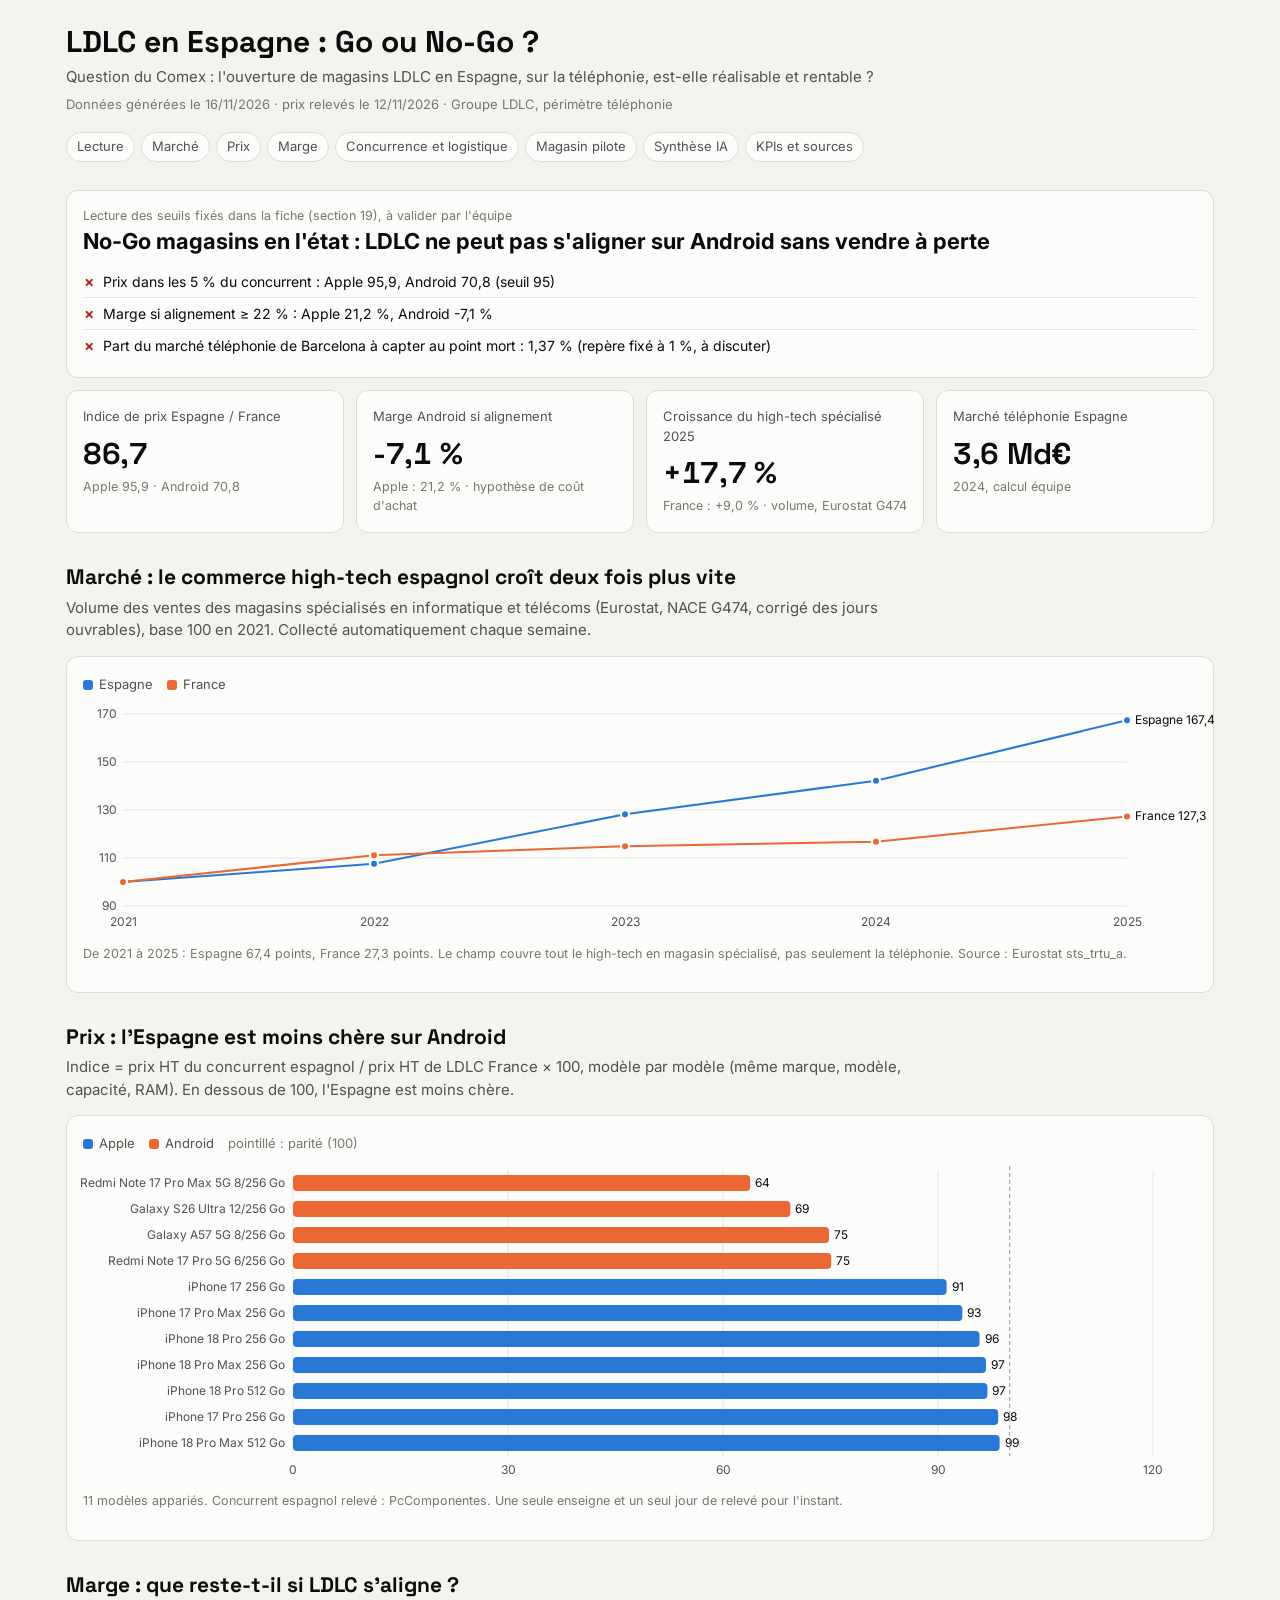
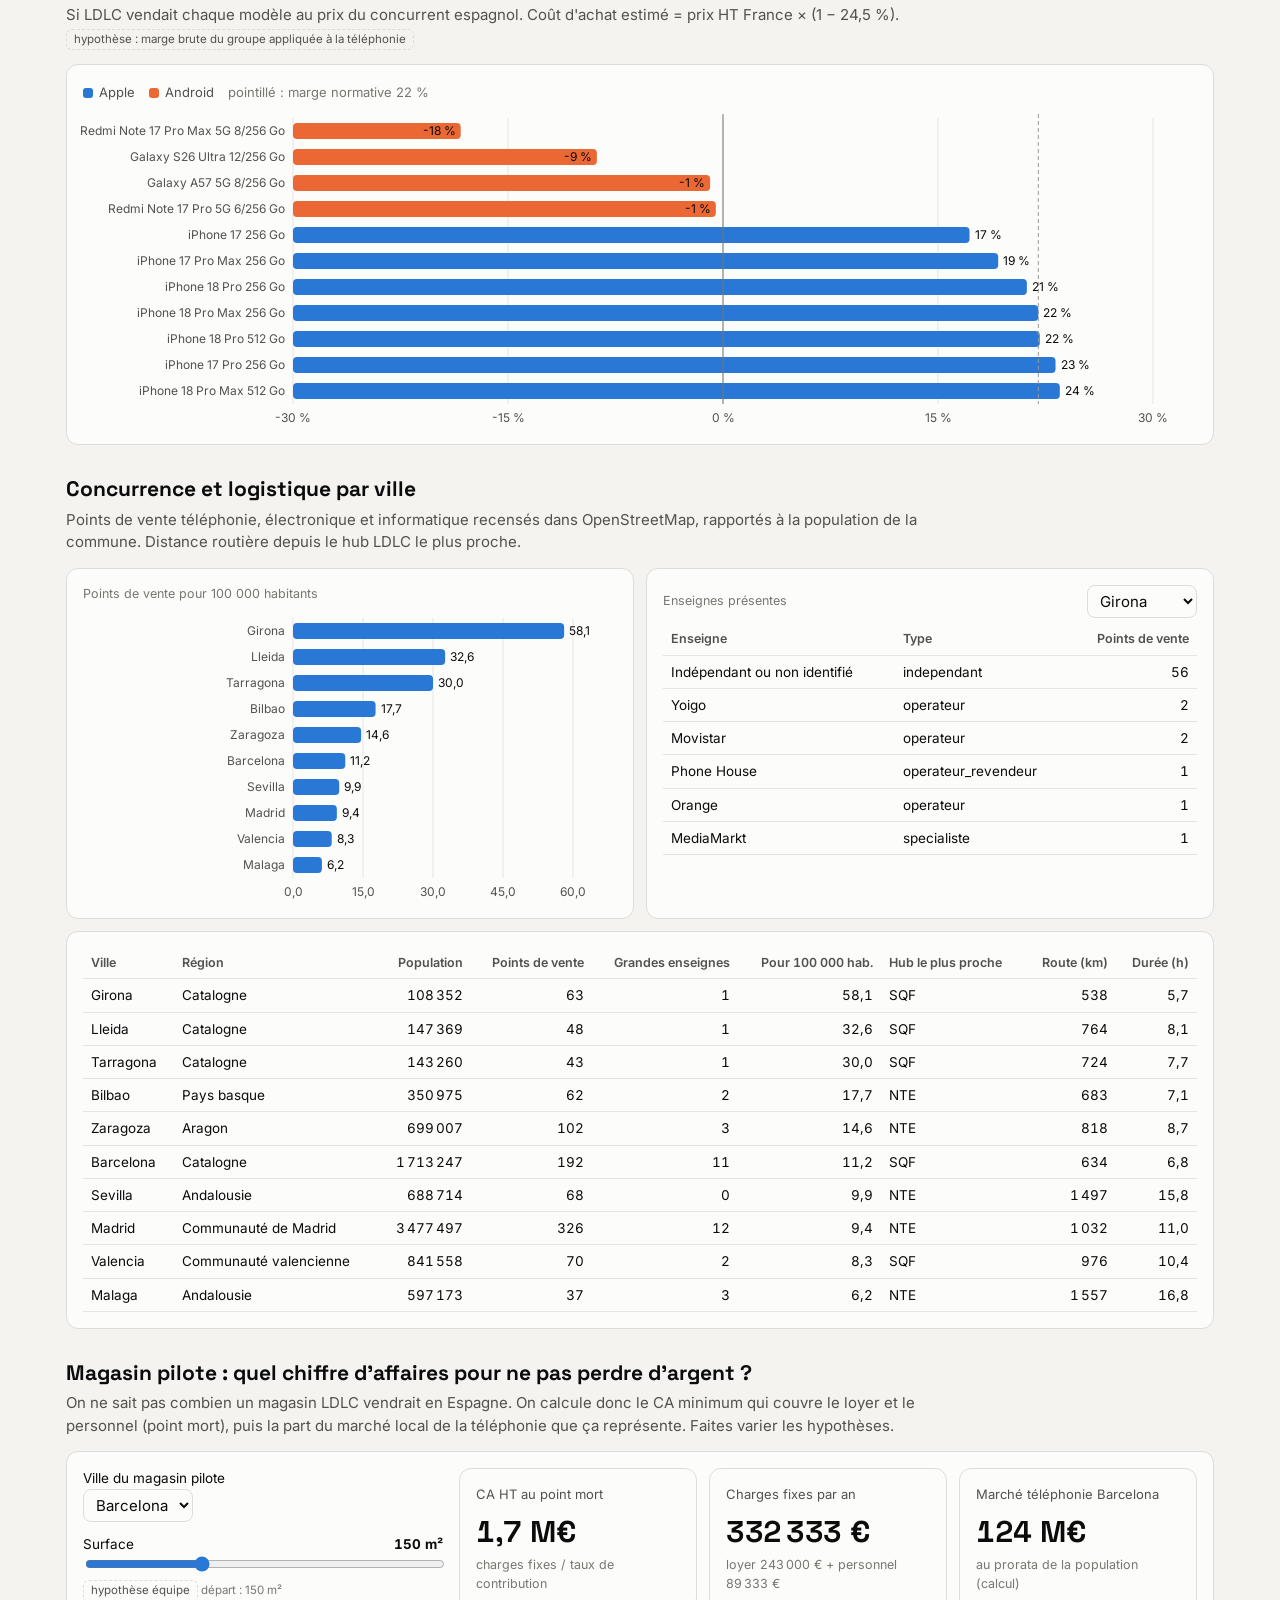
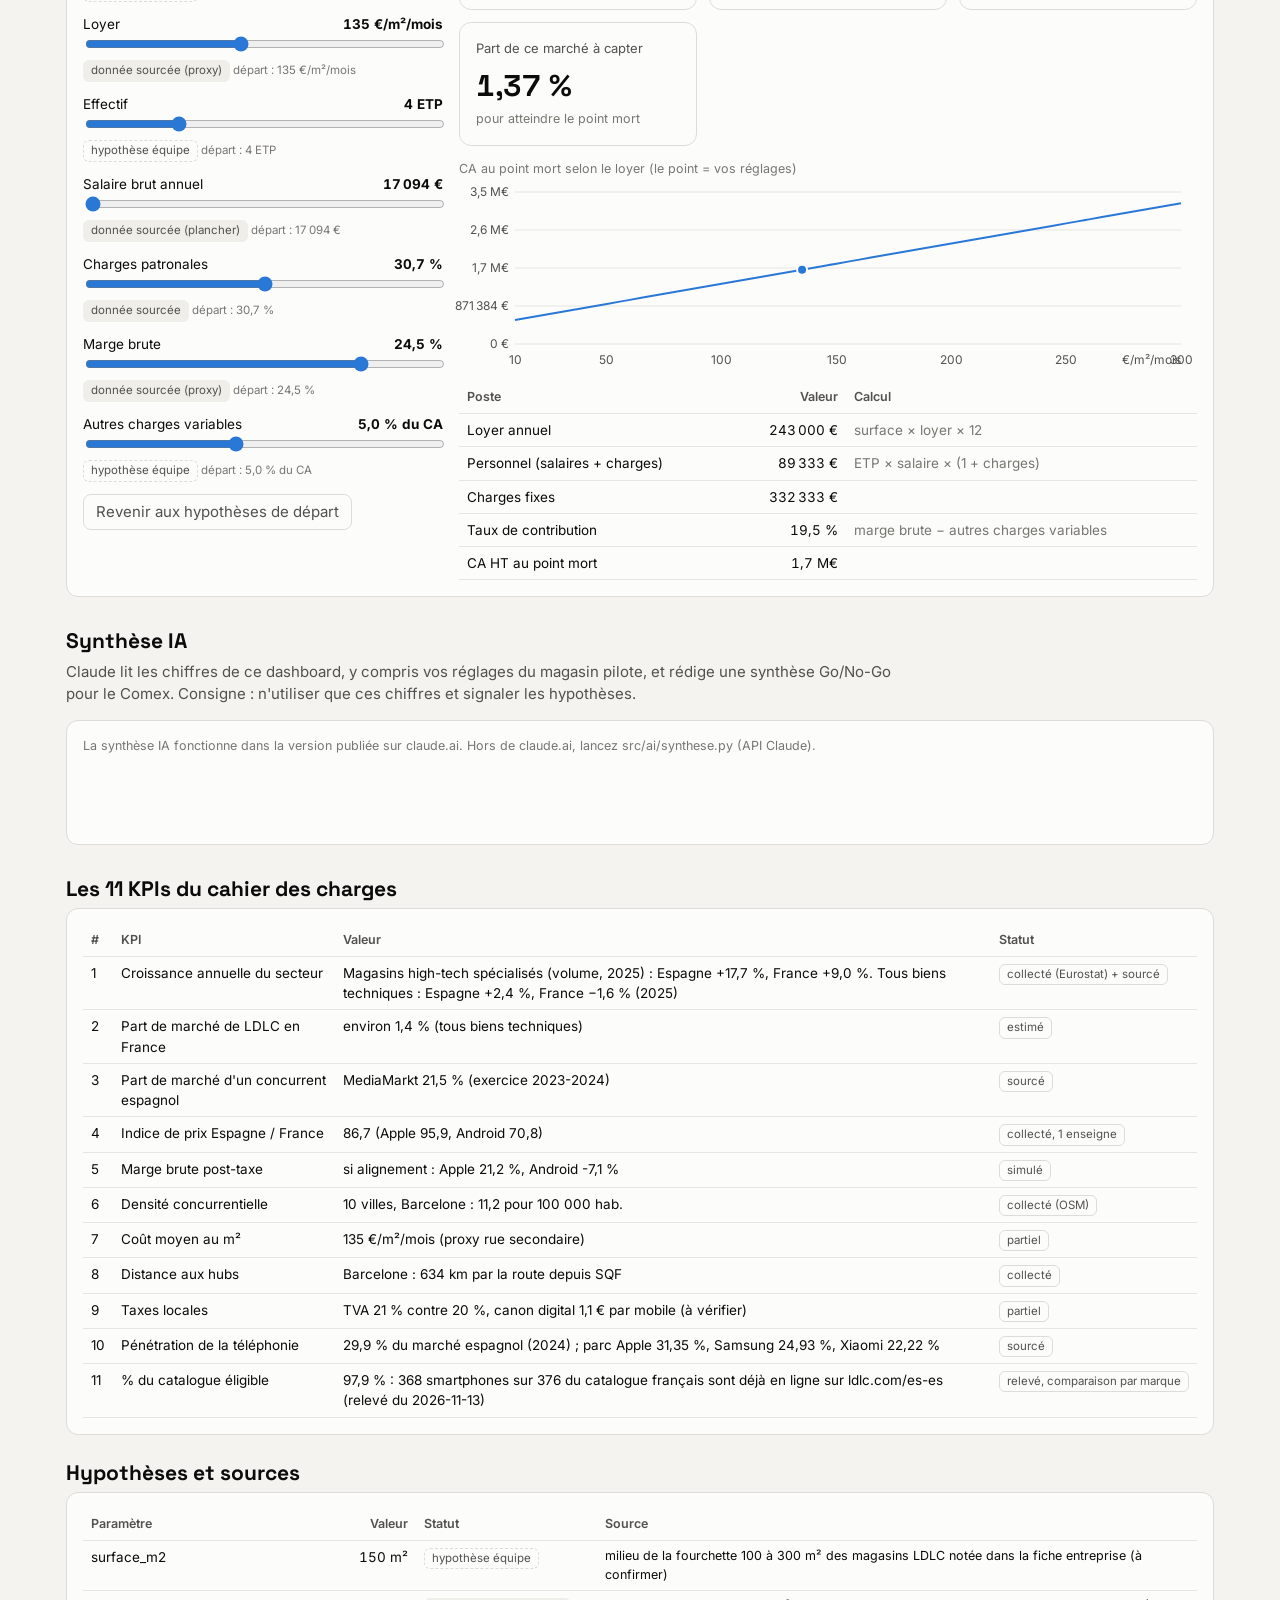
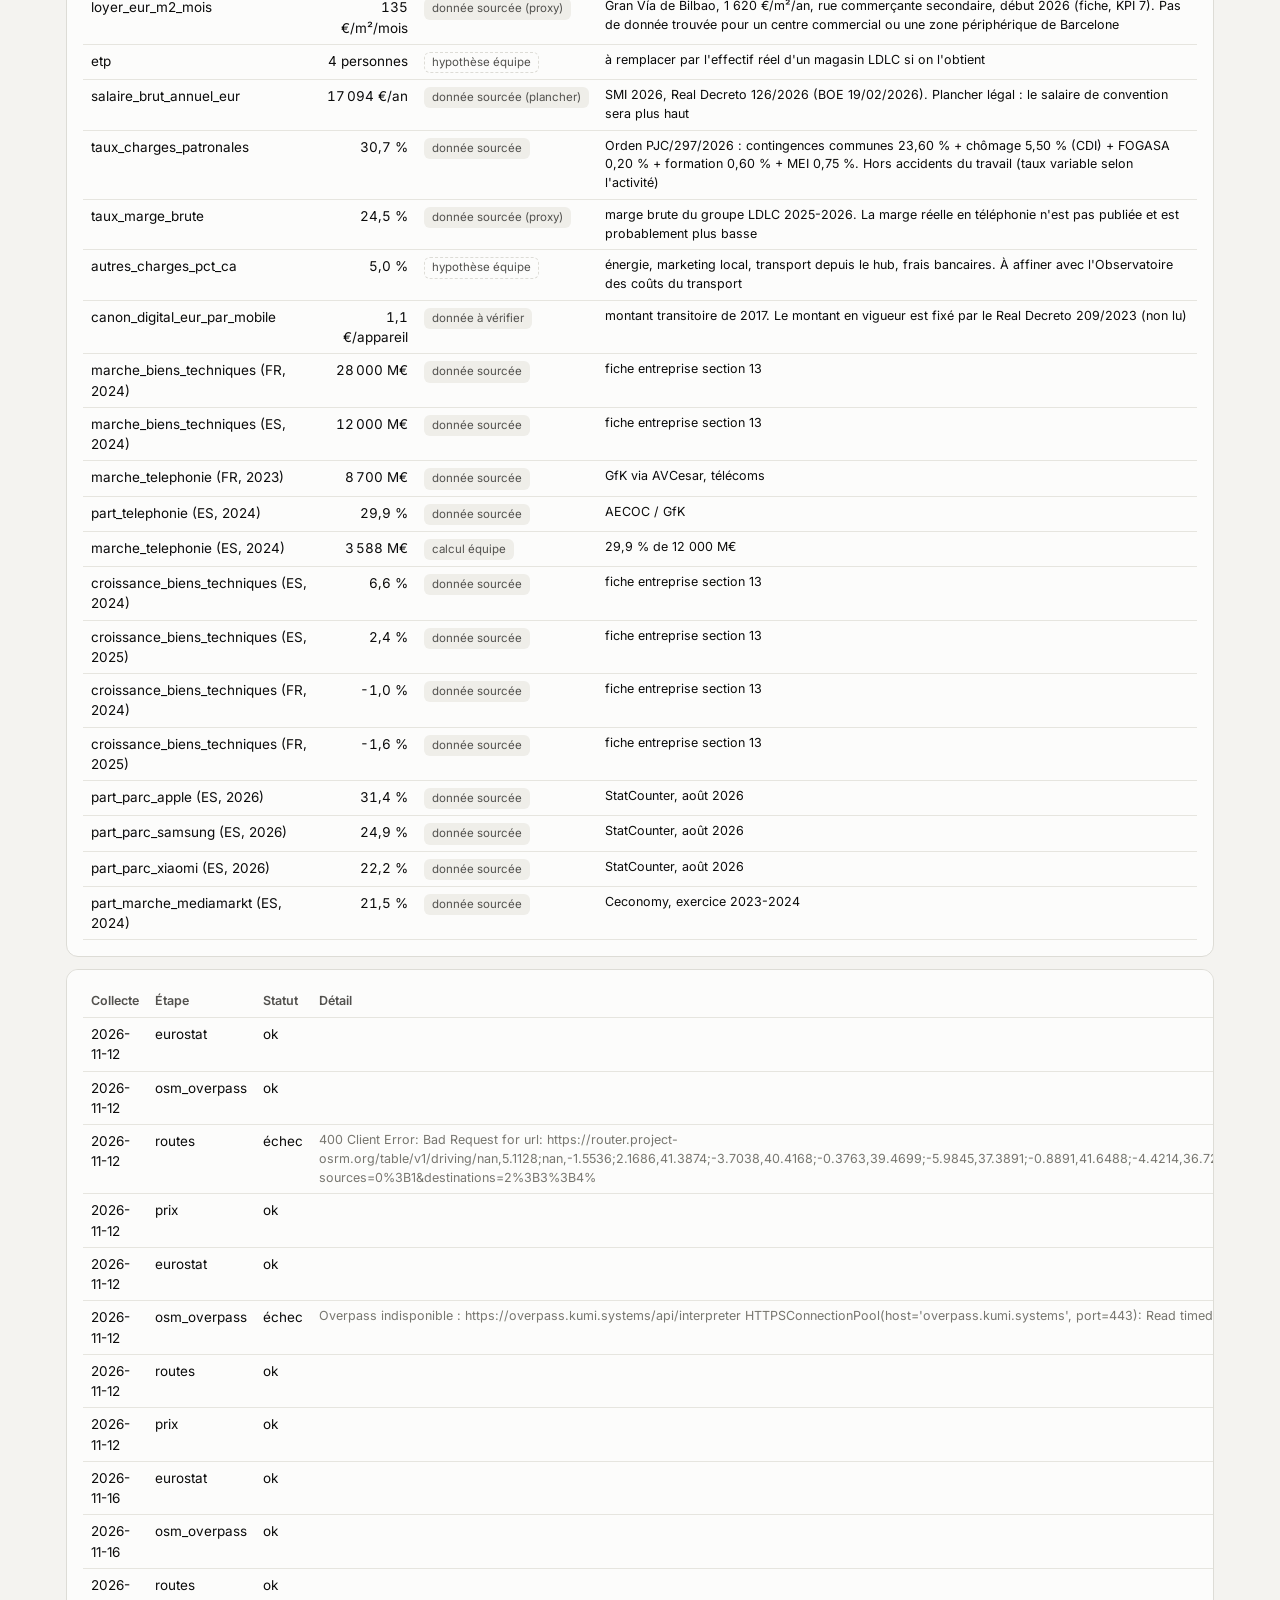
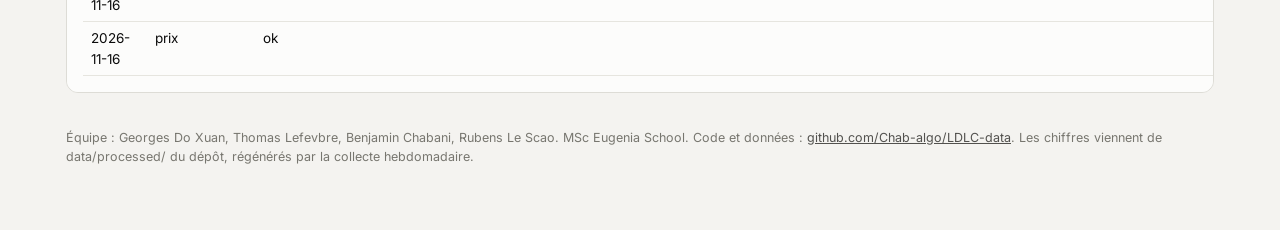
<file: dashboard/index.html>
<!DOCTYPE html>
<html lang="fr">
<head>
<meta charset="utf-8">
<meta name="viewport" content="width=device-width, initial-scale=1">
<title>LDLC en Espagne : Go ou No-Go ?</title>
<link rel="stylesheet" href="https://fonts.googleapis.com/css2?family=Inter:wght@400..700&family=Space+Grotesk:wght@400..700&display=swap">
<style>
.viz-root{
  color-scheme:light;
  --surface-0:#f4f3f0; --surface-1:#fcfcfb; --surface-2:#efeee9; --border:#dddcd6;
  --text-primary:#0b0b0b; --text-secondary:#52514e; --text-muted:#77766f;
  --series-1:#2a78d6; --series-2:#eb6834; --grid:#e6e5df; --ref:#9b9a92;
  --good:#1d7a33; --bad:#b3261e; --warn:#8a5a00; --accent:#2a78d6;
}
@media (prefers-color-scheme: dark){
  :root:where(:not([data-theme="light"])) .viz-root{
    color-scheme:dark;
    --surface-0:#121211; --surface-1:#1a1a19; --surface-2:#242422; --border:#34332f;
    --text-primary:#f0efec; --text-secondary:#c3c2b7; --text-muted:#99988f;
    --series-1:#3987e5; --series-2:#d95926; --grid:#2c2c29; --ref:#77766f;
    --good:#5cc47a; --bad:#ff8a80; --warn:#e0b04a; --accent:#3987e5;
  }
}
:root[data-theme="dark"] .viz-root{
  color-scheme:dark;
  --surface-0:#121211; --surface-1:#1a1a19; --surface-2:#242422; --border:#34332f;
  --text-primary:#f0efec; --text-secondary:#c3c2b7; --text-muted:#99988f;
  --series-1:#3987e5; --series-2:#d95926; --grid:#2c2c29; --ref:#77766f;
  --good:#5cc47a; --bad:#ff8a80; --warn:#e0b04a; --accent:#3987e5;
}
*{box-sizing:border-box}
body{margin:0}
.viz-root{background:var(--surface-0);color:var(--text-primary);font:15px/1.5 Inter,system-ui,-apple-system,"Segoe UI",Roboto,sans-serif;min-height:100vh}
.wrap{max-width:1180px;margin:0 auto;padding:24px 16px 64px}
header h1{font-family:"Space Grotesk",Inter,sans-serif;font-size:30px;line-height:1.2;margin:0 0 6px}
header p{margin:0;color:var(--text-secondary)}
.meta{font-size:13px;color:var(--text-muted);margin-top:6px}
nav{display:flex;flex-wrap:wrap;gap:6px;margin:18px 0 8px}
nav a{font-size:13px;color:var(--text-secondary);text-decoration:none;border:1px solid var(--border);border-radius:999px;padding:4px 10px;background:var(--surface-1)}
nav a:hover{color:var(--text-primary);border-color:var(--text-muted)}
section{margin-top:28px}
h2{font-family:"Space Grotesk",Inter,sans-serif;font-size:21px;margin:0 0 4px}
.lede{color:var(--text-secondary);margin:0 0 14px;max-width:860px}
.card{background:var(--surface-1);border:1px solid var(--border);border-radius:12px;padding:16px}
.grid{display:grid;gap:12px}
.g4{grid-template-columns:repeat(auto-fit,minmax(200px,1fr))}
.g2{grid-template-columns:repeat(auto-fit,minmax(340px,1fr))}
.tile .lab{font-size:13px;color:var(--text-secondary)}
.tile .val{font-family:"Space Grotesk",Inter,sans-serif;font-size:30px;font-weight:650;letter-spacing:-.01em;margin:4px 0 2px;font-variant-numeric:tabular-nums}
.tile .sub{font-size:12.5px;color:var(--text-muted)}
.tag{display:inline-block;font-size:11.5px;border-radius:6px;padding:1px 7px;border:1px solid var(--border);color:var(--text-secondary);white-space:nowrap}
.tag.src{border-color:transparent;background:var(--surface-2)}
.tag.hyp{border-style:dashed}
.verdict{display:flex;gap:16px;align-items:flex-start;flex-wrap:wrap}
.verdict .big{font-size:22px;font-weight:700}
.checks{list-style:none;margin:8px 0 0;padding:0}
.checks li{display:flex;gap:8px;padding:5px 0;border-top:1px solid var(--grid);font-size:14px}
.checks li:first-child{border-top:0}
.ok{color:var(--good);font-weight:700}.ko{color:var(--bad);font-weight:700}.na{color:var(--warn);font-weight:700}
.chart{width:100%}
.chart svg{display:block;width:100%;height:auto;overflow:visible}
.axis text,.lbl{fill:var(--text-secondary);font-size:12px}
.lbl.strong{fill:var(--text-primary)}
.gridline{stroke:var(--grid)}
.refline{stroke:var(--ref);stroke-dasharray:4 3}
.legend{display:flex;gap:14px;font-size:13px;color:var(--text-secondary);margin:2px 0 8px;flex-wrap:wrap}
.legend i{display:inline-block;width:10px;height:10px;border-radius:3px;margin-right:6px;vertical-align:-1px}
table{border-collapse:collapse;width:100%;font-size:13.5px}
th,td{text-align:left;padding:6px 8px;border-bottom:1px solid var(--grid);vertical-align:top}
th{color:var(--text-secondary);font-weight:600;font-size:12.5px}
td.num,th.num{text-align:right;font-variant-numeric:tabular-nums}
.tablewrap{overflow-x:auto}
.sim{display:grid;grid-template-columns:minmax(260px,360px) 1fr;gap:16px}
@media (max-width:760px){.sim{grid-template-columns:1fr}}
.ctl{margin-bottom:12px}
.ctl label{display:flex;justify-content:space-between;font-size:13.5px;gap:8px}
.ctl label b{font-variant-numeric:tabular-nums}
.ctl input[type=range]{width:100%;accent-color:var(--accent)}
.ctl .note{font-size:11.5px;color:var(--text-muted);margin-top:2px}
select,button{font:inherit}
select{background:var(--surface-1);color:var(--text-primary);border:1px solid var(--border);border-radius:8px;padding:5px 8px}
button.primary{background:var(--accent);color:#fff;border:0;border-radius:8px;padding:9px 16px;font-weight:600;cursor:pointer}
button.primary:disabled{opacity:.55;cursor:default}
button.ghost{background:transparent;color:var(--text-secondary);border:1px solid var(--border);border-radius:8px;padding:6px 12px;cursor:pointer}
.ia{white-space:pre-wrap;line-height:1.6;min-height:60px}
.muted{color:var(--text-muted)}
.small{font-size:12.5px}
#tip{position:fixed;pointer-events:none;background:var(--surface-1);color:var(--text-primary);border:1px solid var(--border);border-radius:8px;padding:7px 9px;font-size:12.5px;box-shadow:0 4px 16px rgba(0,0,0,.12);opacity:0;transition:opacity .08s;max-width:260px;z-index:10}
#tip b{display:block;margin-bottom:2px}
footer{margin-top:36px;font-size:12.5px;color:var(--text-muted)}
footer a{color:var(--text-secondary)}
</style>
</head>
<body>
<div class="viz-root">
<div class="wrap">
<header>
  <h1>LDLC en Espagne : Go ou No-Go ?</h1>
  <p>Question du Comex : l'ouverture de magasins LDLC en Espagne, sur la téléphonie, est-elle réalisable et rentable ?</p>
  <div class="meta" id="meta"></div>
</header>
<nav>
  <a href="#verdict">Lecture</a><a href="#marche">Marché</a><a href="#prix">Prix</a><a href="#marge">Marge</a>
  <a href="#concurrence">Concurrence et logistique</a><a href="#pilote">Magasin pilote</a>
  <a href="#ia">Synthèse IA</a><a href="#kpis">KPIs et sources</a>
</nav>

<section id="verdict">
  <div class="card verdict">
    <div style="flex:1 1 320px">
      <div class="lab small muted">Lecture des seuils fixés dans la fiche (section 19), à valider par l'équipe</div>
      <div class="big" id="verdictText">…</div>
      <ul class="checks" id="checks"></ul>
    </div>
  </div>
  <div class="grid g4" style="margin-top:12px" id="tiles"></div>
</section>

<section id="marche">
  <h2>Marché : le commerce high-tech espagnol croît deux fois plus vite</h2>
  <p class="lede">Volume des ventes des magasins spécialisés en informatique et télécoms (Eurostat, NACE G474, corrigé des jours ouvrables), base 100 en 2021. Collecté automatiquement chaque semaine.</p>
  <div class="card">
    <div class="legend"><span><i style="background:var(--series-1)"></i>Espagne</span><span><i style="background:var(--series-2)"></i>France</span></div>
    <div class="chart" id="chartMarche"></div>
    <p class="small muted" id="marcheNote"></p>
  </div>
</section>

<section id="prix">
  <h2>Prix : l'Espagne est moins chère sur Android</h2>
  <p class="lede">Indice = prix HT du concurrent espagnol / prix HT de LDLC France × 100, modèle par modèle (même marque, modèle, capacité, RAM). En dessous de 100, l'Espagne est moins chère.</p>
  <div class="card">
    <div class="legend"><span><i style="background:var(--series-1)"></i>Apple</span><span><i style="background:var(--series-2)"></i>Android</span><span class="muted">pointillé : parité (100)</span></div>
    <div class="chart" id="chartIndice"></div>
    <p class="small muted" id="prixNote"></p>
  </div>
</section>

<section id="marge">
  <h2>Marge : que reste-t-il si LDLC s'aligne ?</h2>
  <p class="lede">Si LDLC vendait chaque modèle au prix du concurrent espagnol. Coût d'achat estimé = prix HT France × (1 − <span id="tauxMarge"></span>). <span class="tag hyp">hypothèse : marge brute du groupe appliquée à la téléphonie</span></p>
  <div class="card">
    <div class="legend"><span><i style="background:var(--series-1)"></i>Apple</span><span><i style="background:var(--series-2)"></i>Android</span><span class="muted">pointillé : marge normative 22 %</span></div>
    <div class="chart" id="chartMarge"></div>
  </div>
</section>

<section id="concurrence">
  <h2>Concurrence et logistique par ville</h2>
  <p class="lede">Points de vente téléphonie, électronique et informatique recensés dans OpenStreetMap, rapportés à la population de la commune. Distance routière depuis le hub LDLC le plus proche.</p>
  <div class="grid g2">
    <div class="card">
      <div class="small muted" style="margin-bottom:6px">Points de vente pour 100 000 habitants</div>
      <div class="chart" id="chartDensite"></div>
    </div>
    <div class="card">
      <div style="display:flex;justify-content:space-between;align-items:center;gap:8px;margin-bottom:6px">
        <span class="small muted">Enseignes présentes</span>
        <select id="villeConc" aria-label="Ville"></select>
      </div>
      <div class="tablewrap"><table id="tabEnseignes"></table></div>
    </div>
  </div>
  <div class="card tablewrap" style="margin-top:12px"><table id="tabVilles"></table></div>
</section>

<section id="pilote">
  <h2>Magasin pilote : quel chiffre d'affaires pour ne pas perdre d'argent ?</h2>
  <p class="lede">On ne sait pas combien un magasin LDLC vendrait en Espagne. On calcule donc le CA minimum qui couvre le loyer et le personnel (point mort), puis la part du marché local de la téléphonie que ça représente. Faites varier les hypothèses.</p>
  <div class="card sim">
    <div id="controls"></div>
    <div>
      <div class="grid g4" id="simTiles"></div>
      <div class="small muted" style="margin:14px 0 4px">CA au point mort selon le loyer (le point = vos réglages)</div>
      <div class="chart" id="chartLoyer"></div>
      <div class="tablewrap" style="margin-top:10px"><table id="tabPnl"></table></div>
    </div>
  </div>
</section>

<section id="ia">
  <h2>Synthèse IA</h2>
  <p class="lede">Claude lit les chiffres de ce dashboard, y compris vos réglages du magasin pilote, et rédige une synthèse Go/No-Go pour le Comex. Consigne : n'utiliser que ces chiffres et signaler les hypothèses.</p>
  <div class="card">
    <div style="display:flex;gap:8px;flex-wrap:wrap;align-items:center">
      <button class="primary" id="btnIA">Générer la synthèse</button>
      <button class="ghost" id="btnCopy" hidden>Copier</button>
      <span class="small muted" id="iaStatus"></span>
    </div>
    <div class="ia" id="iaOut" style="margin-top:12px"></div>
  </div>
</section>

<section id="kpis">
  <h2>Les 11 KPIs du cahier des charges</h2>
  <div class="card tablewrap"><table id="tabKpis"></table></div>
  <h2 style="margin-top:22px">Hypothèses et sources</h2>
  <div class="card tablewrap"><table id="tabHyp"></table></div>
  <div class="card tablewrap" style="margin-top:12px" id="journalWrap"><table id="tabJournal"></table></div>
</section>

<footer>
  Équipe : Georges Do Xuan, Thomas Lefevbre, Benjamin Chabani, Rubens Le Scao. MSc Eugenia School.
  Code et données : <a href="https://github.com/Chab-algo/LDLC-data">github.com/Chab-algo/LDLC-data</a>.
  Les chiffres viennent de data/processed/ du dépôt, régénérés par la collecte hebdomadaire.
</footer>
</div>
<div id="tip" role="tooltip"></div>
</div>

<script>
const DATA = {"genere_le": "2026-11-16", "indice_prix": [{"modele": "iPhone 17 256 Go", "marque": "Apple", "famille": "Apple", "segment": "haut", "concurrent_es": "PcComponentes", "prix_ttc_ldlc_fr": 1119.0, "prix_ttc_es": 1029.0, "prix_ht_ldlc_fr": 932.5, "prix_ht_es": 850.41, "pvpr_es": 1109.0, "indice_es_vs_fr": 91.2}, {"modele": "iPhone 17 Pro 256 Go", "marque": "Apple", "famille": "Apple", "segment": "premium", "concurrent_es": "PcComponentes", "prix_ttc_ldlc_fr": 1229.0, "prix_ttc_es": 1219.0, "prix_ht_ldlc_fr": 1024.17, "prix_ht_es": 1007.44, "pvpr_es": 1319.0, "indice_es_vs_fr": 98.4}, {"modele": "iPhone 17 Pro Max 256 Go", "marque": "Apple", "famille": "Apple", "segment": "premium", "concurrent_es": "PcComponentes", "prix_ttc_ldlc_fr": 1379.0, "prix_ttc_es": 1299.0, "prix_ht_ldlc_fr": 1149.17, "prix_ht_es": 1073.55, "pvpr_es": 1469.0, "indice_es_vs_fr": 93.4}, {"modele": "iPhone 18 Pro 256 Go", "marque": "Apple", "famille": "Apple", "segment": "premium", "concurrent_es": "PcComponentes", "prix_ttc_ldlc_fr": 1479.0, "prix_ttc_es": 1429.0, "prix_ht_ldlc_fr": 1232.5, "prix_ht_es": 1180.99, "pvpr_es": 1469.0, "indice_es_vs_fr": 95.8}, {"modele": "iPhone 18 Pro 512 Go", "marque": "Apple", "famille": "Apple", "segment": "premium", "concurrent_es": "PcComponentes", "prix_ttc_ldlc_fr": 1729.0, "prix_ttc_es": 1689.0, "prix_ht_ldlc_fr": 1440.83, "prix_ht_es": 1395.87, "pvpr_es": 1719.0, "indice_es_vs_fr": 96.9}, {"modele": "iPhone 18 Pro Max 256 Go", "marque": "Apple", "famille": "Apple", "segment": "premium", "concurrent_es": "PcComponentes", "prix_ttc_ldlc_fr": 1629.0, "prix_ttc_es": 1589.0, "prix_ht_ldlc_fr": 1357.5, "prix_ht_es": 1313.22, "pvpr_es": 1619.0, "indice_es_vs_fr": 96.7}, {"modele": "iPhone 18 Pro Max 512 Go", "marque": "Apple", "famille": "Apple", "segment": "premium", "concurrent_es": "PcComponentes", "prix_ttc_ldlc_fr": 1879.0, "prix_ttc_es": 1869.0, "prix_ht_ldlc_fr": 1565.83, "prix_ht_es": 1544.63, "pvpr_es": null, "indice_es_vs_fr": 98.6}, {"modele": "Galaxy S26 Ultra 12/256 Go", "marque": "Samsung", "famille": "Android", "segment": "premium", "concurrent_es": "PcComponentes", "prix_ttc_ldlc_fr": 1569.95, "prix_ttc_es": 1099.0, "prix_ht_ldlc_fr": 1308.29, "prix_ht_es": 908.26, "pvpr_es": 1549.0, "indice_es_vs_fr": 69.4}, {"modele": "Galaxy A57 5G 8/256 Go", "marque": "Samsung", "famille": "Android", "segment": "milieu", "concurrent_es": "PcComponentes", "prix_ttc_ldlc_fr": 569.95, "prix_ttc_es": 429.99, "prix_ht_ldlc_fr": 474.96, "prix_ht_es": 355.36, "pvpr_es": 499.99, "indice_es_vs_fr": 74.8}, {"modele": "Redmi Note 17 Pro 5G 6/256 Go", "marque": "Xiaomi", "famille": "Android", "segment": "milieu", "concurrent_es": "PcComponentes", "prix_ttc_ldlc_fr": 399.95, "prix_ttc_es": 302.82, "prix_ht_ldlc_fr": 333.29, "prix_ht_es": 250.26, "pvpr_es": 479.99, "indice_es_vs_fr": 75.1}, {"modele": "Redmi Note 17 Pro Max 5G 8/256 Go", "marque": "Xiaomi", "famille": "Android", "segment": "milieu", "concurrent_es": "PcComponentes", "prix_ttc_ldlc_fr": 599.95, "prix_ttc_es": 386.19, "prix_ht_ldlc_fr": 499.96, "prix_ht_es": 319.17, "pvpr_es": 409.36, "indice_es_vs_fr": 63.8}], "indice_synthese": [{"perimetre": "Tous modèles", "nb_modeles": 11, "indice": 86.7}, {"perimetre": "Apple", "nb_modeles": 7, "indice": 95.9}, {"perimetre": "Android", "nb_modeles": 4, "indice": 70.8}], "marge_si_alignement": [{"modele": "iPhone 17 256 Go", "famille": "Apple", "prix_ht_ldlc_fr": 932.5, "prix_ht_es": 850.41, "cout_achat_estime_ht": 704.038, "marge_si_alignement": 0.172}, {"modele": "iPhone 17 Pro 256 Go", "famille": "Apple", "prix_ht_ldlc_fr": 1024.17, "prix_ht_es": 1007.44, "cout_achat_estime_ht": 773.248, "marge_si_alignement": 0.232}, {"modele": "iPhone 17 Pro Max 256 Go", "famille": "Apple", "prix_ht_ldlc_fr": 1149.17, "prix_ht_es": 1073.55, "cout_achat_estime_ht": 867.623, "marge_si_alignement": 0.192}, {"modele": "iPhone 18 Pro 256 Go", "famille": "Apple", "prix_ht_ldlc_fr": 1232.5, "prix_ht_es": 1180.99, "cout_achat_estime_ht": 930.538, "marge_si_alignement": 0.212}, {"modele": "iPhone 18 Pro 512 Go", "famille": "Apple", "prix_ht_ldlc_fr": 1440.83, "prix_ht_es": 1395.87, "cout_achat_estime_ht": 1087.827, "marge_si_alignement": 0.221}, {"modele": "iPhone 18 Pro Max 256 Go", "famille": "Apple", "prix_ht_ldlc_fr": 1357.5, "prix_ht_es": 1313.22, "cout_achat_estime_ht": 1024.912, "marge_si_alignement": 0.22}, {"modele": "iPhone 18 Pro Max 512 Go", "famille": "Apple", "prix_ht_ldlc_fr": 1565.83, "prix_ht_es": 1544.63, "cout_achat_estime_ht": 1182.202, "marge_si_alignement": 0.235}, {"modele": "Galaxy S26 Ultra 12/256 Go", "famille": "Android", "prix_ht_ldlc_fr": 1308.29, "prix_ht_es": 908.26, "cout_achat_estime_ht": 987.759, "marge_si_alignement": -0.088}, {"modele": "Galaxy A57 5G 8/256 Go", "famille": "Android", "prix_ht_ldlc_fr": 474.96, "prix_ht_es": 355.36, "cout_achat_estime_ht": 358.595, "marge_si_alignement": -0.009}, {"modele": "Redmi Note 17 Pro 5G 6/256 Go", "famille": "Android", "prix_ht_ldlc_fr": 333.29, "prix_ht_es": 250.26, "cout_achat_estime_ht": 251.634, "marge_si_alignement": -0.005}, {"modele": "Redmi Note 17 Pro Max 5G 8/256 Go", "famille": "Android", "prix_ht_ldlc_fr": 499.96, "prix_ht_es": 319.17, "cout_achat_estime_ht": 377.47, "marge_si_alignement": -0.183}], "densite": [{"ville": "Girona", "region": "Catalogne", "population": 108352, "hub_le_plus_proche": "SQF", "distance_route_km": 537.9, "duree_route_h": 5.72, "nb_points_de_vente": 63.0, "nb_grandes_enseignes": 1.0, "points_de_vente_pour_100k_hab": 58.1}, {"ville": "Lleida", "region": "Catalogne", "population": 147369, "hub_le_plus_proche": "SQF", "distance_route_km": 764.0, "duree_route_h": 8.12, "nb_points_de_vente": 48.0, "nb_grandes_enseignes": 1.0, "points_de_vente_pour_100k_hab": 32.6}, {"ville": "Tarragona", "region": "Catalogne", "population": 143260, "hub_le_plus_proche": "SQF", "distance_route_km": 724.4, "duree_route_h": 7.68, "nb_points_de_vente": 43.0, "nb_grandes_enseignes": 1.0, "points_de_vente_pour_100k_hab": 30.0}, {"ville": "Bilbao", "region": "Pays basque", "population": 350975, "hub_le_plus_proche": "NTE", "distance_route_km": 682.8, "duree_route_h": 7.13, "nb_points_de_vente": 62.0, "nb_grandes_enseignes": 2.0, "points_de_vente_pour_100k_hab": 17.7}, {"ville": "Zaragoza", "region": "Aragon", "population": 699007, "hub_le_plus_proche": "NTE", "distance_route_km": 818.0, "duree_route_h": 8.74, "nb_points_de_vente": 102.0, "nb_grandes_enseignes": 3.0, "points_de_vente_pour_100k_hab": 14.6}, {"ville": "Barcelona", "region": "Catalogne", "population": 1713247, "hub_le_plus_proche": "SQF", "distance_route_km": 634.2, "duree_route_h": 6.79, "nb_points_de_vente": 192.0, "nb_grandes_enseignes": 11.0, "points_de_vente_pour_100k_hab": 11.2}, {"ville": "Sevilla", "region": "Andalousie", "population": 688714, "hub_le_plus_proche": "NTE", "distance_route_km": 1497.0, "duree_route_h": 15.8, "nb_points_de_vente": 68.0, "nb_grandes_enseignes": 0.0, "points_de_vente_pour_100k_hab": 9.9}, {"ville": "Madrid", "region": "Communauté de Madrid", "population": 3477497, "hub_le_plus_proche": "NTE", "distance_route_km": 1031.5, "duree_route_h": 10.99, "nb_points_de_vente": 326.0, "nb_grandes_enseignes": 12.0, "points_de_vente_pour_100k_hab": 9.4}, {"ville": "Valencia", "region": "Communauté valencienne", "population": 841558, "hub_le_plus_proche": "SQF", "distance_route_km": 975.7, "duree_route_h": 10.43, "nb_points_de_vente": 70.0, "nb_grandes_enseignes": 2.0, "points_de_vente_pour_100k_hab": 8.3}, {"ville": "Malaga", "region": "Andalousie", "population": 597173, "hub_le_plus_proche": "NTE", "distance_route_km": 1556.5, "duree_route_h": 16.83, "nb_points_de_vente": 37.0, "nb_grandes_enseignes": 3.0, "points_de_vente_pour_100k_hab": 6.2}], "concurrents": [{"ville": "Barcelona", "enseigne": "Indépendant ou non identifié", "type": "independant", "nb": 174.0}, {"ville": "Barcelona", "enseigne": "Fnac", "type": "specialiste", "nb": 5.0}, {"ville": "Barcelona", "enseigne": "MediaMarkt", "type": "specialiste", "nb": 5.0}, {"ville": "Barcelona", "enseigne": "Samsung", "type": "marque", "nb": 2.0}, {"ville": "Barcelona", "enseigne": "Apple", "type": "marque", "nb": 2.0}, {"ville": "Barcelona", "enseigne": "Phone House", "type": "operateur_revendeur", "nb": 2.0}, {"ville": "Barcelona", "enseigne": "Orange", "type": "operateur", "nb": 1.0}, {"ville": "Barcelona", "enseigne": "PcComponentes", "type": "specialiste", "nb": 1.0}, {"ville": "Bilbao", "enseigne": "Indépendant ou non identifié", "type": "independant", "nb": 57.0}, {"ville": "Bilbao", "enseigne": "Phone House", "type": "operateur_revendeur", "nb": 2.0}, {"ville": "Bilbao", "enseigne": "MediaMarkt", "type": "specialiste", "nb": 1.0}, {"ville": "Bilbao", "enseigne": "Vodafone", "type": "operateur", "nb": 1.0}, {"ville": "Bilbao", "enseigne": "Fnac", "type": "specialiste", "nb": 1.0}, {"ville": "Girona", "enseigne": "Indépendant ou non identifié", "type": "independant", "nb": 56.0}, {"ville": "Girona", "enseigne": "Yoigo", "type": "operateur", "nb": 2.0}, {"ville": "Girona", "enseigne": "Movistar", "type": "operateur", "nb": 2.0}, {"ville": "Girona", "enseigne": "Phone House", "type": "operateur_revendeur", "nb": 1.0}, {"ville": "Girona", "enseigne": "Orange", "type": "operateur", "nb": 1.0}, {"ville": "Girona", "enseigne": "MediaMarkt", "type": "specialiste", "nb": 1.0}, {"ville": "Lleida", "enseigne": "Indépendant ou non identifié", "type": "independant", "nb": 46.0}, {"ville": "Lleida", "enseigne": "Yoigo", "type": "operateur", "nb": 1.0}, {"ville": "Lleida", "enseigne": "MediaMarkt", "type": "specialiste", "nb": 1.0}, {"ville": "Madrid", "enseigne": "Indépendant ou non identifié", "type": "independant", "nb": 292.0}, {"ville": "Madrid", "enseigne": "MediaMarkt", "type": "specialiste", "nb": 8.0}, {"ville": "Madrid", "enseigne": "Orange", "type": "operateur", "nb": 5.0}, {"ville": "Madrid", "enseigne": "Movistar", "type": "operateur", "nb": 4.0}, {"ville": "Madrid", "enseigne": "Samsung", "type": "marque", "nb": 4.0}, {"ville": "Madrid", "enseigne": "Vodafone", "type": "operateur", "nb": 3.0}, {"ville": "Madrid", "enseigne": "Phone House", "type": "operateur_revendeur", "nb": 3.0}, {"ville": "Madrid", "enseigne": "Fnac", "type": "specialiste", "nb": 2.0}, {"ville": "Madrid", "enseigne": "Apple", "type": "marque", "nb": 2.0}, {"ville": "Madrid", "enseigne": "El Corte Inglés", "type": "generaliste", "nb": 1.0}, {"ville": "Madrid", "enseigne": "PcComponentes", "type": "specialiste", "nb": 1.0}, {"ville": "Madrid", "enseigne": "Xiaomi", "type": "marque", "nb": 1.0}, {"ville": "Malaga", "enseigne": "Indépendant ou non identifié", "type": "independant", "nb": 30.0}, {"ville": "Malaga", "enseigne": "MediaMarkt", "type": "specialiste", "nb": 2.0}, {"ville": "Malaga", "enseigne": "Vodafone", "type": "operateur", "nb": 1.0}, {"ville": "Malaga", "enseigne": "Orange", "type": "operateur", "nb": 1.0}, {"ville": "Malaga", "enseigne": "Worten", "type": "specialiste", "nb": 1.0}, {"ville": "Malaga", "enseigne": "Phone House", "type": "operateur_revendeur", "nb": 1.0}, {"ville": "Malaga", "enseigne": "Movistar", "type": "operateur", "nb": 1.0}, {"ville": "Sevilla", "enseigne": "Indépendant ou non identifié", "type": "independant", "nb": 65.0}, {"ville": "Sevilla", "enseigne": "Phone House", "type": "operateur_revendeur", "nb": 2.0}, {"ville": "Sevilla", "enseigne": "Yoigo", "type": "operateur", "nb": 1.0}, {"ville": "Tarragona", "enseigne": "Indépendant ou non identifié", "type": "independant", "nb": 38.0}, {"ville": "Tarragona", "enseigne": "Movistar", "type": "operateur", "nb": 2.0}, {"ville": "Tarragona", "enseigne": "Yoigo", "type": "operateur", "nb": 1.0}, {"ville": "Tarragona", "enseigne": "Orange", "type": "operateur", "nb": 1.0}, {"ville": "Tarragona", "enseigne": "MediaMarkt", "type": "specialiste", "nb": 1.0}, {"ville": "Valencia", "enseigne": "Indépendant ou non identifié", "type": "independant", "nb": 65.0}, {"ville": "Valencia", "enseigne": "Phone House", "type": "operateur_revendeur", "nb": 2.0}, {"ville": "Valencia", "enseigne": "MediaMarkt", "type": "specialiste", "nb": 2.0}, {"ville": "Valencia", "enseigne": "Apple", "type": "marque", "nb": 1.0}, {"ville": "Zaragoza", "enseigne": "Indépendant ou non identifié", "type": "independant", "nb": 97.0}, {"ville": "Zaragoza", "enseigne": "Fnac", "type": "specialiste", "nb": 2.0}, {"ville": "Zaragoza", "enseigne": "Phone House", "type": "operateur_revendeur", "nb": 1.0}, {"ville": "Zaragoza", "enseigne": "Apple", "type": "marque", "nb": 1.0}, {"ville": "Zaragoza", "enseigne": "MediaMarkt", "type": "specialiste", "nb": 1.0}], "marche": [{"pays": "FR", "annee": 2024, "indicateur": "marche_biens_techniques", "valeur": 28000.0, "unite": "M€", "statut": "donnée sourcée", "source": "fiche entreprise section 13"}, {"pays": "ES", "annee": 2024, "indicateur": "marche_biens_techniques", "valeur": 12000.0, "unite": "M€", "statut": "donnée sourcée", "source": "fiche entreprise section 13"}, {"pays": "FR", "annee": 2023, "indicateur": "marche_telephonie", "valeur": 8700.0, "unite": "M€", "statut": "donnée sourcée", "source": "GfK via AVCesar, télécoms"}, {"pays": "ES", "annee": 2024, "indicateur": "part_telephonie", "valeur": 0.299, "unite": "taux", "statut": "donnée sourcée", "source": "AECOC / GfK"}, {"pays": "ES", "annee": 2024, "indicateur": "marche_telephonie", "valeur": 3588.0, "unite": "M€", "statut": "calcul équipe", "source": "29,9 % de 12 000 M€"}, {"pays": "ES", "annee": 2024, "indicateur": "croissance_biens_techniques", "valeur": 0.066, "unite": "taux", "statut": "donnée sourcée", "source": "fiche entreprise section 13"}, {"pays": "ES", "annee": 2025, "indicateur": "croissance_biens_techniques", "valeur": 0.024, "unite": "taux", "statut": "donnée sourcée", "source": "fiche entreprise section 13"}, {"pays": "FR", "annee": 2024, "indicateur": "croissance_biens_techniques", "valeur": -0.01, "unite": "taux", "statut": "donnée sourcée", "source": "fiche entreprise section 13"}, {"pays": "FR", "annee": 2025, "indicateur": "croissance_biens_techniques", "valeur": -0.016, "unite": "taux", "statut": "donnée sourcée", "source": "fiche entreprise section 13"}, {"pays": "ES", "annee": 2026, "indicateur": "part_parc_apple", "valeur": 0.3135, "unite": "taux", "statut": "donnée sourcée", "source": "StatCounter, août 2026"}, {"pays": "ES", "annee": 2026, "indicateur": "part_parc_samsung", "valeur": 0.2493, "unite": "taux", "statut": "donnée sourcée", "source": "StatCounter, août 2026"}, {"pays": "ES", "annee": 2026, "indicateur": "part_parc_xiaomi", "valeur": 0.2222, "unite": "taux", "statut": "donnée sourcée", "source": "StatCounter, août 2026"}, {"pays": "ES", "annee": 2024, "indicateur": "part_marche_mediamarkt", "valeur": 0.215, "unite": "taux", "statut": "donnée sourcée", "source": "Ceconomy, exercice 2023-2024"}, {"pays": "ES", "annee": 2015, "indicateur": "eurostat_VOL_SLS_G47_I21_NSA", "valeur": 95.0, "unite": "I21", "statut": "donnée sourcée", "source": "Eurostat sts_trtu_a"}, {"pays": "ES", "annee": 2016, "indicateur": "eurostat_VOL_SLS_G47_I21_NSA", "valeur": 98.7, "unite": "I21", "statut": "donnée sourcée", "source": "Eurostat sts_trtu_a"}, {"pays": "ES", "annee": 2017, "indicateur": "eurostat_VOL_SLS_G47_I21_NSA", "valeur": 99.4, "unite": "I21", "statut": "donnée sourcée", "source": "Eurostat sts_trtu_a"}, {"pays": "ES", "annee": 2018, "indicateur": "eurostat_VOL_SLS_G47_I21_NSA", "valeur": 100.2, "unite": "I21", "statut": "donnée sourcée", "source": "Eurostat sts_trtu_a"}, {"pays": "ES", "annee": 2019, "indicateur": "eurostat_VOL_SLS_G47_I21_NSA", "valeur": 102.6, "unite": "I21", "statut": "donnée sourcée", "source": "Eurostat sts_trtu_a"}, {"pays": "ES", "annee": 2020, "indicateur": "eurostat_VOL_SLS_G47_I21_NSA", "valeur": 96.1, "unite": "I21", "statut": "donnée sourcée", "source": "Eurostat sts_trtu_a"}, {"pays": "ES", "annee": 2021, "indicateur": "eurostat_VOL_SLS_G47_I21_NSA", "valeur": 100.0, "unite": "I21", "statut": "donnée sourcée", "source": "Eurostat sts_trtu_a"}, {"pays": "ES", "annee": 2022, "indicateur": "eurostat_VOL_SLS_G47_I21_NSA", "valeur": 102.1, "unite": "I21", "statut": "donnée sourcée", "source": "Eurostat sts_trtu_a"}, {"pays": "ES", "annee": 2023, "indicateur": "eurostat_VOL_SLS_G47_I21_NSA", "valeur": 104.5, "unite": "I21", "statut": "donnée sourcée", "source": "Eurostat sts_trtu_a"}, {"pays": "ES", "annee": 2024, "indicateur": "eurostat_VOL_SLS_G47_I21_NSA", "valeur": 106.8, "unite": "I21", "statut": "donnée sourcée", "source": "Eurostat sts_trtu_a"}, {"pays": "ES", "annee": 2025, "indicateur": "eurostat_VOL_SLS_G47_I21_NSA", "valeur": 111.2, "unite": "I21", "statut": "donnée sourcée", "source": "Eurostat sts_trtu_a"}, {"pays": "FR", "annee": 2015, "indicateur": "eurostat_VOL_SLS_G47_I21_NSA", "valeur": 83.4, "unite": "I21", "statut": "donnée sourcée", "source": "Eurostat sts_trtu_a"}, {"pays": "FR", "annee": 2016, "indicateur": "eurostat_VOL_SLS_G47_I21_NSA", "valeur": 86.2, "unite": "I21", "statut": "donnée sourcée", "source": "Eurostat sts_trtu_a"}, {"pays": "FR", "annee": 2017, "indicateur": "eurostat_VOL_SLS_G47_I21_NSA", "valeur": 89.0, "unite": "I21", "statut": "donnée sourcée", "source": "Eurostat sts_trtu_a"}, {"pays": "FR", "annee": 2018, "indicateur": "eurostat_VOL_SLS_G47_I21_NSA", "valeur": 91.5, "unite": "I21", "statut": "donnée sourcée", "source": "Eurostat sts_trtu_a"}, {"pays": "FR", "annee": 2019, "indicateur": "eurostat_VOL_SLS_G47_I21_NSA", "valeur": 93.6, "unite": "I21", "statut": "donnée sourcée", "source": "Eurostat sts_trtu_a"}, {"pays": "FR", "annee": 2020, "indicateur": "eurostat_VOL_SLS_G47_I21_NSA", "valeur": 91.3, "unite": "I21", "statut": "donnée sourcée", "source": "Eurostat sts_trtu_a"}, {"pays": "FR", "annee": 2021, "indicateur": "eurostat_VOL_SLS_G47_I21_NSA", "valeur": 100.0, "unite": "I21", "statut": "donnée sourcée", "source": "Eurostat sts_trtu_a"}, {"pays": "FR", "annee": 2022, "indicateur": "eurostat_VOL_SLS_G47_I21_NSA", "valeur": 103.2, "unite": "I21", "statut": "donnée sourcée", "source": "Eurostat sts_trtu_a"}, {"pays": "FR", "annee": 2023, "indicateur": "eurostat_VOL_SLS_G47_I21_NSA", "valeur": 101.0, "unite": "I21", "statut": "donnée sourcée", "source": "Eurostat sts_trtu_a"}, {"pays": "FR", "annee": 2024, "indicateur": "eurostat_VOL_SLS_G47_I21_NSA", "valeur": 103.2, "unite": "I21", "statut": "donnée sourcée", "source": "Eurostat sts_trtu_a"}, {"pays": "FR", "annee": 2025, "indicateur": "eurostat_VOL_SLS_G47_I21_NSA", "valeur": 106.1, "unite": "I21", "statut": "donnée sourcée", "source": "Eurostat sts_trtu_a"}, {"pays": "ES", "annee": 2015, "indicateur": "eurostat_VOL_SLS_G47_I15_NSA", "valeur": 100.0, "unite": "I15", "statut": "donnée sourcée", "source": "Eurostat sts_trtu_a"}, {"pays": "ES", "annee": 2016, "indicateur": "eurostat_VOL_SLS_G47_I15_NSA", "valeur": 103.9, "unite": "I15", "statut": "donnée sourcée", "source": "Eurostat sts_trtu_a"}, {"pays": "ES", "annee": 2017, "indicateur": "eurostat_VOL_SLS_G47_I15_NSA", "valeur": 104.7, "unite": "I15", "statut": "donnée sourcée", "source": "Eurostat sts_trtu_a"}, {"pays": "ES", "annee": 2018, "indicateur": "eurostat_VOL_SLS_G47_I15_NSA", "valeur": 105.5, "unite": "I15", "statut": "donnée sourcée", "source": "Eurostat sts_trtu_a"}, {"pays": "ES", "annee": 2019, "indicateur": "eurostat_VOL_SLS_G47_I15_NSA", "valeur": 108.0, "unite": "I15", "statut": "donnée sourcée", "source": "Eurostat sts_trtu_a"}, {"pays": "ES", "annee": 2020, "indicateur": "eurostat_VOL_SLS_G47_I15_NSA", "valeur": 101.2, "unite": "I15", "statut": "donnée sourcée", "source": "Eurostat sts_trtu_a"}, {"pays": "ES", "annee": 2021, "indicateur": "eurostat_VOL_SLS_G47_I15_NSA", "valeur": 104.1, "unite": "I15", "statut": "donnée sourcée", "source": "Eurostat sts_trtu_a"}, {"pays": "ES", "annee": 2022, "indicateur": "eurostat_VOL_SLS_G47_I15_NSA", "valeur": 104.6, "unite": "I15", "statut": "donnée sourcée", "source": "Eurostat sts_trtu_a"}, {"pays": "ES", "annee": 2023, "indicateur": "eurostat_VOL_SLS_G47_I15_NSA", "valeur": 112.2, "unite": "I15", "statut": "donnée sourcée", "source": "Eurostat sts_trtu_a"}, {"pays": "FR", "annee": 2015, "indicateur": "eurostat_VOL_SLS_G47_I15_NSA", "valeur": 100.0, "unite": "I15", "statut": "donnée sourcée", "source": "Eurostat sts_trtu_a"}, {"pays": "FR", "annee": 2016, "indicateur": "eurostat_VOL_SLS_G47_I15_NSA", "valeur": 103.4, "unite": "I15", "statut": "donnée sourcée", "source": "Eurostat sts_trtu_a"}, {"pays": "FR", "annee": 2017, "indicateur": "eurostat_VOL_SLS_G47_I15_NSA", "valeur": 106.8, "unite": "I15", "statut": "donnée sourcée", "source": "Eurostat sts_trtu_a"}, {"pays": "FR", "annee": 2018, "indicateur": "eurostat_VOL_SLS_G47_I15_NSA", "valeur": 109.8, "unite": "I15", "statut": "donnée sourcée", "source": "Eurostat sts_trtu_a"}, {"pays": "FR", "annee": 2019, "indicateur": "eurostat_VOL_SLS_G47_I15_NSA", "valeur": 112.8, "unite": "I15", "statut": "donnée sourcée", "source": "Eurostat sts_trtu_a"}, {"pays": "FR", "annee": 2020, "indicateur": "eurostat_VOL_SLS_G47_I15_NSA", "valeur": 110.7, "unite": "I15", "statut": "donnée sourcée", "source": "Eurostat sts_trtu_a"}, {"pays": "FR", "annee": 2021, "indicateur": "eurostat_VOL_SLS_G47_I15_NSA", "valeur": 121.6, "unite": "I15", "statut": "donnée sourcée", "source": "Eurostat sts_trtu_a"}, {"pays": "FR", "annee": 2022, "indicateur": "eurostat_VOL_SLS_G47_I15_NSA", "valeur": 125.8, "unite": "I15", "statut": "donnée sourcée", "source": "Eurostat sts_trtu_a"}, {"pays": "FR", "annee": 2023, "indicateur": "eurostat_VOL_SLS_G47_I15_NSA", "valeur": 123.4, "unite": "I15", "statut": "donnée sourcée", "source": "Eurostat sts_trtu_a"}, {"pays": "ES", "annee": 2015, "indicateur": "eurostat_VOL_SLS_G47_I10_NSA", "valeur": 85.7, "unite": "I10", "statut": "donnée sourcée", "source": "Eurostat sts_trtu_a"}, {"pays": "ES", "annee": 2016, "indicateur": "eurostat_VOL_SLS_G47_I10_NSA", "valeur": 88.9, "unite": "I10", "statut": "donnée sourcée", "source": "Eurostat sts_trtu_a"}, {"pays": "ES", "annee": 2017, "indicateur": "eurostat_VOL_SLS_G47_I10_NSA", "valeur": 89.9, "unite": "I10", "statut": "donnée sourcée", "source": "Eurostat sts_trtu_a"}, {"pays": "FR", "annee": 2015, "indicateur": "eurostat_VOL_SLS_G47_I10_NSA", "valeur": 114.1, "unite": "I10", "statut": "donnée sourcée", "source": "Eurostat sts_trtu_a"}, {"pays": "FR", "annee": 2016, "indicateur": "eurostat_VOL_SLS_G47_I10_NSA", "valeur": 118.3, "unite": "I10", "statut": "donnée sourcée", "source": "Eurostat sts_trtu_a"}, {"pays": "FR", "annee": 2017, "indicateur": "eurostat_VOL_SLS_G47_I10_NSA", "valeur": 122.4, "unite": "I10", "statut": "donnée sourcée", "source": "Eurostat sts_trtu_a"}, {"pays": "ES", "annee": 2015, "indicateur": "eurostat_VOL_SLS_G47_I21_CA", "valeur": 95.1, "unite": "I21", "statut": "donnée sourcée", "source": "Eurostat sts_trtu_a"}, {"pays": "ES", "annee": 2016, "indicateur": "eurostat_VOL_SLS_G47_I21_CA", "valeur": 98.5, "unite": "I21", "statut": "donnée sourcée", "source": "Eurostat sts_trtu_a"}, {"pays": "ES", "annee": 2017, "indicateur": "eurostat_VOL_SLS_G47_I21_CA", "valeur": 99.6, "unite": "I21", "statut": "donnée sourcée", "source": "Eurostat sts_trtu_a"}, {"pays": "ES", "annee": 2018, "indicateur": "eurostat_VOL_SLS_G47_I21_CA", "valeur": 100.3, "unite": "I21", "statut": "donnée sourcée", "source": "Eurostat sts_trtu_a"}, {"pays": "ES", "annee": 2019, "indicateur": "eurostat_VOL_SLS_G47_I21_CA", "valeur": 102.6, "unite": "I21", "statut": "donnée sourcée", "source": "Eurostat sts_trtu_a"}, {"pays": "ES", "annee": 2020, "indicateur": "eurostat_VOL_SLS_G47_I21_CA", "valeur": 95.9, "unite": "I21", "statut": "donnée sourcée", "source": "Eurostat sts_trtu_a"}, {"pays": "ES", "annee": 2021, "indicateur": "eurostat_VOL_SLS_G47_I21_CA", "valeur": 100.0, "unite": "I21", "statut": "donnée sourcée", "source": "Eurostat sts_trtu_a"}, {"pays": "ES", "annee": 2022, "indicateur": "eurostat_VOL_SLS_G47_I21_CA", "valeur": 102.1, "unite": "I21", "statut": "donnée sourcée", "source": "Eurostat sts_trtu_a"}, {"pays": "ES", "annee": 2023, "indicateur": "eurostat_VOL_SLS_G47_I21_CA", "valeur": 104.8, "unite": "I21", "statut": "donnée sourcée", "source": "Eurostat sts_trtu_a"}, {"pays": "ES", "annee": 2024, "indicateur": "eurostat_VOL_SLS_G47_I21_CA", "valeur": 106.6, "unite": "I21", "statut": "donnée sourcée", "source": "Eurostat sts_trtu_a"}, {"pays": "ES", "annee": 2025, "indicateur": "eurostat_VOL_SLS_G47_I21_CA", "valeur": 111.2, "unite": "I21", "statut": "donnée sourcée", "source": "Eurostat sts_trtu_a"}, {"pays": "FR", "annee": 2015, "indicateur": "eurostat_VOL_SLS_G47_I21_CA", "valeur": 83.5, "unite": "I21", "statut": "donnée sourcée", "source": "Eurostat sts_trtu_a"}, {"pays": "FR", "annee": 2016, "indicateur": "eurostat_VOL_SLS_G47_I21_CA", "valeur": 85.9, "unite": "I21", "statut": "donnée sourcée", "source": "Eurostat sts_trtu_a"}, {"pays": "FR", "annee": 2017, "indicateur": "eurostat_VOL_SLS_G47_I21_CA", "valeur": 89.0, "unite": "I21", "statut": "donnée sourcée", "source": "Eurostat sts_trtu_a"}, {"pays": "FR", "annee": 2018, "indicateur": "eurostat_VOL_SLS_G47_I21_CA", "valeur": 91.5, "unite": "I21", "statut": "donnée sourcée", "source": "Eurostat sts_trtu_a"}, {"pays": "FR", "annee": 2019, "indicateur": "eurostat_VOL_SLS_G47_I21_CA", "valeur": 93.7, "unite": "I21", "statut": "donnée sourcée", "source": "Eurostat sts_trtu_a"}, {"pays": "FR", "annee": 2020, "indicateur": "eurostat_VOL_SLS_G47_I21_CA", "valeur": 91.2, "unite": "I21", "statut": "donnée sourcée", "source": "Eurostat sts_trtu_a"}, {"pays": "FR", "annee": 2021, "indicateur": "eurostat_VOL_SLS_G47_I21_CA", "valeur": 100.0, "unite": "I21", "statut": "donnée sourcée", "source": "Eurostat sts_trtu_a"}, {"pays": "FR", "annee": 2022, "indicateur": "eurostat_VOL_SLS_G47_I21_CA", "valeur": 102.9, "unite": "I21", "statut": "donnée sourcée", "source": "Eurostat sts_trtu_a"}, {"pays": "FR", "annee": 2023, "indicateur": "eurostat_VOL_SLS_G47_I21_CA", "valeur": 101.0, "unite": "I21", "statut": "donnée sourcée", "source": "Eurostat sts_trtu_a"}, {"pays": "FR", "annee": 2024, "indicateur": "eurostat_VOL_SLS_G47_I21_CA", "valeur": 103.2, "unite": "I21", "statut": "donnée sourcée", "source": "Eurostat sts_trtu_a"}, {"pays": "FR", "annee": 2025, "indicateur": "eurostat_VOL_SLS_G47_I21_CA", "valeur": 106.3, "unite": "I21", "statut": "donnée sourcée", "source": "Eurostat sts_trtu_a"}, {"pays": "ES", "annee": 2015, "indicateur": "eurostat_VOL_SLS_G47_I15_CA", "valeur": 100.0, "unite": "I15", "statut": "donnée sourcée", "source": "Eurostat sts_trtu_a"}, {"pays": "ES", "annee": 2016, "indicateur": "eurostat_VOL_SLS_G47_I15_CA", "valeur": 103.9, "unite": "I15", "statut": "donnée sourcée", "source": "Eurostat sts_trtu_a"}, {"pays": "ES", "annee": 2017, "indicateur": "eurostat_VOL_SLS_G47_I15_CA", "valeur": 104.7, "unite": "I15", "statut": "donnée sourcée", "source": "Eurostat sts_trtu_a"}, {"pays": "ES", "annee": 2018, "indicateur": "eurostat_VOL_SLS_G47_I15_CA", "valeur": 105.4, "unite": "I15", "statut": "donnée sourcée", "source": "Eurostat sts_trtu_a"}, {"pays": "ES", "annee": 2019, "indicateur": "eurostat_VOL_SLS_G47_I15_CA", "valeur": 107.8, "unite": "I15", "statut": "donnée sourcée", "source": "Eurostat sts_trtu_a"}, {"pays": "ES", "annee": 2020, "indicateur": "eurostat_VOL_SLS_G47_I15_CA", "valeur": 100.9, "unite": "I15", "statut": "donnée sourcée", "source": "Eurostat sts_trtu_a"}, {"pays": "ES", "annee": 2021, "indicateur": "eurostat_VOL_SLS_G47_I15_CA", "valeur": 104.1, "unite": "I15", "statut": "donnée sourcée", "source": "Eurostat sts_trtu_a"}, {"pays": "ES", "annee": 2022, "indicateur": "eurostat_VOL_SLS_G47_I15_CA", "valeur": 104.8, "unite": "I15", "statut": "donnée sourcée", "source": "Eurostat sts_trtu_a"}, {"pays": "ES", "annee": 2023, "indicateur": "eurostat_VOL_SLS_G47_I15_CA", "valeur": 112.3, "unite": "I15", "statut": "donnée sourcée", "source": "Eurostat sts_trtu_a"}, {"pays": "FR", "annee": 2015, "indicateur": "eurostat_VOL_SLS_G47_I15_CA", "valeur": 100.0, "unite": "I15", "statut": "donnée sourcée", "source": "Eurostat sts_trtu_a"}, {"pays": "FR", "annee": 2016, "indicateur": "eurostat_VOL_SLS_G47_I15_CA", "valeur": 103.0, "unite": "I15", "statut": "donnée sourcée", "source": "Eurostat sts_trtu_a"}, {"pays": "FR", "annee": 2017, "indicateur": "eurostat_VOL_SLS_G47_I15_CA", "valeur": 106.7, "unite": "I15", "statut": "donnée sourcée", "source": "Eurostat sts_trtu_a"}, {"pays": "FR", "annee": 2018, "indicateur": "eurostat_VOL_SLS_G47_I15_CA", "valeur": 109.7, "unite": "I15", "statut": "donnée sourcée", "source": "Eurostat sts_trtu_a"}, {"pays": "FR", "annee": 2019, "indicateur": "eurostat_VOL_SLS_G47_I15_CA", "valeur": 112.7, "unite": "I15", "statut": "donnée sourcée", "source": "Eurostat sts_trtu_a"}, {"pays": "FR", "annee": 2020, "indicateur": "eurostat_VOL_SLS_G47_I15_CA", "valeur": 110.5, "unite": "I15", "statut": "donnée sourcée", "source": "Eurostat sts_trtu_a"}, {"pays": "FR", "annee": 2021, "indicateur": "eurostat_VOL_SLS_G47_I15_CA", "valeur": 121.4, "unite": "I15", "statut": "donnée sourcée", "source": "Eurostat sts_trtu_a"}, {"pays": "FR", "annee": 2022, "indicateur": "eurostat_VOL_SLS_G47_I15_CA", "valeur": 125.4, "unite": "I15", "statut": "donnée sourcée", "source": "Eurostat sts_trtu_a"}, {"pays": "FR", "annee": 2023, "indicateur": "eurostat_VOL_SLS_G47_I15_CA", "valeur": 123.2, "unite": "I15", "statut": "donnée sourcée", "source": "Eurostat sts_trtu_a"}, {"pays": "ES", "annee": 2015, "indicateur": "eurostat_VOL_SLS_G47_I10_CA", "valeur": 85.7, "unite": "I10", "statut": "donnée sourcée", "source": "Eurostat sts_trtu_a"}, {"pays": "ES", "annee": 2016, "indicateur": "eurostat_VOL_SLS_G47_I10_CA", "valeur": 88.8, "unite": "I10", "statut": "donnée sourcée", "source": "Eurostat sts_trtu_a"}, {"pays": "ES", "annee": 2017, "indicateur": "eurostat_VOL_SLS_G47_I10_CA", "valeur": 90.0, "unite": "I10", "statut": "donnée sourcée", "source": "Eurostat sts_trtu_a"}, {"pays": "FR", "annee": 2015, "indicateur": "eurostat_VOL_SLS_G47_I10_CA", "valeur": 114.3, "unite": "I10", "statut": "donnée sourcée", "source": "Eurostat sts_trtu_a"}, {"pays": "FR", "annee": 2016, "indicateur": "eurostat_VOL_SLS_G47_I10_CA", "valeur": 117.8, "unite": "I10", "statut": "donnée sourcée", "source": "Eurostat sts_trtu_a"}, {"pays": "FR", "annee": 2017, "indicateur": "eurostat_VOL_SLS_G47_I10_CA", "valeur": 122.3, "unite": "I10", "statut": "donnée sourcée", "source": "Eurostat sts_trtu_a"}, {"pays": "ES", "annee": 2015, "indicateur": "eurostat_VOL_SLS_G47_PCH_SM_CA", "valeur": 4.3, "unite": "PCH_SM", "statut": "donnée sourcée", "source": "Eurostat sts_trtu_a"}, {"pays": "ES", "annee": 2016, "indicateur": "eurostat_VOL_SLS_G47_PCH_SM_CA", "valeur": 3.6, "unite": "PCH_SM", "statut": "donnée sourcée", "source": "Eurostat sts_trtu_a"}, {"pays": "ES", "annee": 2017, "indicateur": "eurostat_VOL_SLS_G47_PCH_SM_CA", "valeur": 1.1, "unite": "PCH_SM", "statut": "donnée sourcée", "source": "Eurostat sts_trtu_a"}, {"pays": "ES", "annee": 2018, "indicateur": "eurostat_VOL_SLS_G47_PCH_SM_CA", "valeur": 0.7, "unite": "PCH_SM", "statut": "donnée sourcée", "source": "Eurostat sts_trtu_a"}, {"pays": "ES", "annee": 2019, "indicateur": "eurostat_VOL_SLS_G47_PCH_SM_CA", "valeur": 2.3, "unite": "PCH_SM", "statut": "donnée sourcée", "source": "Eurostat sts_trtu_a"}, {"pays": "ES", "annee": 2020, "indicateur": "eurostat_VOL_SLS_G47_PCH_SM_CA", "valeur": -6.5, "unite": "PCH_SM", "statut": "donnée sourcée", "source": "Eurostat sts_trtu_a"}, {"pays": "ES", "annee": 2021, "indicateur": "eurostat_VOL_SLS_G47_PCH_SM_CA", "valeur": 4.3, "unite": "PCH_SM", "statut": "donnée sourcée", "source": "Eurostat sts_trtu_a"}, {"pays": "ES", "annee": 2022, "indicateur": "eurostat_VOL_SLS_G47_PCH_SM_CA", "valeur": 2.1, "unite": "PCH_SM", "statut": "donnée sourcée", "source": "Eurostat sts_trtu_a"}, {"pays": "ES", "annee": 2023, "indicateur": "eurostat_VOL_SLS_G47_PCH_SM_CA", "valeur": 2.6, "unite": "PCH_SM", "statut": "donnée sourcée", "source": "Eurostat sts_trtu_a"}, {"pays": "ES", "annee": 2024, "indicateur": "eurostat_VOL_SLS_G47_PCH_SM_CA", "valeur": 1.7, "unite": "PCH_SM", "statut": "donnée sourcée", "source": "Eurostat sts_trtu_a"}, {"pays": "ES", "annee": 2025, "indicateur": "eurostat_VOL_SLS_G47_PCH_SM_CA", "valeur": 4.3, "unite": "PCH_SM", "statut": "donnée sourcée", "source": "Eurostat sts_trtu_a"}, {"pays": "FR", "annee": 2015, "indicateur": "eurostat_VOL_SLS_G47_PCH_SM_CA", "valeur": 3.7, "unite": "PCH_SM", "statut": "donnée sourcée", "source": "Eurostat sts_trtu_a"}, {"pays": "FR", "annee": 2016, "indicateur": "eurostat_VOL_SLS_G47_PCH_SM_CA", "valeur": 2.9, "unite": "PCH_SM", "statut": "donnée sourcée", "source": "Eurostat sts_trtu_a"}, {"pays": "FR", "annee": 2017, "indicateur": "eurostat_VOL_SLS_G47_PCH_SM_CA", "valeur": 3.6, "unite": "PCH_SM", "statut": "donnée sourcée", "source": "Eurostat sts_trtu_a"}, {"pays": "FR", "annee": 2018, "indicateur": "eurostat_VOL_SLS_G47_PCH_SM_CA", "valeur": 2.8, "unite": "PCH_SM", "statut": "donnée sourcée", "source": "Eurostat sts_trtu_a"}, {"pays": "FR", "annee": 2019, "indicateur": "eurostat_VOL_SLS_G47_PCH_SM_CA", "valeur": 2.4, "unite": "PCH_SM", "statut": "donnée sourcée", "source": "Eurostat sts_trtu_a"}, {"pays": "FR", "annee": 2020, "indicateur": "eurostat_VOL_SLS_G47_PCH_SM_CA", "valeur": -2.7, "unite": "PCH_SM", "statut": "donnée sourcée", "source": "Eurostat sts_trtu_a"}, {"pays": "FR", "annee": 2021, "indicateur": "eurostat_VOL_SLS_G47_PCH_SM_CA", "valeur": 9.6, "unite": "PCH_SM", "statut": "donnée sourcée", "source": "Eurostat sts_trtu_a"}, {"pays": "FR", "annee": 2022, "indicateur": "eurostat_VOL_SLS_G47_PCH_SM_CA", "valeur": 2.9, "unite": "PCH_SM", "statut": "donnée sourcée", "source": "Eurostat sts_trtu_a"}, {"pays": "FR", "annee": 2023, "indicateur": "eurostat_VOL_SLS_G47_PCH_SM_CA", "valeur": -1.8, "unite": "PCH_SM", "statut": "donnée sourcée", "source": "Eurostat sts_trtu_a"}, {"pays": "FR", "annee": 2024, "indicateur": "eurostat_VOL_SLS_G47_PCH_SM_CA", "valeur": 2.2, "unite": "PCH_SM", "statut": "donnée sourcée", "source": "Eurostat sts_trtu_a"}, {"pays": "FR", "annee": 2025, "indicateur": "eurostat_VOL_SLS_G47_PCH_SM_CA", "valeur": 3.0, "unite": "PCH_SM", "statut": "donnée sourcée", "source": "Eurostat sts_trtu_a"}, {"pays": "ES", "annee": 2021, "indicateur": "eurostat_VOL_SLS_G474_I21_NSA", "valeur": 100.0, "unite": "I21", "statut": "donnée sourcée", "source": "Eurostat sts_trtu_a"}, {"pays": "ES", "annee": 2022, "indicateur": "eurostat_VOL_SLS_G474_I21_NSA", "valeur": 107.5, "unite": "I21", "statut": "donnée sourcée", "source": "Eurostat sts_trtu_a"}, {"pays": "ES", "annee": 2023, "indicateur": "eurostat_VOL_SLS_G474_I21_NSA", "valeur": 127.6, "unite": "I21", "statut": "donnée sourcée", "source": "Eurostat sts_trtu_a"}, {"pays": "ES", "annee": 2024, "indicateur": "eurostat_VOL_SLS_G474_I21_NSA", "valeur": 142.3, "unite": "I21", "statut": "donnée sourcée", "source": "Eurostat sts_trtu_a"}, {"pays": "ES", "annee": 2025, "indicateur": "eurostat_VOL_SLS_G474_I21_NSA", "valeur": 167.2, "unite": "I21", "statut": "donnée sourcée", "source": "Eurostat sts_trtu_a"}, {"pays": "FR", "annee": 2015, "indicateur": "eurostat_VOL_SLS_G474_I21_NSA", "valeur": 69.6, "unite": "I21", "statut": "donnée sourcée", "source": "Eurostat sts_trtu_a"}, {"pays": "FR", "annee": 2016, "indicateur": "eurostat_VOL_SLS_G474_I21_NSA", "valeur": 74.5, "unite": "I21", "statut": "donnée sourcée", "source": "Eurostat sts_trtu_a"}, {"pays": "FR", "annee": 2017, "indicateur": "eurostat_VOL_SLS_G474_I21_NSA", "valeur": 78.6, "unite": "I21", "statut": "donnée sourcée", "source": "Eurostat sts_trtu_a"}, {"pays": "FR", "annee": 2018, "indicateur": "eurostat_VOL_SLS_G474_I21_NSA", "valeur": 84.4, "unite": "I21", "statut": "donnée sourcée", "source": "Eurostat sts_trtu_a"}, {"pays": "FR", "annee": 2019, "indicateur": "eurostat_VOL_SLS_G474_I21_NSA", "valeur": 93.0, "unite": "I21", "statut": "donnée sourcée", "source": "Eurostat sts_trtu_a"}, {"pays": "FR", "annee": 2020, "indicateur": "eurostat_VOL_SLS_G474_I21_NSA", "valeur": 85.2, "unite": "I21", "statut": "donnée sourcée", "source": "Eurostat sts_trtu_a"}, {"pays": "FR", "annee": 2021, "indicateur": "eurostat_VOL_SLS_G474_I21_NSA", "valeur": 100.0, "unite": "I21", "statut": "donnée sourcée", "source": "Eurostat sts_trtu_a"}, {"pays": "FR", "annee": 2022, "indicateur": "eurostat_VOL_SLS_G474_I21_NSA", "valeur": 111.2, "unite": "I21", "statut": "donnée sourcée", "source": "Eurostat sts_trtu_a"}, {"pays": "FR", "annee": 2023, "indicateur": "eurostat_VOL_SLS_G474_I21_NSA", "valeur": 114.9, "unite": "I21", "statut": "donnée sourcée", "source": "Eurostat sts_trtu_a"}, {"pays": "FR", "annee": 2024, "indicateur": "eurostat_VOL_SLS_G474_I21_NSA", "valeur": 116.9, "unite": "I21", "statut": "donnée sourcée", "source": "Eurostat sts_trtu_a"}, {"pays": "FR", "annee": 2025, "indicateur": "eurostat_VOL_SLS_G474_I21_NSA", "valeur": 127.2, "unite": "I21", "statut": "donnée sourcée", "source": "Eurostat sts_trtu_a"}, {"pays": "FR", "annee": 2015, "indicateur": "eurostat_VOL_SLS_G474_I15_NSA", "valeur": 100.0, "unite": "I15", "statut": "donnée sourcée", "source": "Eurostat sts_trtu_a"}, {"pays": "FR", "annee": 2016, "indicateur": "eurostat_VOL_SLS_G474_I15_NSA", "valeur": 107.2, "unite": "I15", "statut": "donnée sourcée", "source": "Eurostat sts_trtu_a"}, {"pays": "FR", "annee": 2017, "indicateur": "eurostat_VOL_SLS_G474_I15_NSA", "valeur": 113.1, "unite": "I15", "statut": "donnée sourcée", "source": "Eurostat sts_trtu_a"}, {"pays": "FR", "annee": 2018, "indicateur": "eurostat_VOL_SLS_G474_I15_NSA", "valeur": 121.3, "unite": "I15", "statut": "donnée sourcée", "source": "Eurostat sts_trtu_a"}, {"pays": "FR", "annee": 2019, "indicateur": "eurostat_VOL_SLS_G474_I15_NSA", "valeur": 133.3, "unite": "I15", "statut": "donnée sourcée", "source": "Eurostat sts_trtu_a"}, {"pays": "FR", "annee": 2020, "indicateur": "eurostat_VOL_SLS_G474_I15_NSA", "valeur": 121.4, "unite": "I15", "statut": "donnée sourcée", "source": "Eurostat sts_trtu_a"}, {"pays": "FR", "annee": 2021, "indicateur": "eurostat_VOL_SLS_G474_I15_NSA", "valeur": 142.5, "unite": "I15", "statut": "donnée sourcée", "source": "Eurostat sts_trtu_a"}, {"pays": "FR", "annee": 2022, "indicateur": "eurostat_VOL_SLS_G474_I15_NSA", "valeur": 158.2, "unite": "I15", "statut": "donnée sourcée", "source": "Eurostat sts_trtu_a"}, {"pays": "ES", "annee": 2021, "indicateur": "eurostat_VOL_SLS_G474_I21_CA", "valeur": 100.0, "unite": "I21", "statut": "donnée sourcée", "source": "Eurostat sts_trtu_a"}, {"pays": "ES", "annee": 2022, "indicateur": "eurostat_VOL_SLS_G474_I21_CA", "valeur": 107.6, "unite": "I21", "statut": "donnée sourcée", "source": "Eurostat sts_trtu_a"}, {"pays": "ES", "annee": 2023, "indicateur": "eurostat_VOL_SLS_G474_I21_CA", "valeur": 128.2, "unite": "I21", "statut": "donnée sourcée", "source": "Eurostat sts_trtu_a"}, {"pays": "ES", "annee": 2024, "indicateur": "eurostat_VOL_SLS_G474_I21_CA", "valeur": 142.2, "unite": "I21", "statut": "donnée sourcée", "source": "Eurostat sts_trtu_a"}, {"pays": "ES", "annee": 2025, "indicateur": "eurostat_VOL_SLS_G474_I21_CA", "valeur": 167.4, "unite": "I21", "statut": "donnée sourcée", "source": "Eurostat sts_trtu_a"}, {"pays": "FR", "annee": 2015, "indicateur": "eurostat_VOL_SLS_G474_I21_CA", "valeur": 69.6, "unite": "I21", "statut": "donnée sourcée", "source": "Eurostat sts_trtu_a"}, {"pays": "FR", "annee": 2016, "indicateur": "eurostat_VOL_SLS_G474_I21_CA", "valeur": 74.3, "unite": "I21", "statut": "donnée sourcée", "source": "Eurostat sts_trtu_a"}, {"pays": "FR", "annee": 2017, "indicateur": "eurostat_VOL_SLS_G474_I21_CA", "valeur": 78.6, "unite": "I21", "statut": "donnée sourcée", "source": "Eurostat sts_trtu_a"}, {"pays": "FR", "annee": 2018, "indicateur": "eurostat_VOL_SLS_G474_I21_CA", "valeur": 84.4, "unite": "I21", "statut": "donnée sourcée", "source": "Eurostat sts_trtu_a"}, {"pays": "FR", "annee": 2019, "indicateur": "eurostat_VOL_SLS_G474_I21_CA", "valeur": 93.1, "unite": "I21", "statut": "donnée sourcée", "source": "Eurostat sts_trtu_a"}, {"pays": "FR", "annee": 2020, "indicateur": "eurostat_VOL_SLS_G474_I21_CA", "valeur": 85.0, "unite": "I21", "statut": "donnée sourcée", "source": "Eurostat sts_trtu_a"}, {"pays": "FR", "annee": 2021, "indicateur": "eurostat_VOL_SLS_G474_I21_CA", "valeur": 100.0, "unite": "I21", "statut": "donnée sourcée", "source": "Eurostat sts_trtu_a"}, {"pays": "FR", "annee": 2022, "indicateur": "eurostat_VOL_SLS_G474_I21_CA", "valeur": 111.1, "unite": "I21", "statut": "donnée sourcée", "source": "Eurostat sts_trtu_a"}, {"pays": "FR", "annee": 2023, "indicateur": "eurostat_VOL_SLS_G474_I21_CA", "valeur": 114.9, "unite": "I21", "statut": "donnée sourcée", "source": "Eurostat sts_trtu_a"}, {"pays": "FR", "annee": 2024, "indicateur": "eurostat_VOL_SLS_G474_I21_CA", "valeur": 116.8, "unite": "I21", "statut": "donnée sourcée", "source": "Eurostat sts_trtu_a"}, {"pays": "FR", "annee": 2025, "indicateur": "eurostat_VOL_SLS_G474_I21_CA", "valeur": 127.3, "unite": "I21", "statut": "donnée sourcée", "source": "Eurostat sts_trtu_a"}, {"pays": "FR", "annee": 2015, "indicateur": "eurostat_VOL_SLS_G474_I15_CA", "valeur": 100.0, "unite": "I15", "statut": "donnée sourcée", "source": "Eurostat sts_trtu_a"}, {"pays": "FR", "annee": 2016, "indicateur": "eurostat_VOL_SLS_G474_I15_CA", "valeur": 106.7, "unite": "I15", "statut": "donnée sourcée", "source": "Eurostat sts_trtu_a"}, {"pays": "FR", "annee": 2017, "indicateur": "eurostat_VOL_SLS_G474_I15_CA", "valeur": 113.2, "unite": "I15", "statut": "donnée sourcée", "source": "Eurostat sts_trtu_a"}, {"pays": "FR", "annee": 2018, "indicateur": "eurostat_VOL_SLS_G474_I15_CA", "valeur": 121.4, "unite": "I15", "statut": "donnée sourcée", "source": "Eurostat sts_trtu_a"}, {"pays": "FR", "annee": 2019, "indicateur": "eurostat_VOL_SLS_G474_I15_CA", "valeur": 133.4, "unite": "I15", "statut": "donnée sourcée", "source": "Eurostat sts_trtu_a"}, {"pays": "FR", "annee": 2020, "indicateur": "eurostat_VOL_SLS_G474_I15_CA", "valeur": 121.1, "unite": "I15", "statut": "donnée sourcée", "source": "Eurostat sts_trtu_a"}, {"pays": "FR", "annee": 2021, "indicateur": "eurostat_VOL_SLS_G474_I15_CA", "valeur": 142.5, "unite": "I15", "statut": "donnée sourcée", "source": "Eurostat sts_trtu_a"}, {"pays": "FR", "annee": 2022, "indicateur": "eurostat_VOL_SLS_G474_I15_CA", "valeur": 157.8, "unite": "I15", "statut": "donnée sourcée", "source": "Eurostat sts_trtu_a"}, {"pays": "ES", "annee": 2022, "indicateur": "eurostat_VOL_SLS_G474_PCH_SM_CA", "valeur": 7.6, "unite": "PCH_SM", "statut": "donnée sourcée", "source": "Eurostat sts_trtu_a"}, {"pays": "ES", "annee": 2023, "indicateur": "eurostat_VOL_SLS_G474_PCH_SM_CA", "valeur": 19.1, "unite": "PCH_SM", "statut": "donnée sourcée", "source": "Eurostat sts_trtu_a"}, {"pays": "ES", "annee": 2024, "indicateur": "eurostat_VOL_SLS_G474_PCH_SM_CA", "valeur": 10.9, "unite": "PCH_SM", "statut": "donnée sourcée", "source": "Eurostat sts_trtu_a"}, {"pays": "ES", "annee": 2025, "indicateur": "eurostat_VOL_SLS_G474_PCH_SM_CA", "valeur": 17.7, "unite": "PCH_SM", "statut": "donnée sourcée", "source": "Eurostat sts_trtu_a"}, {"pays": "FR", "annee": 2015, "indicateur": "eurostat_VOL_SLS_G474_PCH_SM_CA", "valeur": 10.3, "unite": "PCH_SM", "statut": "donnée sourcée", "source": "Eurostat sts_trtu_a"}, {"pays": "FR", "annee": 2016, "indicateur": "eurostat_VOL_SLS_G474_PCH_SM_CA", "valeur": 6.8, "unite": "PCH_SM", "statut": "donnée sourcée", "source": "Eurostat sts_trtu_a"}, {"pays": "FR", "annee": 2017, "indicateur": "eurostat_VOL_SLS_G474_PCH_SM_CA", "valeur": 5.8, "unite": "PCH_SM", "statut": "donnée sourcée", "source": "Eurostat sts_trtu_a"}, {"pays": "FR", "annee": 2018, "indicateur": "eurostat_VOL_SLS_G474_PCH_SM_CA", "valeur": 7.4, "unite": "PCH_SM", "statut": "donnée sourcée", "source": "Eurostat sts_trtu_a"}, {"pays": "FR", "annee": 2019, "indicateur": "eurostat_VOL_SLS_G474_PCH_SM_CA", "valeur": 10.3, "unite": "PCH_SM", "statut": "donnée sourcée", "source": "Eurostat sts_trtu_a"}, {"pays": "FR", "annee": 2020, "indicateur": "eurostat_VOL_SLS_G474_PCH_SM_CA", "valeur": -8.7, "unite": "PCH_SM", "statut": "donnée sourcée", "source": "Eurostat sts_trtu_a"}, {"pays": "FR", "annee": 2021, "indicateur": "eurostat_VOL_SLS_G474_PCH_SM_CA", "valeur": 17.6, "unite": "PCH_SM", "statut": "donnée sourcée", "source": "Eurostat sts_trtu_a"}, {"pays": "FR", "annee": 2022, "indicateur": "eurostat_VOL_SLS_G474_PCH_SM_CA", "valeur": 11.1, "unite": "PCH_SM", "statut": "donnée sourcée", "source": "Eurostat sts_trtu_a"}, {"pays": "FR", "annee": 2023, "indicateur": "eurostat_VOL_SLS_G474_PCH_SM_CA", "valeur": 3.4, "unite": "PCH_SM", "statut": "donnée sourcée", "source": "Eurostat sts_trtu_a"}, {"pays": "FR", "annee": 2024, "indicateur": "eurostat_VOL_SLS_G474_PCH_SM_CA", "valeur": 1.7, "unite": "PCH_SM", "statut": "donnée sourcée", "source": "Eurostat sts_trtu_a"}, {"pays": "FR", "annee": 2025, "indicateur": "eurostat_VOL_SLS_G474_PCH_SM_CA", "valeur": 9.0, "unite": "PCH_SM", "statut": "donnée sourcée", "source": "Eurostat sts_trtu_a"}, {"pays": "ES", "annee": 2015, "indicateur": "eurostat_NETTUR_G47_I21_NSA", "valeur": 89.8, "unite": "I21", "statut": "donnée sourcée", "source": "Eurostat sts_trtu_a"}, {"pays": "ES", "annee": 2016, "indicateur": "eurostat_NETTUR_G47_I21_NSA", "valeur": 91.9, "unite": "I21", "statut": "donnée sourcée", "source": "Eurostat sts_trtu_a"}, {"pays": "ES", "annee": 2017, "indicateur": "eurostat_NETTUR_G47_I21_NSA", "valeur": 94.6, "unite": "I21", "statut": "donnée sourcée", "source": "Eurostat sts_trtu_a"}, {"pays": "ES", "annee": 2018, "indicateur": "eurostat_NETTUR_G47_I21_NSA", "valeur": 97.1, "unite": "I21", "statut": "donnée sourcée", "source": "Eurostat sts_trtu_a"}, {"pays": "ES", "annee": 2019, "indicateur": "eurostat_NETTUR_G47_I21_NSA", "valeur": 99.6, "unite": "I21", "statut": "donnée sourcée", "source": "Eurostat sts_trtu_a"}, {"pays": "ES", "annee": 2020, "indicateur": "eurostat_NETTUR_G47_I21_NSA", "valeur": 92.2, "unite": "I21", "statut": "donnée sourcée", "source": "Eurostat sts_trtu_a"}, {"pays": "ES", "annee": 2021, "indicateur": "eurostat_NETTUR_G47_I21_NSA", "valeur": 100.0, "unite": "I21", "statut": "donnée sourcée", "source": "Eurostat sts_trtu_a"}, {"pays": "ES", "annee": 2022, "indicateur": "eurostat_NETTUR_G47_I21_NSA", "valeur": 112.5, "unite": "I21", "statut": "donnée sourcée", "source": "Eurostat sts_trtu_a"}, {"pays": "ES", "annee": 2023, "indicateur": "eurostat_NETTUR_G47_I21_NSA", "valeur": 123.1, "unite": "I21", "statut": "donnée sourcée", "source": "Eurostat sts_trtu_a"}, {"pays": "ES", "annee": 2024, "indicateur": "eurostat_NETTUR_G47_I21_NSA", "valeur": 127.8, "unite": "I21", "statut": "donnée sourcée", "source": "Eurostat sts_trtu_a"}, {"pays": "ES", "annee": 2025, "indicateur": "eurostat_NETTUR_G47_I21_NSA", "valeur": 133.8, "unite": "I21", "statut": "donnée sourcée", "source": "Eurostat sts_trtu_a"}, {"pays": "FR", "annee": 2015, "indicateur": "eurostat_NETTUR_G47_I21_NSA", "valeur": 82.0, "unite": "I21", "statut": "donnée sourcée", "source": "Eurostat sts_trtu_a"}, {"pays": "FR", "annee": 2016, "indicateur": "eurostat_NETTUR_G47_I21_NSA", "valeur": 84.0, "unite": "I21", "statut": "donnée sourcée", "source": "Eurostat sts_trtu_a"}, {"pays": "FR", "annee": 2017, "indicateur": "eurostat_NETTUR_G47_I21_NSA", "valeur": 87.3, "unite": "I21", "statut": "donnée sourcée", "source": "Eurostat sts_trtu_a"}, {"pays": "FR", "annee": 2018, "indicateur": "eurostat_NETTUR_G47_I21_NSA", "valeur": 90.7, "unite": "I21", "statut": "donnée sourcée", "source": "Eurostat sts_trtu_a"}, {"pays": "FR", "annee": 2019, "indicateur": "eurostat_NETTUR_G47_I21_NSA", "valeur": 93.2, "unite": "I21", "statut": "donnée sourcée", "source": "Eurostat sts_trtu_a"}, {"pays": "FR", "annee": 2020, "indicateur": "eurostat_NETTUR_G47_I21_NSA", "valeur": 89.9, "unite": "I21", "statut": "donnée sourcée", "source": "Eurostat sts_trtu_a"}, {"pays": "FR", "annee": 2021, "indicateur": "eurostat_NETTUR_G47_I21_NSA", "valeur": 100.0, "unite": "I21", "statut": "donnée sourcée", "source": "Eurostat sts_trtu_a"}, {"pays": "FR", "annee": 2022, "indicateur": "eurostat_NETTUR_G47_I21_NSA", "valeur": 109.9, "unite": "I21", "statut": "donnée sourcée", "source": "Eurostat sts_trtu_a"}, {"pays": "FR", "annee": 2023, "indicateur": "eurostat_NETTUR_G47_I21_NSA", "valeur": 113.9, "unite": "I21", "statut": "donnée sourcée", "source": "Eurostat sts_trtu_a"}, {"pays": "FR", "annee": 2024, "indicateur": "eurostat_NETTUR_G47_I21_NSA", "valeur": 116.0, "unite": "I21", "statut": "donnée sourcée", "source": "Eurostat sts_trtu_a"}, {"pays": "FR", "annee": 2025, "indicateur": "eurostat_NETTUR_G47_I21_NSA", "valeur": 118.7, "unite": "I21", "statut": "donnée sourcée", "source": "Eurostat sts_trtu_a"}, {"pays": "ES", "annee": 2015, "indicateur": "eurostat_NETTUR_G47_I15_NSA", "valeur": 100.0, "unite": "I15", "statut": "donnée sourcée", "source": "Eurostat sts_trtu_a"}, {"pays": "ES", "annee": 2016, "indicateur": "eurostat_NETTUR_G47_I15_NSA", "valeur": 102.4, "unite": "I15", "statut": "donnée sourcée", "source": "Eurostat sts_trtu_a"}, {"pays": "ES", "annee": 2017, "indicateur": "eurostat_NETTUR_G47_I15_NSA", "valeur": 105.4, "unite": "I15", "statut": "donnée sourcée", "source": "Eurostat sts_trtu_a"}, {"pays": "ES", "annee": 2018, "indicateur": "eurostat_NETTUR_G47_I15_NSA", "valeur": 108.2, "unite": "I15", "statut": "donnée sourcée", "source": "Eurostat sts_trtu_a"}, {"pays": "ES", "annee": 2019, "indicateur": "eurostat_NETTUR_G47_I15_NSA", "valeur": 110.9, "unite": "I15", "statut": "donnée sourcée", "source": "Eurostat sts_trtu_a"}, {"pays": "ES", "annee": 2020, "indicateur": "eurostat_NETTUR_G47_I15_NSA", "valeur": 102.7, "unite": "I15", "statut": "donnée sourcée", "source": "Eurostat sts_trtu_a"}, {"pays": "ES", "annee": 2021, "indicateur": "eurostat_NETTUR_G47_I15_NSA", "valeur": 111.1, "unite": "I15", "statut": "donnée sourcée", "source": "Eurostat sts_trtu_a"}, {"pays": "ES", "annee": 2022, "indicateur": "eurostat_NETTUR_G47_I15_NSA", "valeur": 124.7, "unite": "I15", "statut": "donnée sourcée", "source": "Eurostat sts_trtu_a"}, {"pays": "ES", "annee": 2023, "indicateur": "eurostat_NETTUR_G47_I15_NSA", "valeur": 137.2, "unite": "I15", "statut": "donnée sourcée", "source": "Eurostat sts_trtu_a"}, {"pays": "FR", "annee": 2015, "indicateur": "eurostat_NETTUR_G47_I15_NSA", "valeur": 100.0, "unite": "I15", "statut": "donnée sourcée", "source": "Eurostat sts_trtu_a"}, {"pays": "FR", "annee": 2016, "indicateur": "eurostat_NETTUR_G47_I15_NSA", "valeur": 102.5, "unite": "I15", "statut": "donnée sourcée", "source": "Eurostat sts_trtu_a"}, {"pays": "FR", "annee": 2017, "indicateur": "eurostat_NETTUR_G47_I15_NSA", "valeur": 106.5, "unite": "I15", "statut": "donnée sourcée", "source": "Eurostat sts_trtu_a"}, {"pays": "FR", "annee": 2018, "indicateur": "eurostat_NETTUR_G47_I15_NSA", "valeur": 110.7, "unite": "I15", "statut": "donnée sourcée", "source": "Eurostat sts_trtu_a"}, {"pays": "FR", "annee": 2019, "indicateur": "eurostat_NETTUR_G47_I15_NSA", "valeur": 113.9, "unite": "I15", "statut": "donnée sourcée", "source": "Eurostat sts_trtu_a"}, {"pays": "FR", "annee": 2020, "indicateur": "eurostat_NETTUR_G47_I15_NSA", "valeur": 110.8, "unite": "I15", "statut": "donnée sourcée", "source": "Eurostat sts_trtu_a"}, {"pays": "FR", "annee": 2021, "indicateur": "eurostat_NETTUR_G47_I15_NSA", "valeur": 122.9, "unite": "I15", "statut": "donnée sourcée", "source": "Eurostat sts_trtu_a"}, {"pays": "FR", "annee": 2022, "indicateur": "eurostat_NETTUR_G47_I15_NSA", "valeur": 134.4, "unite": "I15", "statut": "donnée sourcée", "source": "Eurostat sts_trtu_a"}, {"pays": "FR", "annee": 2023, "indicateur": "eurostat_NETTUR_G47_I15_NSA", "valeur": 139.5, "unite": "I15", "statut": "donnée sourcée", "source": "Eurostat sts_trtu_a"}, {"pays": "ES", "annee": 2015, "indicateur": "eurostat_NETTUR_G47_I10_NSA", "valeur": 91.6, "unite": "I10", "statut": "donnée sourcée", "source": "Eurostat sts_trtu_a"}, {"pays": "ES", "annee": 2016, "indicateur": "eurostat_NETTUR_G47_I10_NSA", "valeur": 93.6, "unite": "I10", "statut": "donnée sourcée", "source": "Eurostat sts_trtu_a"}, {"pays": "ES", "annee": 2017, "indicateur": "eurostat_NETTUR_G47_I10_NSA", "valeur": 96.8, "unite": "I10", "statut": "donnée sourcée", "source": "Eurostat sts_trtu_a"}, {"pays": "FR", "annee": 2015, "indicateur": "eurostat_NETTUR_G47_I10_NSA", "valeur": 110.6, "unite": "I10", "statut": "donnée sourcée", "source": "Eurostat sts_trtu_a"}, {"pays": "FR", "annee": 2016, "indicateur": "eurostat_NETTUR_G47_I10_NSA", "valeur": 113.3, "unite": "I10", "statut": "donnée sourcée", "source": "Eurostat sts_trtu_a"}, {"pays": "FR", "annee": 2017, "indicateur": "eurostat_NETTUR_G47_I10_NSA", "valeur": 117.7, "unite": "I10", "statut": "donnée sourcée", "source": "Eurostat sts_trtu_a"}, {"pays": "ES", "annee": 2015, "indicateur": "eurostat_NETTUR_G47_I21_CA", "valeur": 89.8, "unite": "I21", "statut": "donnée sourcée", "source": "Eurostat sts_trtu_a"}, {"pays": "ES", "annee": 2016, "indicateur": "eurostat_NETTUR_G47_I21_CA", "valeur": 91.7, "unite": "I21", "statut": "donnée sourcée", "source": "Eurostat sts_trtu_a"}, {"pays": "ES", "annee": 2017, "indicateur": "eurostat_NETTUR_G47_I21_CA", "valeur": 94.8, "unite": "I21", "statut": "donnée sourcée", "source": "Eurostat sts_trtu_a"}, {"pays": "ES", "annee": 2018, "indicateur": "eurostat_NETTUR_G47_I21_CA", "valeur": 97.2, "unite": "I21", "statut": "donnée sourcée", "source": "Eurostat sts_trtu_a"}, {"pays": "ES", "annee": 2019, "indicateur": "eurostat_NETTUR_G47_I21_CA", "valeur": 99.6, "unite": "I21", "statut": "donnée sourcée", "source": "Eurostat sts_trtu_a"}, {"pays": "ES", "annee": 2020, "indicateur": "eurostat_NETTUR_G47_I21_CA", "valeur": 92.0, "unite": "I21", "statut": "donnée sourcée", "source": "Eurostat sts_trtu_a"}, {"pays": "ES", "annee": 2021, "indicateur": "eurostat_NETTUR_G47_I21_CA", "valeur": 100.0, "unite": "I21", "statut": "donnée sourcée", "source": "Eurostat sts_trtu_a"}, {"pays": "ES", "annee": 2022, "indicateur": "eurostat_NETTUR_G47_I21_CA", "valeur": 112.6, "unite": "I21", "statut": "donnée sourcée", "source": "Eurostat sts_trtu_a"}, {"pays": "ES", "annee": 2023, "indicateur": "eurostat_NETTUR_G47_I21_CA", "valeur": 123.4, "unite": "I21", "statut": "donnée sourcée", "source": "Eurostat sts_trtu_a"}, {"pays": "ES", "annee": 2024, "indicateur": "eurostat_NETTUR_G47_I21_CA", "valeur": 127.6, "unite": "I21", "statut": "donnée sourcée", "source": "Eurostat sts_trtu_a"}, {"pays": "ES", "annee": 2025, "indicateur": "eurostat_NETTUR_G47_I21_CA", "valeur": 133.9, "unite": "I21", "statut": "donnée sourcée", "source": "Eurostat sts_trtu_a"}, {"pays": "FR", "annee": 2015, "indicateur": "eurostat_NETTUR_G47_I21_CA", "valeur": 82.0, "unite": "I21", "statut": "donnée sourcée", "source": "Eurostat sts_trtu_a"}, {"pays": "FR", "annee": 2016, "indicateur": "eurostat_NETTUR_G47_I21_CA", "valeur": 83.7, "unite": "I21", "statut": "donnée sourcée", "source": "Eurostat sts_trtu_a"}, {"pays": "FR", "annee": 2017, "indicateur": "eurostat_NETTUR_G47_I21_CA", "valeur": 87.3, "unite": "I21", "statut": "donnée sourcée", "source": "Eurostat sts_trtu_a"}, {"pays": "FR", "annee": 2018, "indicateur": "eurostat_NETTUR_G47_I21_CA", "valeur": 90.7, "unite": "I21", "statut": "donnée sourcée", "source": "Eurostat sts_trtu_a"}, {"pays": "FR", "annee": 2019, "indicateur": "eurostat_NETTUR_G47_I21_CA", "valeur": 93.2, "unite": "I21", "statut": "donnée sourcée", "source": "Eurostat sts_trtu_a"}, {"pays": "FR", "annee": 2020, "indicateur": "eurostat_NETTUR_G47_I21_CA", "valeur": 89.9, "unite": "I21", "statut": "donnée sourcée", "source": "Eurostat sts_trtu_a"}, {"pays": "FR", "annee": 2021, "indicateur": "eurostat_NETTUR_G47_I21_CA", "valeur": 100.0, "unite": "I21", "statut": "donnée sourcée", "source": "Eurostat sts_trtu_a"}, {"pays": "FR", "annee": 2022, "indicateur": "eurostat_NETTUR_G47_I21_CA", "valeur": 109.7, "unite": "I21", "statut": "donnée sourcée", "source": "Eurostat sts_trtu_a"}, {"pays": "FR", "annee": 2023, "indicateur": "eurostat_NETTUR_G47_I21_CA", "valeur": 114.0, "unite": "I21", "statut": "donnée sourcée", "source": "Eurostat sts_trtu_a"}, {"pays": "FR", "annee": 2024, "indicateur": "eurostat_NETTUR_G47_I21_CA", "valeur": 115.9, "unite": "I21", "statut": "donnée sourcée", "source": "Eurostat sts_trtu_a"}, {"pays": "FR", "annee": 2025, "indicateur": "eurostat_NETTUR_G47_I21_CA", "valeur": 118.9, "unite": "I21", "statut": "donnée sourcée", "source": "Eurostat sts_trtu_a"}, {"pays": "ES", "annee": 2015, "indicateur": "eurostat_NETTUR_G47_I15_CA", "valeur": 100.0, "unite": "I15", "statut": "donnée sourcée", "source": "Eurostat sts_trtu_a"}, {"pays": "ES", "annee": 2016, "indicateur": "eurostat_NETTUR_G47_I15_CA", "valeur": 102.3, "unite": "I15", "statut": "donnée sourcée", "source": "Eurostat sts_trtu_a"}, {"pays": "ES", "annee": 2017, "indicateur": "eurostat_NETTUR_G47_I15_CA", "valeur": 105.4, "unite": "I15", "statut": "donnée sourcée", "source": "Eurostat sts_trtu_a"}, {"pays": "ES", "annee": 2018, "indicateur": "eurostat_NETTUR_G47_I15_CA", "valeur": 108.1, "unite": "I15", "statut": "donnée sourcée", "source": "Eurostat sts_trtu_a"}, {"pays": "ES", "annee": 2019, "indicateur": "eurostat_NETTUR_G47_I15_CA", "valeur": 110.8, "unite": "I15", "statut": "donnée sourcée", "source": "Eurostat sts_trtu_a"}, {"pays": "ES", "annee": 2020, "indicateur": "eurostat_NETTUR_G47_I15_CA", "valeur": 102.5, "unite": "I15", "statut": "donnée sourcée", "source": "Eurostat sts_trtu_a"}, {"pays": "ES", "annee": 2021, "indicateur": "eurostat_NETTUR_G47_I15_CA", "valeur": 111.1, "unite": "I15", "statut": "donnée sourcée", "source": "Eurostat sts_trtu_a"}, {"pays": "ES", "annee": 2022, "indicateur": "eurostat_NETTUR_G47_I15_CA", "valeur": 124.9, "unite": "I15", "statut": "donnée sourcée", "source": "Eurostat sts_trtu_a"}, {"pays": "ES", "annee": 2023, "indicateur": "eurostat_NETTUR_G47_I15_CA", "valeur": 137.3, "unite": "I15", "statut": "donnée sourcée", "source": "Eurostat sts_trtu_a"}, {"pays": "FR", "annee": 2015, "indicateur": "eurostat_NETTUR_G47_I15_CA", "valeur": 100.0, "unite": "I15", "statut": "donnée sourcée", "source": "Eurostat sts_trtu_a"}, {"pays": "FR", "annee": 2016, "indicateur": "eurostat_NETTUR_G47_I15_CA", "valeur": 102.0, "unite": "I15", "statut": "donnée sourcée", "source": "Eurostat sts_trtu_a"}, {"pays": "FR", "annee": 2017, "indicateur": "eurostat_NETTUR_G47_I15_CA", "valeur": 106.4, "unite": "I15", "statut": "donnée sourcée", "source": "Eurostat sts_trtu_a"}, {"pays": "FR", "annee": 2018, "indicateur": "eurostat_NETTUR_G47_I15_CA", "valeur": 110.6, "unite": "I15", "statut": "donnée sourcée", "source": "Eurostat sts_trtu_a"}, {"pays": "FR", "annee": 2019, "indicateur": "eurostat_NETTUR_G47_I15_CA", "valeur": 113.8, "unite": "I15", "statut": "donnée sourcée", "source": "Eurostat sts_trtu_a"}, {"pays": "FR", "annee": 2020, "indicateur": "eurostat_NETTUR_G47_I15_CA", "valeur": 110.6, "unite": "I15", "statut": "donnée sourcée", "source": "Eurostat sts_trtu_a"}, {"pays": "FR", "annee": 2021, "indicateur": "eurostat_NETTUR_G47_I15_CA", "valeur": 122.8, "unite": "I15", "statut": "donnée sourcée", "source": "Eurostat sts_trtu_a"}, {"pays": "FR", "annee": 2022, "indicateur": "eurostat_NETTUR_G47_I15_CA", "valeur": 133.9, "unite": "I15", "statut": "donnée sourcée", "source": "Eurostat sts_trtu_a"}, {"pays": "FR", "annee": 2023, "indicateur": "eurostat_NETTUR_G47_I15_CA", "valeur": 139.3, "unite": "I15", "statut": "donnée sourcée", "source": "Eurostat sts_trtu_a"}, {"pays": "ES", "annee": 2015, "indicateur": "eurostat_NETTUR_G47_I10_CA", "valeur": 91.6, "unite": "I10", "statut": "donnée sourcée", "source": "Eurostat sts_trtu_a"}, {"pays": "ES", "annee": 2016, "indicateur": "eurostat_NETTUR_G47_I10_CA", "valeur": 93.5, "unite": "I10", "statut": "donnée sourcée", "source": "Eurostat sts_trtu_a"}, {"pays": "ES", "annee": 2017, "indicateur": "eurostat_NETTUR_G47_I10_CA", "valeur": 96.8, "unite": "I10", "statut": "donnée sourcée", "source": "Eurostat sts_trtu_a"}, {"pays": "FR", "annee": 2015, "indicateur": "eurostat_NETTUR_G47_I10_CA", "valeur": 110.7, "unite": "I10", "statut": "donnée sourcée", "source": "Eurostat sts_trtu_a"}, {"pays": "FR", "annee": 2016, "indicateur": "eurostat_NETTUR_G47_I10_CA", "valeur": 112.8, "unite": "I10", "statut": "donnée sourcée", "source": "Eurostat sts_trtu_a"}, {"pays": "FR", "annee": 2017, "indicateur": "eurostat_NETTUR_G47_I10_CA", "valeur": 117.6, "unite": "I10", "statut": "donnée sourcée", "source": "Eurostat sts_trtu_a"}, {"pays": "ES", "annee": 2015, "indicateur": "eurostat_NETTUR_G47_PCH_SM_CA", "valeur": 2.4, "unite": "PCH_SM", "statut": "donnée sourcée", "source": "Eurostat sts_trtu_a"}, {"pays": "ES", "annee": 2016, "indicateur": "eurostat_NETTUR_G47_PCH_SM_CA", "valeur": 2.1, "unite": "PCH_SM", "statut": "donnée sourcée", "source": "Eurostat sts_trtu_a"}, {"pays": "ES", "annee": 2017, "indicateur": "eurostat_NETTUR_G47_PCH_SM_CA", "valeur": 3.4, "unite": "PCH_SM", "statut": "donnée sourcée", "source": "Eurostat sts_trtu_a"}, {"pays": "ES", "annee": 2018, "indicateur": "eurostat_NETTUR_G47_PCH_SM_CA", "valeur": 2.5, "unite": "PCH_SM", "statut": "donnée sourcée", "source": "Eurostat sts_trtu_a"}, {"pays": "ES", "annee": 2019, "indicateur": "eurostat_NETTUR_G47_PCH_SM_CA", "valeur": 2.5, "unite": "PCH_SM", "statut": "donnée sourcée", "source": "Eurostat sts_trtu_a"}, {"pays": "ES", "annee": 2020, "indicateur": "eurostat_NETTUR_G47_PCH_SM_CA", "valeur": -7.6, "unite": "PCH_SM", "statut": "donnée sourcée", "source": "Eurostat sts_trtu_a"}, {"pays": "ES", "annee": 2021, "indicateur": "eurostat_NETTUR_G47_PCH_SM_CA", "valeur": 8.7, "unite": "PCH_SM", "statut": "donnée sourcée", "source": "Eurostat sts_trtu_a"}, {"pays": "ES", "annee": 2022, "indicateur": "eurostat_NETTUR_G47_PCH_SM_CA", "valeur": 12.6, "unite": "PCH_SM", "statut": "donnée sourcée", "source": "Eurostat sts_trtu_a"}, {"pays": "ES", "annee": 2023, "indicateur": "eurostat_NETTUR_G47_PCH_SM_CA", "valeur": 9.6, "unite": "PCH_SM", "statut": "donnée sourcée", "source": "Eurostat sts_trtu_a"}, {"pays": "ES", "annee": 2024, "indicateur": "eurostat_NETTUR_G47_PCH_SM_CA", "valeur": 3.4, "unite": "PCH_SM", "statut": "donnée sourcée", "source": "Eurostat sts_trtu_a"}, {"pays": "ES", "annee": 2025, "indicateur": "eurostat_NETTUR_G47_PCH_SM_CA", "valeur": 4.9, "unite": "PCH_SM", "statut": "donnée sourcée", "source": "Eurostat sts_trtu_a"}, {"pays": "FR", "annee": 2015, "indicateur": "eurostat_NETTUR_G47_PCH_SM_CA", "valeur": 1.5, "unite": "PCH_SM", "statut": "donnée sourcée", "source": "Eurostat sts_trtu_a"}, {"pays": "FR", "annee": 2016, "indicateur": "eurostat_NETTUR_G47_PCH_SM_CA", "valeur": 2.1, "unite": "PCH_SM", "statut": "donnée sourcée", "source": "Eurostat sts_trtu_a"}, {"pays": "FR", "annee": 2017, "indicateur": "eurostat_NETTUR_G47_PCH_SM_CA", "valeur": 4.3, "unite": "PCH_SM", "statut": "donnée sourcée", "source": "Eurostat sts_trtu_a"}, {"pays": "FR", "annee": 2018, "indicateur": "eurostat_NETTUR_G47_PCH_SM_CA", "valeur": 3.9, "unite": "PCH_SM", "statut": "donnée sourcée", "source": "Eurostat sts_trtu_a"}, {"pays": "FR", "annee": 2019, "indicateur": "eurostat_NETTUR_G47_PCH_SM_CA", "valeur": 2.8, "unite": "PCH_SM", "statut": "donnée sourcée", "source": "Eurostat sts_trtu_a"}, {"pays": "FR", "annee": 2020, "indicateur": "eurostat_NETTUR_G47_PCH_SM_CA", "valeur": -3.5, "unite": "PCH_SM", "statut": "donnée sourcée", "source": "Eurostat sts_trtu_a"}, {"pays": "FR", "annee": 2021, "indicateur": "eurostat_NETTUR_G47_PCH_SM_CA", "valeur": 11.2, "unite": "PCH_SM", "statut": "donnée sourcée", "source": "Eurostat sts_trtu_a"}, {"pays": "FR", "annee": 2022, "indicateur": "eurostat_NETTUR_G47_PCH_SM_CA", "valeur": 9.7, "unite": "PCH_SM", "statut": "donnée sourcée", "source": "Eurostat sts_trtu_a"}, {"pays": "FR", "annee": 2023, "indicateur": "eurostat_NETTUR_G47_PCH_SM_CA", "valeur": 3.9, "unite": "PCH_SM", "statut": "donnée sourcée", "source": "Eurostat sts_trtu_a"}, {"pays": "FR", "annee": 2024, "indicateur": "eurostat_NETTUR_G47_PCH_SM_CA", "valeur": 1.7, "unite": "PCH_SM", "statut": "donnée sourcée", "source": "Eurostat sts_trtu_a"}, {"pays": "FR", "annee": 2025, "indicateur": "eurostat_NETTUR_G47_PCH_SM_CA", "valeur": 2.6, "unite": "PCH_SM", "statut": "donnée sourcée", "source": "Eurostat sts_trtu_a"}, {"pays": "ES", "annee": 2021, "indicateur": "eurostat_NETTUR_G474_I21_NSA", "valeur": 100.0, "unite": "I21", "statut": "donnée sourcée", "source": "Eurostat sts_trtu_a"}, {"pays": "ES", "annee": 2022, "indicateur": "eurostat_NETTUR_G474_I21_NSA", "valeur": 102.5, "unite": "I21", "statut": "donnée sourcée", "source": "Eurostat sts_trtu_a"}, {"pays": "ES", "annee": 2023, "indicateur": "eurostat_NETTUR_G474_I21_NSA", "valeur": 115.2, "unite": "I21", "statut": "donnée sourcée", "source": "Eurostat sts_trtu_a"}, {"pays": "ES", "annee": 2024, "indicateur": "eurostat_NETTUR_G474_I21_NSA", "valeur": 120.6, "unite": "I21", "statut": "donnée sourcée", "source": "Eurostat sts_trtu_a"}, {"pays": "ES", "annee": 2025, "indicateur": "eurostat_NETTUR_G474_I21_NSA", "valeur": 133.2, "unite": "I21", "statut": "donnée sourcée", "source": "Eurostat sts_trtu_a"}, {"pays": "FR", "annee": 2015, "indicateur": "eurostat_NETTUR_G474_I21_NSA", "valeur": 94.3, "unite": "I21", "statut": "donnée sourcée", "source": "Eurostat sts_trtu_a"}, {"pays": "FR", "annee": 2016, "indicateur": "eurostat_NETTUR_G474_I21_NSA", "valeur": 95.3, "unite": "I21", "statut": "donnée sourcée", "source": "Eurostat sts_trtu_a"}, {"pays": "FR", "annee": 2017, "indicateur": "eurostat_NETTUR_G474_I21_NSA", "valeur": 95.2, "unite": "I21", "statut": "donnée sourcée", "source": "Eurostat sts_trtu_a"}, {"pays": "FR", "annee": 2018, "indicateur": "eurostat_NETTUR_G474_I21_NSA", "valeur": 96.5, "unite": "I21", "statut": "donnée sourcée", "source": "Eurostat sts_trtu_a"}, {"pays": "FR", "annee": 2019, "indicateur": "eurostat_NETTUR_G474_I21_NSA", "valeur": 98.6, "unite": "I21", "statut": "donnée sourcée", "source": "Eurostat sts_trtu_a"}, {"pays": "FR", "annee": 2020, "indicateur": "eurostat_NETTUR_G474_I21_NSA", "valeur": 86.8, "unite": "I21", "statut": "donnée sourcée", "source": "Eurostat sts_trtu_a"}, {"pays": "FR", "annee": 2021, "indicateur": "eurostat_NETTUR_G474_I21_NSA", "valeur": 100.0, "unite": "I21", "statut": "donnée sourcée", "source": "Eurostat sts_trtu_a"}, {"pays": "FR", "annee": 2022, "indicateur": "eurostat_NETTUR_G474_I21_NSA", "valeur": 109.8, "unite": "I21", "statut": "donnée sourcée", "source": "Eurostat sts_trtu_a"}, {"pays": "FR", "annee": 2023, "indicateur": "eurostat_NETTUR_G474_I21_NSA", "valeur": 108.8, "unite": "I21", "statut": "donnée sourcée", "source": "Eurostat sts_trtu_a"}, {"pays": "FR", "annee": 2024, "indicateur": "eurostat_NETTUR_G474_I21_NSA", "valeur": 104.8, "unite": "I21", "statut": "donnée sourcée", "source": "Eurostat sts_trtu_a"}, {"pays": "FR", "annee": 2025, "indicateur": "eurostat_NETTUR_G474_I21_NSA", "valeur": 108.9, "unite": "I21", "statut": "donnée sourcée", "source": "Eurostat sts_trtu_a"}, {"pays": "FR", "annee": 2015, "indicateur": "eurostat_NETTUR_G474_I15_NSA", "valeur": 100.0, "unite": "I15", "statut": "donnée sourcée", "source": "Eurostat sts_trtu_a"}, {"pays": "FR", "annee": 2016, "indicateur": "eurostat_NETTUR_G474_I15_NSA", "valeur": 101.1, "unite": "I15", "statut": "donnée sourcée", "source": "Eurostat sts_trtu_a"}, {"pays": "FR", "annee": 2017, "indicateur": "eurostat_NETTUR_G474_I15_NSA", "valeur": 101.0, "unite": "I15", "statut": "donnée sourcée", "source": "Eurostat sts_trtu_a"}, {"pays": "FR", "annee": 2018, "indicateur": "eurostat_NETTUR_G474_I15_NSA", "valeur": 102.3, "unite": "I15", "statut": "donnée sourcée", "source": "Eurostat sts_trtu_a"}, {"pays": "FR", "annee": 2019, "indicateur": "eurostat_NETTUR_G474_I15_NSA", "valeur": 104.7, "unite": "I15", "statut": "donnée sourcée", "source": "Eurostat sts_trtu_a"}, {"pays": "FR", "annee": 2020, "indicateur": "eurostat_NETTUR_G474_I15_NSA", "valeur": 91.7, "unite": "I15", "statut": "donnée sourcée", "source": "Eurostat sts_trtu_a"}, {"pays": "FR", "annee": 2021, "indicateur": "eurostat_NETTUR_G474_I15_NSA", "valeur": 105.8, "unite": "I15", "statut": "donnée sourcée", "source": "Eurostat sts_trtu_a"}, {"pays": "FR", "annee": 2022, "indicateur": "eurostat_NETTUR_G474_I15_NSA", "valeur": 116.2, "unite": "I15", "statut": "donnée sourcée", "source": "Eurostat sts_trtu_a"}, {"pays": "ES", "annee": 2021, "indicateur": "eurostat_NETTUR_G474_I21_CA", "valeur": 100.0, "unite": "I21", "statut": "donnée sourcée", "source": "Eurostat sts_trtu_a"}, {"pays": "ES", "annee": 2022, "indicateur": "eurostat_NETTUR_G474_I21_CA", "valeur": 102.6, "unite": "I21", "statut": "donnée sourcée", "source": "Eurostat sts_trtu_a"}, {"pays": "ES", "annee": 2023, "indicateur": "eurostat_NETTUR_G474_I21_CA", "valeur": 115.6, "unite": "I21", "statut": "donnée sourcée", "source": "Eurostat sts_trtu_a"}, {"pays": "ES", "annee": 2024, "indicateur": "eurostat_NETTUR_G474_I21_CA", "valeur": 120.5, "unite": "I21", "statut": "donnée sourcée", "source": "Eurostat sts_trtu_a"}, {"pays": "ES", "annee": 2025, "indicateur": "eurostat_NETTUR_G474_I21_CA", "valeur": 133.2, "unite": "I21", "statut": "donnée sourcée", "source": "Eurostat sts_trtu_a"}, {"pays": "FR", "annee": 2015, "indicateur": "eurostat_NETTUR_G474_I21_CA", "valeur": 94.4, "unite": "I21", "statut": "donnée sourcée", "source": "Eurostat sts_trtu_a"}, {"pays": "FR", "annee": 2016, "indicateur": "eurostat_NETTUR_G474_I21_CA", "valeur": 95.0, "unite": "I21", "statut": "donnée sourcée", "source": "Eurostat sts_trtu_a"}, {"pays": "FR", "annee": 2017, "indicateur": "eurostat_NETTUR_G474_I21_CA", "valeur": 95.3, "unite": "I21", "statut": "donnée sourcée", "source": "Eurostat sts_trtu_a"}, {"pays": "FR", "annee": 2018, "indicateur": "eurostat_NETTUR_G474_I21_CA", "valeur": 96.5, "unite": "I21", "statut": "donnée sourcée", "source": "Eurostat sts_trtu_a"}, {"pays": "FR", "annee": 2019, "indicateur": "eurostat_NETTUR_G474_I21_CA", "valeur": 98.7, "unite": "I21", "statut": "donnée sourcée", "source": "Eurostat sts_trtu_a"}, {"pays": "FR", "annee": 2020, "indicateur": "eurostat_NETTUR_G474_I21_CA", "valeur": 86.6, "unite": "I21", "statut": "donnée sourcée", "source": "Eurostat sts_trtu_a"}, {"pays": "FR", "annee": 2021, "indicateur": "eurostat_NETTUR_G474_I21_CA", "valeur": 100.0, "unite": "I21", "statut": "donnée sourcée", "source": "Eurostat sts_trtu_a"}, {"pays": "FR", "annee": 2022, "indicateur": "eurostat_NETTUR_G474_I21_CA", "valeur": 109.6, "unite": "I21", "statut": "donnée sourcée", "source": "Eurostat sts_trtu_a"}, {"pays": "FR", "annee": 2023, "indicateur": "eurostat_NETTUR_G474_I21_CA", "valeur": 108.8, "unite": "I21", "statut": "donnée sourcée", "source": "Eurostat sts_trtu_a"}, {"pays": "FR", "annee": 2024, "indicateur": "eurostat_NETTUR_G474_I21_CA", "valeur": 104.6, "unite": "I21", "statut": "donnée sourcée", "source": "Eurostat sts_trtu_a"}, {"pays": "FR", "annee": 2025, "indicateur": "eurostat_NETTUR_G474_I21_CA", "valeur": 108.9, "unite": "I21", "statut": "donnée sourcée", "source": "Eurostat sts_trtu_a"}, {"pays": "FR", "annee": 2015, "indicateur": "eurostat_NETTUR_G474_I15_CA", "valeur": 100.0, "unite": "I15", "statut": "donnée sourcée", "source": "Eurostat sts_trtu_a"}, {"pays": "FR", "annee": 2016, "indicateur": "eurostat_NETTUR_G474_I15_CA", "valeur": 100.6, "unite": "I15", "statut": "donnée sourcée", "source": "Eurostat sts_trtu_a"}, {"pays": "FR", "annee": 2017, "indicateur": "eurostat_NETTUR_G474_I15_CA", "valeur": 101.1, "unite": "I15", "statut": "donnée sourcée", "source": "Eurostat sts_trtu_a"}, {"pays": "FR", "annee": 2018, "indicateur": "eurostat_NETTUR_G474_I15_CA", "valeur": 102.4, "unite": "I15", "statut": "donnée sourcée", "source": "Eurostat sts_trtu_a"}, {"pays": "FR", "annee": 2019, "indicateur": "eurostat_NETTUR_G474_I15_CA", "valeur": 104.8, "unite": "I15", "statut": "donnée sourcée", "source": "Eurostat sts_trtu_a"}, {"pays": "FR", "annee": 2020, "indicateur": "eurostat_NETTUR_G474_I15_CA", "valeur": 91.5, "unite": "I15", "statut": "donnée sourcée", "source": "Eurostat sts_trtu_a"}, {"pays": "FR", "annee": 2021, "indicateur": "eurostat_NETTUR_G474_I15_CA", "valeur": 105.8, "unite": "I15", "statut": "donnée sourcée", "source": "Eurostat sts_trtu_a"}, {"pays": "FR", "annee": 2022, "indicateur": "eurostat_NETTUR_G474_I15_CA", "valeur": 115.9, "unite": "I15", "statut": "donnée sourcée", "source": "Eurostat sts_trtu_a"}, {"pays": "ES", "annee": 2022, "indicateur": "eurostat_NETTUR_G474_PCH_SM_CA", "valeur": 2.6, "unite": "PCH_SM", "statut": "donnée sourcée", "source": "Eurostat sts_trtu_a"}, {"pays": "ES", "annee": 2023, "indicateur": "eurostat_NETTUR_G474_PCH_SM_CA", "valeur": 12.7, "unite": "PCH_SM", "statut": "donnée sourcée", "source": "Eurostat sts_trtu_a"}, {"pays": "ES", "annee": 2024, "indicateur": "eurostat_NETTUR_G474_PCH_SM_CA", "valeur": 4.2, "unite": "PCH_SM", "statut": "donnée sourcée", "source": "Eurostat sts_trtu_a"}, {"pays": "ES", "annee": 2025, "indicateur": "eurostat_NETTUR_G474_PCH_SM_CA", "valeur": 10.5, "unite": "PCH_SM", "statut": "donnée sourcée", "source": "Eurostat sts_trtu_a"}, {"pays": "FR", "annee": 2015, "indicateur": "eurostat_NETTUR_G474_PCH_SM_CA", "valeur": 1.8, "unite": "PCH_SM", "statut": "donnée sourcée", "source": "Eurostat sts_trtu_a"}, {"pays": "FR", "annee": 2016, "indicateur": "eurostat_NETTUR_G474_PCH_SM_CA", "valeur": 0.6, "unite": "PCH_SM", "statut": "donnée sourcée", "source": "Eurostat sts_trtu_a"}, {"pays": "FR", "annee": 2017, "indicateur": "eurostat_NETTUR_G474_PCH_SM_CA", "valeur": 0.3, "unite": "PCH_SM", "statut": "donnée sourcée", "source": "Eurostat sts_trtu_a"}, {"pays": "FR", "annee": 2018, "indicateur": "eurostat_NETTUR_G474_PCH_SM_CA", "valeur": 1.3, "unite": "PCH_SM", "statut": "donnée sourcée", "source": "Eurostat sts_trtu_a"}, {"pays": "FR", "annee": 2019, "indicateur": "eurostat_NETTUR_G474_PCH_SM_CA", "valeur": 2.3, "unite": "PCH_SM", "statut": "donnée sourcée", "source": "Eurostat sts_trtu_a"}, {"pays": "FR", "annee": 2020, "indicateur": "eurostat_NETTUR_G474_PCH_SM_CA", "valeur": -12.3, "unite": "PCH_SM", "statut": "donnée sourcée", "source": "Eurostat sts_trtu_a"}, {"pays": "FR", "annee": 2021, "indicateur": "eurostat_NETTUR_G474_PCH_SM_CA", "valeur": 15.5, "unite": "PCH_SM", "statut": "donnée sourcée", "source": "Eurostat sts_trtu_a"}, {"pays": "FR", "annee": 2022, "indicateur": "eurostat_NETTUR_G474_PCH_SM_CA", "valeur": 9.6, "unite": "PCH_SM", "statut": "donnée sourcée", "source": "Eurostat sts_trtu_a"}, {"pays": "FR", "annee": 2023, "indicateur": "eurostat_NETTUR_G474_PCH_SM_CA", "valeur": -0.7, "unite": "PCH_SM", "statut": "donnée sourcée", "source": "Eurostat sts_trtu_a"}, {"pays": "FR", "annee": 2024, "indicateur": "eurostat_NETTUR_G474_PCH_SM_CA", "valeur": -3.9, "unite": "PCH_SM", "statut": "donnée sourcée", "source": "Eurostat sts_trtu_a"}, {"pays": "FR", "annee": 2025, "indicateur": "eurostat_NETTUR_G474_PCH_SM_CA", "valeur": 4.1, "unite": "PCH_SM", "statut": "donnée sourcée", "source": "Eurostat sts_trtu_a"}, {"pays": "ES", "annee": 2020, "indicateur": "population_1er_janvier", "valeur": 47318050.0, "unite": "habitants", "statut": "donnée sourcée", "source": "Eurostat demo_gind"}, {"pays": "ES", "annee": 2021, "indicateur": "population_1er_janvier", "valeur": 47400798.0, "unite": "habitants", "statut": "donnée sourcée", "source": "Eurostat demo_gind"}, {"pays": "ES", "annee": 2022, "indicateur": "population_1er_janvier", "valeur": 47486843.0, "unite": "habitants", "statut": "donnée sourcée", "source": "Eurostat demo_gind"}, {"pays": "ES", "annee": 2023, "indicateur": "population_1er_janvier", "valeur": 48085361.0, "unite": "habitants", "statut": "donnée sourcée", "source": "Eurostat demo_gind"}, {"pays": "ES", "annee": 2024, "indicateur": "population_1er_janvier", "valeur": 48619695.0, "unite": "habitants", "statut": "donnée sourcée", "source": "Eurostat demo_gind"}, {"pays": "ES", "annee": 2025, "indicateur": "population_1er_janvier", "valeur": 49128297.0, "unite": "habitants", "statut": "donnée sourcée", "source": "Eurostat demo_gind"}, {"pays": "ES", "annee": 2026, "indicateur": "population_1er_janvier", "valeur": 49590099.0, "unite": "habitants", "statut": "donnée sourcée", "source": "Eurostat demo_gind"}, {"pays": "FR", "annee": 2020, "indicateur": "population_1er_janvier", "valeur": 67473651.0, "unite": "habitants", "statut": "donnée sourcée", "source": "Eurostat demo_gind"}, {"pays": "FR", "annee": 2021, "indicateur": "population_1er_janvier", "valeur": 67728568.0, "unite": "habitants", "statut": "donnée sourcée", "source": "Eurostat demo_gind"}, {"pays": "FR", "annee": 2022, "indicateur": "population_1er_janvier", "valeur": 68091703.0, "unite": "habitants", "statut": "donnée sourcée", "source": "Eurostat demo_gind"}, {"pays": "FR", "annee": 2023, "indicateur": "population_1er_janvier", "valeur": 68436003.0, "unite": "habitants", "statut": "donnée sourcée", "source": "Eurostat demo_gind"}, {"pays": "FR", "annee": 2024, "indicateur": "population_1er_janvier", "valeur": 68669303.0, "unite": "habitants", "statut": "donnée sourcée", "source": "Eurostat demo_gind"}, {"pays": "FR", "annee": 2025, "indicateur": "population_1er_janvier", "valeur": 68882600.0, "unite": "habitants", "statut": "donnée sourcée", "source": "Eurostat demo_gind"}, {"pays": "FR", "annee": 2026, "indicateur": "population_1er_janvier", "valeur": 69112309.0, "unite": "habitants", "statut": "donnée sourcée", "source": "Eurostat demo_gind"}, {"pays": "ES", "annee": 2015, "indicateur": "ipch_CP0820", "valeur": 100.0, "unite": "indice", "statut": "donnée sourcée", "source": "Eurostat prc_hicp_aind"}, {"pays": "ES", "annee": 2016, "indicateur": "ipch_CP0820", "valeur": 91.97, "unite": "indice", "statut": "donnée sourcée", "source": "Eurostat prc_hicp_aind"}, {"pays": "ES", "annee": 2017, "indicateur": "ipch_CP0820", "valeur": 83.78, "unite": "indice", "statut": "donnée sourcée", "source": "Eurostat prc_hicp_aind"}, {"pays": "ES", "annee": 2018, "indicateur": "ipch_CP0820", "valeur": 69.46, "unite": "indice", "statut": "donnée sourcée", "source": "Eurostat prc_hicp_aind"}, {"pays": "ES", "annee": 2019, "indicateur": "ipch_CP0820", "valeur": 59.66, "unite": "indice", "statut": "donnée sourcée", "source": "Eurostat prc_hicp_aind"}, {"pays": "ES", "annee": 2020, "indicateur": "ipch_CP0820", "valeur": 53.66, "unite": "indice", "statut": "donnée sourcée", "source": "Eurostat prc_hicp_aind"}, {"pays": "ES", "annee": 2021, "indicateur": "ipch_CP0820", "valeur": 49.34, "unite": "indice", "statut": "donnée sourcée", "source": "Eurostat prc_hicp_aind"}, {"pays": "ES", "annee": 2022, "indicateur": "ipch_CP0820", "valeur": 46.63, "unite": "indice", "statut": "donnée sourcée", "source": "Eurostat prc_hicp_aind"}, {"pays": "ES", "annee": 2023, "indicateur": "ipch_CP0820", "valeur": 43.5, "unite": "indice", "statut": "donnée sourcée", "source": "Eurostat prc_hicp_aind"}, {"pays": "ES", "annee": 2024, "indicateur": "ipch_CP0820", "valeur": 38.91, "unite": "indice", "statut": "donnée sourcée", "source": "Eurostat prc_hicp_aind"}, {"pays": "ES", "annee": 2025, "indicateur": "ipch_CP0820", "valeur": 36.07, "unite": "indice", "statut": "donnée sourcée", "source": "Eurostat prc_hicp_aind"}, {"pays": "FR", "annee": 2015, "indicateur": "ipch_CP0820", "valeur": 100.0, "unite": "indice", "statut": "donnée sourcée", "source": "Eurostat prc_hicp_aind"}, {"pays": "FR", "annee": 2016, "indicateur": "ipch_CP0820", "valeur": 90.84, "unite": "indice", "statut": "donnée sourcée", "source": "Eurostat prc_hicp_aind"}, {"pays": "FR", "annee": 2017, "indicateur": "ipch_CP0820", "valeur": 83.06, "unite": "indice", "statut": "donnée sourcée", "source": "Eurostat prc_hicp_aind"}, {"pays": "FR", "annee": 2018, "indicateur": "ipch_CP0820", "valeur": 76.88, "unite": "indice", "statut": "donnée sourcée", "source": "Eurostat prc_hicp_aind"}, {"pays": "FR", "annee": 2019, "indicateur": "ipch_CP0820", "valeur": 68.9, "unite": "indice", "statut": "donnée sourcée", "source": "Eurostat prc_hicp_aind"}, {"pays": "FR", "annee": 2020, "indicateur": "ipch_CP0820", "valeur": 64.17, "unite": "indice", "statut": "donnée sourcée", "source": "Eurostat prc_hicp_aind"}, {"pays": "FR", "annee": 2021, "indicateur": "ipch_CP0820", "valeur": 62.35, "unite": "indice", "statut": "donnée sourcée", "source": "Eurostat prc_hicp_aind"}, {"pays": "FR", "annee": 2022, "indicateur": "ipch_CP0820", "valeur": 60.85, "unite": "indice", "statut": "donnée sourcée", "source": "Eurostat prc_hicp_aind"}, {"pays": "FR", "annee": 2023, "indicateur": "ipch_CP0820", "valeur": 58.22, "unite": "indice", "statut": "donnée sourcée", "source": "Eurostat prc_hicp_aind"}, {"pays": "FR", "annee": 2024, "indicateur": "ipch_CP0820", "valeur": 54.53, "unite": "indice", "statut": "donnée sourcée", "source": "Eurostat prc_hicp_aind"}, {"pays": "FR", "annee": 2025, "indicateur": "ipch_CP0820", "valeur": 51.74, "unite": "indice", "statut": "donnée sourcée", "source": "Eurostat prc_hicp_aind"}, {"pays": "ES", "annee": 2015, "indicateur": "ipch_CP0830", "valeur": 100.0, "unite": "indice", "statut": "donnée sourcée", "source": "Eurostat prc_hicp_aind"}, {"pays": "ES", "annee": 2016, "indicateur": "ipch_CP0830", "valeur": 102.83, "unite": "indice", "statut": "donnée sourcée", "source": "Eurostat prc_hicp_aind"}, {"pays": "ES", "annee": 2017, "indicateur": "ipch_CP0830", "valeur": 104.88, "unite": "indice", "statut": "donnée sourcée", "source": "Eurostat prc_hicp_aind"}, {"pays": "ES", "annee": 2018, "indicateur": "ipch_CP0830", "valeur": 109.11, "unite": "indice", "statut": "donnée sourcée", "source": "Eurostat prc_hicp_aind"}, {"pays": "ES", "annee": 2019, "indicateur": "ipch_CP0830", "valeur": 111.4, "unite": "indice", "statut": "donnée sourcée", "source": "Eurostat prc_hicp_aind"}, {"pays": "ES", "annee": 2020, "indicateur": "ipch_CP0830", "valeur": 110.94, "unite": "indice", "statut": "donnée sourcée", "source": "Eurostat prc_hicp_aind"}, {"pays": "ES", "annee": 2021, "indicateur": "ipch_CP0830", "valeur": 108.08, "unite": "indice", "statut": "donnée sourcée", "source": "Eurostat prc_hicp_aind"}, {"pays": "ES", "annee": 2022, "indicateur": "ipch_CP0830", "valeur": 107.14, "unite": "indice", "statut": "donnée sourcée", "source": "Eurostat prc_hicp_aind"}, {"pays": "ES", "annee": 2023, "indicateur": "ipch_CP0830", "valeur": 111.57, "unite": "indice", "statut": "donnée sourcée", "source": "Eurostat prc_hicp_aind"}, {"pays": "ES", "annee": 2024, "indicateur": "ipch_CP0830", "valeur": 112.85, "unite": "indice", "statut": "donnée sourcée", "source": "Eurostat prc_hicp_aind"}, {"pays": "ES", "annee": 2025, "indicateur": "ipch_CP0830", "valeur": 115.66, "unite": "indice", "statut": "donnée sourcée", "source": "Eurostat prc_hicp_aind"}, {"pays": "FR", "annee": 2015, "indicateur": "ipch_CP0830", "valeur": 100.0, "unite": "indice", "statut": "donnée sourcée", "source": "Eurostat prc_hicp_aind"}, {"pays": "FR", "annee": 2016, "indicateur": "ipch_CP0830", "valeur": 101.91, "unite": "indice", "statut": "donnée sourcée", "source": "Eurostat prc_hicp_aind"}, {"pays": "FR", "annee": 2017, "indicateur": "ipch_CP0830", "valeur": 97.8, "unite": "indice", "statut": "donnée sourcée", "source": "Eurostat prc_hicp_aind"}, {"pays": "FR", "annee": 2018, "indicateur": "ipch_CP0830", "valeur": 96.32, "unite": "indice", "statut": "donnée sourcée", "source": "Eurostat prc_hicp_aind"}, {"pays": "FR", "annee": 2019, "indicateur": "ipch_CP0830", "valeur": 94.67, "unite": "indice", "statut": "donnée sourcée", "source": "Eurostat prc_hicp_aind"}, {"pays": "FR", "annee": 2020, "indicateur": "ipch_CP0830", "valeur": 95.23, "unite": "indice", "statut": "donnée sourcée", "source": "Eurostat prc_hicp_aind"}, {"pays": "FR", "annee": 2021, "indicateur": "ipch_CP0830", "valeur": 97.75, "unite": "indice", "statut": "donnée sourcée", "source": "Eurostat prc_hicp_aind"}, {"pays": "FR", "annee": 2022, "indicateur": "ipch_CP0830", "valeur": 97.99, "unite": "indice", "statut": "donnée sourcée", "source": "Eurostat prc_hicp_aind"}, {"pays": "FR", "annee": 2023, "indicateur": "ipch_CP0830", "valeur": 94.09, "unite": "indice", "statut": "donnée sourcée", "source": "Eurostat prc_hicp_aind"}, {"pays": "FR", "annee": 2024, "indicateur": "ipch_CP0830", "valeur": 85.27, "unite": "indice", "statut": "donnée sourcée", "source": "Eurostat prc_hicp_aind"}, {"pays": "FR", "annee": 2025, "indicateur": "ipch_CP0830", "valeur": 76.83, "unite": "indice", "statut": "donnée sourcée", "source": "Eurostat prc_hicp_aind"}], "pnl": [{"poste": "Loyer annuel", "valeur": 243000.0, "calcul": "surface x loyer x 12"}, {"poste": "Personnel (salaires + charges)", "valeur": 89333.244, "calcul": "ETP x salaire x (1 + charges)"}, {"poste": "Charges fixes totales", "valeur": 332333.244, "calcul": null}, {"poste": "Taux de contribution", "valeur": 0.195, "calcul": "marge brute - autres charges variables"}, {"poste": "CA HT au point mort", "valeur": 1704273.0461538462, "calcul": "charges fixes / taux de contribution"}, {"poste": "Marché téléphonie Espagne", "valeur": 3588000000.0, "calcul": "config/marche.csv (calcul équipe)"}, {"poste": "Marché téléphonie Barcelona (au prorata de la population)", "valeur": 123958821.61880742, "calcul": "hypothèse : dépense par habitant égale à la moyenne nationale"}, {"poste": "Part du marché de Barcelona nécessaire au point mort", "valeur": 0.013748703189473273, "calcul": null}], "eligibilite": [{"date_releve": "2026-11-13", "nb_smartphones_ldlc_fr": 376.0, "nb_smartphones_ldlc_es": 368.0, "pct_eligible": 97.9, "methode": "nombre de smartphones (écran tactile) en ligne sur ldlc.com/es-es rapporté à ldlc.com, par marque"}], "hypotheses": [{"parametre": "surface_m2", "valeur": 150.0, "unite": "m²", "statut": "hypothèse équipe", "source": "milieu de la fourchette 100 à 300 m² des magasins LDLC notée dans la fiche entreprise (à confirmer)"}, {"parametre": "loyer_eur_m2_mois", "valeur": 135.0, "unite": "€/m²/mois", "statut": "donnée sourcée (proxy)", "source": "Gran Vía de Bilbao, 1 620 €/m²/an, rue commerçante secondaire, début 2026 (fiche, KPI 7). Pas de donnée trouvée pour un centre commercial ou une zone périphérique de Barcelone"}, {"parametre": "etp", "valeur": 4.0, "unite": "personnes", "statut": "hypothèse équipe", "source": "à remplacer par l'effectif réel d'un magasin LDLC si on l'obtient"}, {"parametre": "salaire_brut_annuel_eur", "valeur": 17094.0, "unite": "€/an", "statut": "donnée sourcée (plancher)", "source": "SMI 2026, Real Decreto 126/2026 (BOE 19/02/2026). Plancher légal : le salaire de convention sera plus haut"}, {"parametre": "taux_charges_patronales", "valeur": 0.3065, "unite": "taux", "statut": "donnée sourcée", "source": "Orden PJC/297/2026 : contingences communes 23,60 % + chômage 5,50 % (CDI) + FOGASA 0,20 % + formation 0,60 % + MEI 0,75 %. Hors accidents du travail (taux variable selon l'activité)"}, {"parametre": "taux_marge_brute", "valeur": 0.245, "unite": "taux", "statut": "donnée sourcée (proxy)", "source": "marge brute du groupe LDLC 2025-2026. La marge réelle en téléphonie n'est pas publiée et est probablement plus basse"}, {"parametre": "autres_charges_pct_ca", "valeur": 0.05, "unite": "taux", "statut": "hypothèse équipe", "source": "énergie, marketing local, transport depuis le hub, frais bancaires. À affiner avec l'Observatoire des coûts du transport"}, {"parametre": "canon_digital_eur_par_mobile", "valeur": 1.1, "unite": "€/appareil", "statut": "donnée à vérifier", "source": "montant transitoire de 2017. Le montant en vigueur est fixé par le Real Decreto 209/2023 (non lu)"}], "journal": [{"date": "2026-11-12", "etape": "eurostat", "statut": "ok", "detail": null}, {"date": "2026-11-12", "etape": "osm_overpass", "statut": "ok", "detail": null}, {"date": "2026-11-12", "etape": "routes", "statut": "échec", "detail": "400 Client Error: Bad Request for url: https://router.project-osrm.org/table/v1/driving/nan,5.1128;nan,-1.5536;2.1686,41.3874;-3.7038,40.4168;-0.3763,39.4699;-5.9845,37.3891;-0.8891,41.6488;-4.4214,36.7213;-2.935,43.263;2.8214,41.9794;1.2445,41.1189;0.62,41.6176?sources=0%3B1&destinations=2%3B3%3B4%"}, {"date": "2026-11-12", "etape": "prix", "statut": "ok", "detail": null}, {"date": "2026-11-12", "etape": "eurostat", "statut": "ok", "detail": null}, {"date": "2026-11-12", "etape": "osm_overpass", "statut": "échec", "detail": "Overpass indisponible : https://overpass.kumi.systems/api/interpreter HTTPSConnectionPool(host='overpass.kumi.systems', port=443): Read timed out. (read timeout=240)"}, {"date": "2026-11-12", "etape": "routes", "statut": "ok", "detail": null}, {"date": "2026-11-12", "etape": "prix", "statut": "ok", "detail": null}, {"date": "2026-11-16", "etape": "eurostat", "statut": "ok", "detail": null}, {"date": "2026-11-16", "etape": "osm_overpass", "statut": "ok", "detail": null}, {"date": "2026-11-16", "etape": "routes", "statut": "ok", "detail": null}, {"date": "2026-11-16", "etape": "prix", "statut": "ok", "detail": null}]};

/* ---------- utilitaires ---------- */
const $ = s => document.querySelector(s);
const NS = "http://www.w3.org/2000/svg";
const fmt0 = n => n == null || isNaN(n) ? "—" : Math.round(n).toLocaleString("fr-FR");
const fmt1 = n => n == null || isNaN(n) ? "—" : n.toLocaleString("fr-FR",{minimumFractionDigits:1,maximumFractionDigits:1});
const pct = (n,d=1) => n == null || isNaN(n) ? "—" : (n*100).toLocaleString("fr-FR",{minimumFractionDigits:d,maximumFractionDigits:d}) + " %";
const eur = n => n == null || isNaN(n) ? "—" : (Math.abs(n) >= 1e6 ? fmt1(n/1e6).replace(/,0$/,"") + " M€" : fmt0(n) + " €");
const el = (tag, attrs={}, parent) => { const e = document.createElementNS(NS, tag); for (const k in attrs) e.setAttribute(k, attrs[k]); if (parent) parent.appendChild(e); return e; };
const h = (tag, props={}, kids=[]) => { const e = document.createElement(tag); Object.assign(e, props); for (const k of [].concat(kids)) if (k!=null) e.append(k); return e; };
const css = v => getComputedStyle(document.querySelector(".viz-root")).getPropertyValue(v).trim();
const famColor = f => f === "Apple" ? "var(--series-1)" : "var(--series-2)";
const tip = $("#tip");
function showTip(ev, html){ tip.innerHTML = html; tip.style.opacity = 1; const r = tip.getBoundingClientRect(); let x = ev.clientX + 14, y = ev.clientY + 14; if (x + r.width > innerWidth - 8) x = ev.clientX - r.width - 14; if (y + r.height > innerHeight - 8) y = ev.clientY - r.height - 14; tip.style.left = x + "px"; tip.style.top = y + "px"; }
function hideTip(){ tip.style.opacity = 0; }
const esc = s => String(s ?? "").replace(/[&<>"]/g, c => ({"&":"&amp;","<":"&lt;",">":"&gt;",'"':"&quot;"}[c]));

const M = {};
for (const r of DATA.marche) { (M[r.indicateur] ??= {}); (M[r.indicateur][r.pays] ??= {}); M[r.indicateur][r.pays][r.annee] = r; }
const last = (ind, pays) => { const o = M[ind]?.[pays]; if (!o) return null; const y = Math.max(...Object.keys(o).map(Number)); return o[y]; };
const HYP = Object.fromEntries(DATA.hypotheses.map(r => [r.parametre, r]));
const SYN = Object.fromEntries(DATA.indice_synthese.map(r => [r.perimetre, r]));
const margeRows = DATA.marge_si_alignement;
const avg = a => a.length ? a.reduce((s,x)=>s+x,0)/a.length : NaN;
const margeFam = f => avg(margeRows.filter(r => r.famille === f).map(r => r.marge_si_alignement));
const popES = last("population_1er_janvier","ES");
const marcheTel = last("marche_telephonie","ES");

$("#meta").textContent = `Données générées le ${new Date(DATA.genere_le).toLocaleDateString("fr-FR")} · prix relevés le ${DATA.indice_prix.length ? "12/11/2026" : "—"} · Groupe LDLC, périmètre téléphonie`;
$("#tauxMarge").textContent = pct(HYP.taux_marge_brute.valeur);

/* ---------- graphiques ---------- */
function hbar(container, rows, {label, value, color, domain, ref, fmt, tipHtml, refLabel}){
  const box = $(container); box.innerHTML = "";
  const W = Math.max(320, box.clientWidth || 600);
  const lw = Math.min(210, W * 0.42), rh = 26, top = 8, bottom = 24, H = top + rows.length * rh + bottom, right = 44;
  const svg = el("svg", {viewBox:`0 0 ${W} ${H}`, role:"img"}, box);
  const x = v => lw + (v - domain[0]) / (domain[1] - domain[0]) * (W - lw - right);
  const ticks = []; const step = (domain[1]-domain[0]) / 4; for (let i=0;i<=4;i++) ticks.push(domain[0] + i*step);
  const g = el("g", {class:"axis"}, svg);
  for (const t of ticks){ el("line",{x1:x(t),x2:x(t),y1:top,y2:H-bottom,class:"gridline"},g); const tx = el("text",{x:x(t),y:H-6,"text-anchor":"middle"},g); tx.textContent = fmt(t); }
  rows.forEach((r,i) => {
    const y = top + i*rh, v = value(r), x0 = x(Math.max(domain[0], Math.min(0, domain[1])) < x(domain[0]) ? domain[0] : (domain[0] < 0 ? 0 : domain[0]));
    const t = el("text",{x:lw-8,y:y+rh/2+4,"text-anchor":"end",class:"lbl"},svg); t.textContent = label(r);
    const xa = Math.min(x0, x(v)), wa = Math.max(2, Math.abs(x(v) - x0));
    const bar = el("rect",{x:xa,y:y+5,width:wa,height:rh-10,rx:4,fill:color(r)},svg);
    const vt = el("text",{x:v >= (domain[0]<0?0:domain[0]) ? x(v)+5 : x(v)-5,y:y+rh/2+4,"text-anchor":v >= (domain[0]<0?0:domain[0]) ? "start":"end",class:"lbl strong"},svg); vt.textContent = fmt(v);
    const hit = el("rect",{x:0,y:y,width:W,height:rh,fill:"transparent"},svg);
    hit.addEventListener("mousemove", ev => showTip(ev, tipHtml(r))); hit.addEventListener("mouseleave", hideTip);
  });
  if (ref != null){ el("line",{x1:x(ref),x2:x(ref),y1:top-4,y2:H-bottom,class:"refline"},svg); }
  if (domain[0] < 0) el("line",{x1:x(0),x2:x(0),y1:top-4,y2:H-bottom,stroke:css("--text-muted")},svg);
}

function drawIndice(){
  const rows = [...DATA.indice_prix].sort((a,b) => a.indice_es_vs_fr - b.indice_es_vs_fr);
  hbar("#chartIndice", rows, {
    label: r => r.modele, value: r => r.indice_es_vs_fr, color: r => famColor(r.famille), domain:[0,120], ref:100, fmt: v => fmt0(v),
    tipHtml: r => `<b>${esc(r.modele)}</b>LDLC France : ${fmt1(r.prix_ttc_ldlc_fr)} € TTC (${fmt1(r.prix_ht_ldlc_fr)} € HT)<br>${esc(r.concurrent_es)} : ${fmt1(r.prix_ttc_es)} € TTC (${fmt1(r.prix_ht_es)} € HT)<br>Indice : <b style="display:inline">${fmt1(r.indice_es_vs_fr)}</b>`
  });
  const conc = [...new Set(DATA.indice_prix.map(r => r.concurrent_es))].join(", ");
  $("#prixNote").textContent = `${DATA.indice_prix.length} modèles appariés. Concurrent espagnol relevé : ${conc}. Une seule enseigne et un seul jour de relevé pour l'instant.`;
}
function drawMarge(){
  const rows = [...margeRows].sort((a,b) => a.marge_si_alignement - b.marge_si_alignement);
  const mn = Math.min(-0.25, ...rows.map(r=>r.marge_si_alignement)), mx = Math.max(0.3, ...rows.map(r=>r.marge_si_alignement));
  hbar("#chartMarge", rows, {
    label: r => r.modele, value: r => r.marge_si_alignement, color: r => famColor(r.famille), domain:[-Math.max(0.3,Math.ceil(-mn*20)/20), Math.max(0.3,Math.ceil(mx*20)/20)], ref:0.22, fmt: v => pct(v,0),
    tipHtml: r => `<b>${esc(r.modele)}</b>Prix HT espagnol : ${fmt1(r.prix_ht_es)} €<br>Coût d'achat estimé : ${fmt1(r.cout_achat_estime_ht)} €<br>Marge si alignement : <b style="display:inline">${pct(r.marge_si_alignement)}</b>`
  });
}

/* ---------- marché (Eurostat G474) ---------- */
const G474 = p => Object.values(M["eurostat_VOL_SLS_G474_I21_CA"]?.[p] ?? {}).map(r => ({annee:r.annee, v:r.valeur})).sort((a,b)=>a.annee-b.annee);
function growth(p){ const s = G474(p); if (s.length < 2) return null; const a = s[s.length-2], b = s[s.length-1]; return {annee:b.annee, g:b.v/a.v-1}; }
function drawMarche(){
  const box = $("#chartMarche"); box.innerHTML = "";
  const es = G474("ES").filter(r=>r.annee>=2021), fr = G474("FR").filter(r=>r.annee>=2021);
  if (!es.length){ box.innerHTML = '<p class="muted small">Série Eurostat pas encore collectée.</p>'; return; }
  const W = Math.max(300, box.clientWidth || 600), H = 230, L = 40, R = 70, T = 12, B = 26;
  const yrs = [...new Set([...es,...fr].map(r=>r.annee))].sort();
  const vals = [...es,...fr].map(r=>r.v), ymin = Math.floor(Math.min(90,...vals)/10)*10, ymax = Math.ceil(Math.max(...vals)/10)*10;
  const x = a => L + (a - yrs[0]) / Math.max(1, yrs[yrs.length-1]-yrs[0]) * (W-L-R), y = v => T + (1-(v-ymin)/(ymax-ymin))*(H-T-B);
  const svg = el("svg",{viewBox:`0 0 ${W} ${H}`,role:"img"},box), g = el("g",{class:"axis"},svg);
  for (let v = ymin; v <= ymax; v += Math.max(10, Math.round((ymax-ymin)/4/10)*10)){ el("line",{x1:L,x2:W-R,y1:y(v),y2:y(v),class:"gridline"},g); const t = el("text",{x:L-6,y:y(v)+4,"text-anchor":"end"},g); t.textContent = v; }
  for (const a of yrs){ const t = el("text",{x:x(a),y:H-6,"text-anchor":"middle"},g); t.textContent = a; }
  for (const [ser, col, name] of [[es,"var(--series-1)","Espagne"],[fr,"var(--series-2)","France"]]){
    el("path",{d:ser.map((r,i)=>(i?"L":"M")+x(r.annee)+","+y(r.v)).join(""),fill:"none",stroke:col,"stroke-width":2},svg);
    for (const r of ser) el("circle",{cx:x(r.annee),cy:y(r.v),r:4,fill:col,stroke:css("--surface-1"),"stroke-width":2},svg);
    const lr = ser[ser.length-1]; const t = el("text",{x:x(lr.annee)+8,y:y(lr.v)+4,class:"lbl strong"},svg); t.textContent = `${name} ${fmt1(lr.v)}`;
  }
  const hit = el("rect",{x:L,y:T,width:W-L-R,height:H-T-B,fill:"transparent"},svg);
  hit.addEventListener("mousemove", ev => { const b = svg.getBoundingClientRect(); const lx = (ev.clientX-b.left)*W/b.width; const a = yrs.reduce((p,c)=>Math.abs(x(c)-lx)<Math.abs(x(p)-lx)?c:p); const e = es.find(r=>r.annee===a), f = fr.find(r=>r.annee===a); showTip(ev, `<b>${a}</b>Espagne : ${e?fmt1(e.v):"—"}<br>France : ${f?fmt1(f.v):"—"}`); });
  hit.addEventListener("mouseleave", hideTip);
  const ge = growth("ES"), gf = growth("FR");
  $("#marcheNote").textContent = `De 2021 à ${es[es.length-1].annee} : Espagne ${fmt1(es[es.length-1].v-100)} points, France ${fmt1(fr[fr.length-1].v-100)} points. Le champ couvre tout le high-tech en magasin spécialisé, pas seulement la téléphonie. Source : Eurostat sts_trtu_a.`;
}

/* ---------- concurrence ---------- */
function drawConcurrence(){
  const rows = DATA.densite.filter(r => r.points_de_vente_pour_100k_hab != null).sort((a,b)=>b.points_de_vente_pour_100k_hab-a.points_de_vente_pour_100k_hab);
  if (!rows.length){ $("#chartDensite").innerHTML = '<p class="muted small">Pas encore de données OpenStreetMap : la collecte automatique n\'a pas encore tourné ou a échoué (voir le journal en bas de page).</p>'; }
  else {
    const mx = Math.max(...rows.map(r=>r.points_de_vente_pour_100k_hab));
    hbar("#chartDensite", rows, {label:r=>r.ville, value:r=>r.points_de_vente_pour_100k_hab, color:()=> "var(--series-1)", domain:[0, Math.ceil(mx/5)*5 || 5], fmt:v=>fmt1(v),
      tipHtml: r => `<b>${esc(r.ville)}</b>${fmt0(r.nb_points_de_vente)} points de vente, dont ${fmt0(r.nb_grandes_enseignes)} de grandes enseignes<br>Population : ${fmt0(r.population)}`});
  }
  const t = $("#tabVilles"); t.innerHTML = "";
  t.append(h("thead",{},h("tr",{},[h("th",{textContent:"Ville"}),h("th",{textContent:"Région"}),h("th",{className:"num",textContent:"Population"}),h("th",{className:"num",textContent:"Points de vente"}),h("th",{className:"num",textContent:"Grandes enseignes"}),h("th",{className:"num",textContent:"Pour 100 000 hab."}),h("th",{textContent:"Hub le plus proche"}),h("th",{className:"num",textContent:"Route (km)"}),h("th",{className:"num",textContent:"Durée (h)"})])));
  const tb = h("tbody"); t.append(tb);
  for (const r of DATA.densite) tb.append(h("tr",{},[h("td",{textContent:r.ville}),h("td",{textContent:r.region}),h("td",{className:"num",textContent:fmt0(r.population)}),h("td",{className:"num",textContent:fmt0(r.nb_points_de_vente)}),h("td",{className:"num",textContent:fmt0(r.nb_grandes_enseignes)}),h("td",{className:"num",textContent:fmt1(r.points_de_vente_pour_100k_hab)}),h("td",{textContent:r.hub_le_plus_proche ?? "—"}),h("td",{className:"num",textContent:fmt0(r.distance_route_km)}),h("td",{className:"num",textContent:fmt1(r.duree_route_h)})]));
  const sel = $("#villeConc"); sel.innerHTML = "";
  const villes = [...new Set(DATA.densite.map(r=>r.ville))];
  for (const v of villes) sel.append(h("option",{value:v,textContent:v}));
  sel.onchange = drawEnseignes; drawEnseignes();
}
function drawEnseignes(){
  const v = $("#villeConc").value, rows = DATA.concurrents.filter(r => r.ville === v);
  const t = $("#tabEnseignes"); t.innerHTML = "";
  if (!rows.length){ t.append(h("tbody",{},h("tr",{},h("td",{className:"muted",textContent:"Pas encore de données pour cette ville."})))); return; }
  t.append(h("thead",{},h("tr",{},[h("th",{textContent:"Enseigne"}),h("th",{textContent:"Type"}),h("th",{className:"num",textContent:"Points de vente"})])));
  const tb = h("tbody"); t.append(tb);
  for (const r of rows.slice(0,12)) tb.append(h("tr",{},[h("td",{textContent:r.enseigne}),h("td",{textContent:r.type}),h("td",{className:"num",textContent:fmt0(r.nb)})]));
}

/* ---------- simulateur ---------- */
const SIM = {
  surface_m2:{lab:"Surface",min:80,max:300,step:10,unit:"m²"},
  loyer_eur_m2_mois:{lab:"Loyer",min:10,max:300,step:5,unit:"€/m²/mois"},
  etp:{lab:"Effectif",min:2,max:10,step:1,unit:"ETP"},
  salaire_brut_annuel_eur:{lab:"Salaire brut annuel",min:17094,max:36000,step:250,unit:"€"},
  taux_charges_patronales:{lab:"Charges patronales",min:0.25,max:0.36,step:0.005,unit:"%"},
  taux_marge_brute:{lab:"Marge brute",min:0.05,max:0.30,step:0.005,unit:"%"},
  autres_charges_pct_ca:{lab:"Autres charges variables",min:0,max:0.12,step:0.005,unit:"% du CA"},
};
const S = {}; for (const k in SIM) S[k] = Number(HYP[k].valeur);
let villeSim = "Barcelona";
function fmtParam(k,v){ const u = SIM[k].unit; return u.startsWith("%") ? pct(v,1) + u.slice(1) : fmt0(v) + " " + u; }
function buildControls(){
  const c = $("#controls"); c.innerHTML = "";
  const villes = DATA.densite.filter(r => r.population);
  const sel = h("select",{id:"villeSim","aria-label":"Ville du magasin pilote"});
  for (const r of (villes.length ? villes : [{ville:"Barcelona"}])) sel.append(h("option",{value:r.ville,textContent:r.ville,selected:r.ville===villeSim}));
  sel.onchange = () => { villeSim = sel.value; updateSim(); };
  c.append(h("div",{className:"ctl"},[h("label",{},[h("span",{textContent:"Ville du magasin pilote"})]), sel]));
  for (const k in SIM){
    const cfg = SIM[k], b = h("b",{textContent:fmtParam(k,S[k])});
    const inp = h("input",{type:"range",min:cfg.min,max:cfg.max,step:cfg.step,value:S[k]}); inp.setAttribute("aria-label", cfg.lab);
    inp.oninput = () => { S[k] = Number(inp.value); b.textContent = fmtParam(k,S[k]); updateSim(); };
    const st = HYP[k].statut;
    const note = h("div",{className:"note"},[h("span",{className:"tag " + (st.startsWith("hypoth") ? "hyp":"src"),textContent:st})," départ : " + fmtParam(k, Number(HYP[k].valeur))]);
    note.title = HYP[k].source;
    c.append(h("div",{className:"ctl"},[h("label",{},[h("span",{textContent:cfg.lab}),b]),inp,note]));
  }
  c.append(h("button",{className:"ghost",textContent:"Revenir aux hypothèses de départ",onclick:()=>{for(const k in SIM) S[k]=Number(HYP[k].valeur); buildControls(); updateSim();}}));
}
function calcSim(p = S){
  const loyer = p.surface_m2 * p.loyer_eur_m2_mois * 12;
  const personnel = p.etp * p.salaire_brut_annuel_eur * (1 + p.taux_charges_patronales);
  const fixes = loyer + personnel, contrib = p.taux_marge_brute - p.autres_charges_pct_ca;
  const ca = contrib > 0 ? fixes / contrib : NaN;
  const popV = DATA.densite.find(r => r.ville === villeSim)?.population;
  const marcheVille = (marcheTel && popES && popV) ? marcheTel.valeur * 1e6 * popV / popES.valeur : null;
  return {loyer, personnel, fixes, contrib, ca, marcheVille, part: marcheVille ? ca / marcheVille : null, popV};
}
function updateSim(){
  const r = calcSim();
  const tiles = [
    ["CA HT au point mort", eur(r.ca), "charges fixes / taux de contribution"],
    ["Charges fixes par an", eur(r.fixes), `loyer ${eur(r.loyer)} + personnel ${eur(r.personnel)}`],
    [`Marché téléphonie ${villeSim}`, r.marcheVille ? eur(r.marcheVille) : "—", r.marcheVille ? "au prorata de la population (calcul)" : "population pas encore collectée"],
    ["Part de ce marché à capter", r.part != null ? pct(r.part,2) : "—", "pour atteindre le point mort"],
  ];
  const box = $("#simTiles"); box.innerHTML = "";
  for (const [l,v,s] of tiles) box.append(h("div",{className:"card tile"},[h("div",{className:"lab",textContent:l}),h("div",{className:"val",textContent:v}),h("div",{className:"sub",textContent:s})]));
  drawLoyerCurve();
  const t = $("#tabPnl"); t.innerHTML = "";
  const rows = [["Loyer annuel", r.loyer, "surface × loyer × 12"],["Personnel (salaires + charges)", r.personnel, "ETP × salaire × (1 + charges)"],["Charges fixes", r.fixes, ""],["Taux de contribution", r.contrib, "marge brute − autres charges variables"],["CA HT au point mort", r.ca, ""]];
  t.append(h("thead",{},h("tr",{},[h("th",{textContent:"Poste"}),h("th",{className:"num",textContent:"Valeur"}),h("th",{textContent:"Calcul"})])));
  const tb = h("tbody"); t.append(tb);
  for (const [a,v,c] of rows) tb.append(h("tr",{},[h("td",{textContent:a}),h("td",{className:"num",textContent:a.startsWith("Taux") ? pct(v) : eur(v)}),h("td",{className:"muted",textContent:c})]));
  updateVerdict();
}
function drawLoyerCurve(){
  const box = $("#chartLoyer"); box.innerHTML = "";
  const W = Math.max(300, box.clientWidth || 600), H = 190, L = 56, R = 16, T = 10, B = 28;
  const xs = []; for (let l = 10; l <= 300; l += 5) xs.push(l);
  const pts = xs.map(l => ({l, ca: calcSim({...S, loyer_eur_m2_mois:l}).ca}));
  const ymax = Math.max(...pts.map(p => p.ca).filter(isFinite)) * 1.08 || 1;
  const x = l => L + (l - 10) / 290 * (W - L - R), y = v => T + (1 - v / ymax) * (H - T - B);
  const svg = el("svg",{viewBox:`0 0 ${W} ${H}`,role:"img"},box);
  const g = el("g",{class:"axis"},svg);
  for (let i=0;i<=4;i++){ const v = ymax*i/4; el("line",{x1:L,x2:W-R,y1:y(v),y2:y(v),class:"gridline"},g); const t = el("text",{x:L-6,y:y(v)+4,"text-anchor":"end"},g); t.textContent = eur(v); }
  for (const l of [10,50,100,150,200,250,300]){ const t = el("text",{x:x(l),y:H-8,"text-anchor":"middle"},g); t.textContent = l; }
  const tl = el("text",{x:W-R,y:H-8,"text-anchor":"end"},g); tl.textContent = "€/m²/mois";
  if (pts.every(p => isFinite(p.ca))) el("path",{d:pts.map((p,i)=>(i?"L":"M")+x(p.l)+","+y(p.ca)).join(""),fill:"none",stroke:"var(--series-1)","stroke-width":2},svg);
  const cur = calcSim();
  if (isFinite(cur.ca)) el("circle",{cx:x(S.loyer_eur_m2_mois),cy:y(cur.ca),r:5,fill:"var(--series-1)",stroke:css("--surface-1"),"stroke-width":2},svg);
  const hit = el("rect",{x:L,y:T,width:W-L-R,height:H-T-B,fill:"transparent"},svg);
  hit.addEventListener("mousemove", ev => { const b = svg.getBoundingClientRect(); const lx = (ev.clientX - b.left) * W / b.width; const l = Math.round(Math.max(10,Math.min(300,10 + (lx - L)/(W-L-R)*290))/5)*5; const c = calcSim({...S, loyer_eur_m2_mois:l}).ca; showTip(ev, `<b>Loyer ${l} €/m²/mois</b>CA au point mort : ${eur(c)}`); });
  hit.addEventListener("mouseleave", hideTip);
}

/* ---------- lecture des seuils ---------- */
function updateVerdict(){
  const ia = SYN.Apple?.indice, iand = SYN.Android?.indice;
  const ma = margeFam("Apple"), mand = margeFam("Android");
  const r = calcSim();
  const checks = [
    {ok: iand >= 95 && ia >= 95, txt:`Prix dans les 5 % du concurrent : Apple ${fmt1(ia)}, Android ${fmt1(iand)} (seuil 95)`},
    {ok: ma >= 0.22 && mand >= 0.22, txt:`Marge si alignement ≥ 22 % : Apple ${pct(ma)}, Android ${pct(mand)}`},
    {ok: r.part == null ? null : r.part <= 0.01, txt: r.part == null ? "Part de marché nécessaire au point mort : population pas encore collectée" : `Part du marché téléphonie de ${villeSim} à capter au point mort : ${pct(r.part,2)} (repère fixé à 1 %, à discuter)`},
  ];
  const ul = $("#checks"); ul.innerHTML = "";
  for (const c of checks) ul.append(h("li",{},[h("span",{className: c.ok == null ? "na" : c.ok ? "ok" : "ko", textContent: c.ok == null ? "?" : c.ok ? "✓" : "✗"}), h("span",{textContent:c.txt})]));
  const nok = checks.filter(c => c.ok === false).length;
  $("#verdictText").textContent = nok === 0 ? "Go conditionnel : les seuils sont tenus" : (iand < 80 && mand < 0) ? "No-Go magasins en l'état : LDLC ne peut pas s'aligner sur Android sans vendre à perte" : "Go conditionnel : des seuils ne sont pas tenus";
}

function drawTiles(){
  const croisES = growth("ES"), croisFR = growth("FR");
  const tiles = [
    ["Indice de prix Espagne / France", fmt1(SYN["Tous modèles"]?.indice), `Apple ${fmt1(SYN.Apple?.indice)} · Android ${fmt1(SYN.Android?.indice)}`],
    ["Marge Android si alignement", pct(margeFam("Android")), `Apple : ${pct(margeFam("Apple"))} · hypothèse de coût d'achat`],
    ["Croissance du high-tech spécialisé " + (croisES?.annee ?? ""), croisES ? (croisES.g>0?"+":"") + pct(croisES.g) : "—", croisFR ? `France : ${croisFR.g>0?"+":""}${pct(croisFR.g)} · volume, Eurostat G474` : ""],
    ["Marché téléphonie Espagne", marcheTel ? fmt1(marcheTel.valeur/1000) + " Md€" : "—", marcheTel ? `${marcheTel.annee}, ${marcheTel.statut}` : ""],
  ];
  const box = $("#tiles"); box.innerHTML = "";
  for (const [l,v,s] of tiles) box.append(h("div",{className:"card tile"},[h("div",{className:"lab",textContent:l}),h("div",{className:"val",textContent:v}),h("div",{className:"sub",textContent:s})]));
}

/* ---------- tableaux KPIs et sources ---------- */
function drawTables(){
  const d = DATA.densite.filter(r=>r.points_de_vente_pour_100k_hab!=null);
  const bcn = DATA.densite.find(r=>r.ville==="Barcelona");
  const kp = [
    ["1","Croissance annuelle du secteur", (()=>{const e=growth("ES"),f=growth("FR"); return e ? `Magasins high-tech spécialisés (volume, ${e.annee}) : Espagne +${pct(e.g)}, France +${pct(f.g)}. Tous biens techniques : Espagne +2,4 %, France −1,6 % (2025)` : "Espagne +2,4 %, France −1,6 % (2025)";})(),"collecté (Eurostat) + sourcé"],
    ["2","Part de marché de LDLC en France","environ 1,4 % (tous biens techniques)","estimé"],
    ["3","Part de marché d'un concurrent espagnol","MediaMarkt 21,5 % (exercice 2023-2024)","sourcé"],
    ["4","Indice de prix Espagne / France",`${fmt1(SYN["Tous modèles"]?.indice)} (Apple ${fmt1(SYN.Apple?.indice)}, Android ${fmt1(SYN.Android?.indice)})`,"collecté, 1 enseigne"],
    ["5","Marge brute post-taxe","si alignement : Apple " + pct(margeFam("Apple")) + ", Android " + pct(margeFam("Android")),"simulé"],
    ["6","Densité concurrentielle", d.length ? `${d.length} villes, Barcelone : ${fmt1(bcn?.points_de_vente_pour_100k_hab)} pour 100 000 hab.` : "en attente de la collecte OSM", d.length ? "collecté (OSM)" : "à collecter"],
    ["7","Coût moyen au m²", fmtParam("loyer_eur_m2_mois", Number(HYP.loyer_eur_m2_mois.valeur)) + " (proxy rue secondaire)","partiel"],
    ["8","Distance aux hubs", bcn?.distance_route_km ? `Barcelone : ${fmt0(bcn.distance_route_km)} km par la route depuis ${bcn.hub_le_plus_proche}` : "en attente du calcul routier", bcn?.distance_route_km ? "collecté" : "à collecter"],
    ["9","Taxes locales","TVA 21 % contre 20 %, canon digital " + fmt1(Number(HYP.canon_digital_eur_par_mobile.valeur)) + " € par mobile (à vérifier)","partiel"],
    ["10","Pénétration de la téléphonie","29,9 % du marché espagnol (2024) ; parc Apple 31,35 %, Samsung 24,93 %, Xiaomi 22,22 %","sourcé"],
    ["11","% du catalogue éligible", DATA.eligibilite[0] ? `${fmt1(DATA.eligibilite[0].pct_eligible)} % : ${fmt0(DATA.eligibilite[0].nb_smartphones_ldlc_es)} smartphones sur ${fmt0(DATA.eligibilite[0].nb_smartphones_ldlc_fr)} du catalogue français sont déjà en ligne sur ldlc.com/es-es (relevé du ${DATA.eligibilite[0].date_releve})` : "—","relevé, comparaison par marque"],
  ];
  const t = $("#tabKpis"); t.innerHTML = "";
  t.append(h("thead",{},h("tr",{},[h("th",{textContent:"#"}),h("th",{textContent:"KPI"}),h("th",{textContent:"Valeur"}),h("th",{textContent:"Statut"})])));
  const tb = h("tbody"); t.append(tb);
  for (const r of kp) tb.append(h("tr",{},[h("td",{textContent:r[0]}),h("td",{textContent:r[1]}),h("td",{textContent:r[2]}),h("td",{},h("span",{className:"tag",textContent:r[3]}))]));
  const th = $("#tabHyp"); th.innerHTML = "";
  th.append(h("thead",{},h("tr",{},[h("th",{textContent:"Paramètre"}),h("th",{className:"num",textContent:"Valeur"}),h("th",{textContent:"Statut"}),h("th",{textContent:"Source"})])));
  const tb2 = h("tbody"); th.append(tb2);
  for (const r of DATA.hypotheses) tb2.append(h("tr",{},[h("td",{textContent:r.parametre}),h("td",{className:"num",textContent:(r.unite==="taux" ? pct(Number(r.valeur)) : fmt1(Number(r.valeur)).replace(/,0$/,"") + " " + r.unite)}),h("td",{},h("span",{className:"tag " + (r.statut.startsWith("hypoth")?"hyp":"src"),textContent:r.statut})),h("td",{className:"small",textContent:r.source})]));
  for (const r of DATA.marche.filter(r=>!String(r.source).startsWith("Eurostat"))) tb2.append(h("tr",{},[h("td",{textContent:`${r.indicateur} (${r.pays}, ${r.annee})`}),h("td",{className:"num",textContent:(r.unite==="taux" ? pct(Number(r.valeur)) : fmt0(Number(r.valeur)) + " " + r.unite)}),h("td",{},h("span",{className:"tag src",textContent:r.statut})),h("td",{className:"small",textContent:r.source})]));
  const tj = $("#tabJournal"); tj.innerHTML = "";
  if (!DATA.journal.length){ $("#journalWrap").hidden = true; return; }
  tj.append(h("thead",{},h("tr",{},[h("th",{textContent:"Collecte"}),h("th",{textContent:"Étape"}),h("th",{textContent:"Statut"}),h("th",{textContent:"Détail"})])));
  const tb3 = h("tbody"); tj.append(tb3);
  for (const r of DATA.journal) tb3.append(h("tr",{},[h("td",{textContent:r.date}),h("td",{textContent:r.etape}),h("td",{textContent:r.statut}),h("td",{className:"small muted",textContent:r.detail ?? ""})]));
}

/* ---------- synthèse IA ---------- */
let sampleFn = null, aborter = null;
function contextIA(){
  const r = calcSim();
  return JSON.stringify({
    eurostat_volume_ventes_magasins_hightech_G474_base100_2021: {Espagne: G474("ES").filter(r=>r.annee>=2021), France: G474("FR").filter(r=>r.annee>=2021)},
    indice_prix_synthese: DATA.indice_synthese,
    indice_par_modele: DATA.indice_prix.map(x => ({modele:x.modele, famille:x.famille, indice:x.indice_es_vs_fr, concurrent:x.concurrent_es})),
    marge_si_alignement: margeRows.map(x => ({modele:x.modele, famille:x.famille, marge:x.marge_si_alignement})),
    hypothese_cout_achat: `prix HT France x (1 - ${HYP.taux_marge_brute.valeur}), marge du groupe appliquée à la téléphonie`,
    marche: DATA.marche.filter(m => !String(m.source).startsWith("Eurostat") || m.indicateur === "population_1er_janvier").map(m => ({indicateur:m.indicateur, pays:m.pays, annee:m.annee, valeur:m.valeur, unite:m.unite, statut:m.statut})),
    concurrence_par_ville: DATA.densite,
    magasin_pilote: {ville: villeSim, reglages: Object.fromEntries(Object.keys(SIM).map(k => [k, {valeur:S[k], statut_valeur_de_depart:HYP[k].statut}])), loyer_annuel:Math.round(r.loyer), personnel_annuel:Math.round(r.personnel), ca_point_mort_ht:Math.round(r.ca), marche_telephonie_ville:r.marcheVille && Math.round(r.marcheVille), part_marche_necessaire:r.part},
    limites: ["une seule enseigne espagnole relevée (PcComponentes), 11 modèles, un jour", "marge téléphonie de LDLC non publiée", "loyer : proxy rue secondaire de Bilbao", "OpenStreetMap incomplet", "canon digital : montant 2017 à vérifier"],
  });
}
async function genIA(){
  if (!sampleFn) return;
  const out = $("#iaOut"), st = $("#iaStatus"), btn = $("#btnIA");
  aborter?.abort(); aborter = new AbortController();
  btn.disabled = true; st.textContent = "Claude rédige…"; out.textContent = "";
  const prompt = `Tu es analyste pour le comité exécutif du Groupe LDLC (125 magasins en France, CA 554,1 M€, marge brute 24,5 %, trésorerie 7,1 M€, dette nette 42,2 M€, magasins espagnols ouverts en 2018 et fermés en 2020).
Question : ouvrir des magasins de téléphonie en Espagne est-il réalisable et rentable ?
Rédige en français, sans tiret long et sans tiret en incise, 220 mots maximum, avec exactement ces quatre parties titrées :
1. Constats (3 points chiffrés)
2. Recommandation (Go, Go conditionnel ou No-Go, en une phrase, puis la condition principale)
3. Ce qui fragilise l'analyse (2 limites)
4. Prochaines données à collecter (2)
Règles : utilise uniquement les chiffres du JSON ci-dessous. Quand un chiffre vient d'une hypothèse ou d'un calcul de l'équipe, dis-le. N'invente aucun chiffre ni aucune source.
JSON :
${contextIA()}`;
  try{
    const res = await sampleFn(prompt, {signal: aborter.signal, modelTier:"default", cache:false, onText: ({text}) => { out.textContent = text; }});
    out.textContent = res.text; st.textContent = `Générée le ${new Date().toLocaleString("fr-FR")} avec les réglages actuels.` + (res.truncated ? " Réponse tronquée." : "");
    $("#btnCopy").hidden = false;
  } catch(e){
    if (e?.code === "not_granted"){ st.textContent = "Accès à Claude refusé pour cette page."; }
    else if (e?.code === "rate_limited"){ st.textContent = "Trop de demandes, réessayez dans un moment."; }
    else if (e?.name !== "AbortError"){ st.textContent = "La génération a échoué : " + (e?.message || e); if (e?.text) out.textContent = e.text; }
  } finally { btn.disabled = false; }
}
$("#btnIA").onclick = genIA;
$("#btnCopy").onclick = async () => { try { await navigator.clipboard.writeText($("#iaOut").textContent); $("#iaStatus").textContent = "Copié."; } catch { $("#iaStatus").textContent = "Copie refusée par le navigateur."; } };
$("#btnIA").disabled = true; $("#iaStatus").textContent = "Connexion à Claude…";
(async () => {
  try { sampleFn = window.claude?.use ? await window.claude.use("sample") : null; } catch { sampleFn = null; }
  if (sampleFn){ $("#btnIA").disabled = false; $("#iaStatus").textContent = ""; }
  else { $("#btnIA").hidden = true; $("#iaStatus").textContent = "La synthèse IA fonctionne dans la version publiée sur claude.ai. Hors de claude.ai, lancez src/ai/synthese.py (API Claude)."; }
})();

/* ---------- rendu ---------- */
function renderAll(){ drawTiles(); drawMarche(); drawIndice(); drawMarge(); drawConcurrence(); buildControls(); updateSim(); drawTables(); }
renderAll();
let rt; addEventListener("resize", () => { clearTimeout(rt); rt = setTimeout(() => { drawMarche(); drawIndice(); drawMarge(); drawConcurrence(); drawLoyerCurve(); }, 150); });
</script>
</body>
</html>
</file>
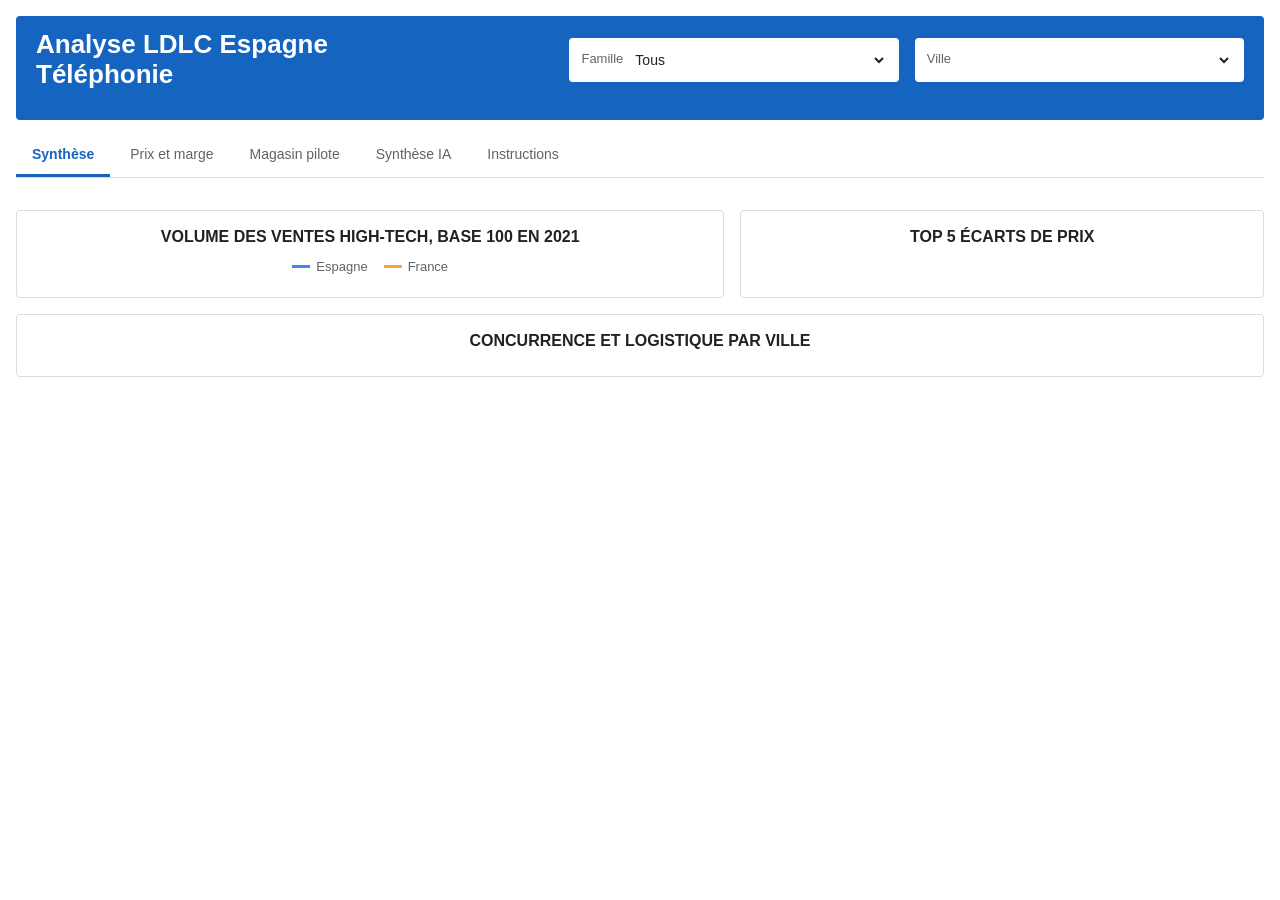
<file: dashboard/template.html>
<!DOCTYPE html>
<html lang="fr">
<head>
<meta charset="utf-8">
<meta name="viewport" content="width=device-width, initial-scale=1">
<title>Analyse LDLC Espagne</title>
<style>
:root{
  --blue:#1565c0; --s1:#4285f4; --s2:#f4a340; --ink:#202124; --ink-2:#5f6368; --line:#dadce0; --soft:#f1f3f4;
  --good:#188038; --bad:#d93025; --warn:#b06000;
}
*{box-sizing:border-box}
body{margin:0;background:#fff;color:var(--ink);font:14px/1.45 Arial,Helvetica,sans-serif}
.wrap{max-width:1280px;margin:0 auto;padding:16px}

/* bandeau */
.band{background:var(--blue);color:#fff;border-radius:4px;padding:14px 20px;display:grid;grid-template-columns:minmax(220px,1.1fr) repeat(2,minmax(150px,.7fr));gap:16px;align-items:center}
.band h1{margin:0;font-size:26px;line-height:1.15;font-weight:700}
.f{background:#fff;color:var(--ink);border-radius:4px;padding:4px 12px;display:flex;align-items:center;gap:8px;height:44px}
.f span{color:var(--ink-2);font-size:13px;white-space:nowrap}
.f select{flex:1;min-width:0;border:0;background:transparent;font:inherit;color:var(--ink);height:100%;cursor:pointer}
.band .date{grid-column:1/-1;text-align:right;font-size:12px;margin-top:-8px}
.tabs{display:flex;gap:4px;margin:14px 0 4px;border-bottom:1px solid var(--line);overflow-x:auto}
.tabs button{border:0;background:none;font:inherit;font-size:14px;color:var(--ink-2);padding:10px 16px;cursor:pointer;border-bottom:3px solid transparent;white-space:nowrap}
.tabs button:hover{color:var(--ink)}
.tabs button[aria-selected=true]{color:var(--blue);border-bottom-color:var(--blue);font-weight:700}
:focus-visible{outline:2px solid var(--blue);outline-offset:2px}

/* cartes KPI */
.cards{display:grid;grid-template-columns:repeat(4,minmax(0,1fr));gap:16px;margin-top:16px}
.card{border:1px solid var(--line);border-radius:4px;padding:14px 12px;text-align:center}
.card .t{font-size:16px}
.card .v{font-size:38px;font-weight:700;line-height:1.15;margin:2px 0}
.card .d{font-size:15px}
.d.good{color:var(--good)}.d.bad{color:var(--bad)}.d.flat{color:var(--ink-2)}
.d i{display:inline-block;width:0;height:0;border-left:5px solid transparent;border-right:5px solid transparent;margin-right:6px;vertical-align:1px}
.d.up i{border-bottom:8px solid currentColor}.d.down i{border-top:8px solid currentColor}

/* blocs */
.row{display:grid;gap:16px;margin-top:16px}
.r2{grid-template-columns:minmax(0,1.15fr) minmax(0,.85fr)}
.r2e{grid-template-columns:repeat(2,minmax(0,1fr))}
.box{border:1px solid var(--line);border-radius:4px;padding:14px 16px;min-width:0}
.box h2{margin:0 0 10px;font-size:16px;font-weight:700;text-align:center;text-transform:uppercase}
.legend{display:flex;gap:16px;justify-content:center;font-size:13px;color:var(--ink-2);margin-bottom:6px}
.legend i{display:inline-block;width:18px;height:3px;margin-right:6px;vertical-align:3px}
.legend i.sq{width:10px;height:10px;border-radius:2px;vertical-align:-1px}
.chart svg{display:block;max-width:100%;height:auto;overflow:visible}
.axis text{fill:var(--ink-2);font-size:12px}
.lbl{fill:var(--ink);font-size:12px}
.gridline{stroke:var(--soft)}
.refline{stroke:var(--ink-2);stroke-dasharray:4 4}
.refnote{fill:var(--ink-2);font-size:11px}
.muted{color:var(--ink-2)}

/* tableaux */
table{border-collapse:collapse;width:100%;font-size:13.5px}
thead th{background:var(--blue);color:#fff;font-weight:700;text-align:center;padding:9px 8px;white-space:nowrap}
thead th:first-child{text-align:left}
td{padding:9px 8px;border-bottom:1px solid var(--line);text-align:center;vertical-align:top}
td:first-child{text-align:left}
tbody tr:last-child td{border-bottom:0}
.tw{overflow-x:auto}
.neg{color:var(--bad)}.pos{color:var(--good)}

/* page pilote */
.sim{display:grid;grid-template-columns:minmax(250px,320px) minmax(0,1fr);gap:16px;margin-top:16px}
.ctl{margin-bottom:14px}
.ctl label{display:flex;justify-content:space-between;gap:8px;font-size:14px}
.ctl label b{font-weight:700}
.ctl .n{font-size:12px;color:var(--ink-2);margin-top:2px}
input[type=range]{width:100%;accent-color:var(--blue)}
.iabar{display:flex;gap:10px;align-items:center;justify-content:center;flex-wrap:wrap}
.iabtn{background:var(--blue);color:#fff;border:0;border-radius:4px;padding:10px 18px;font:inherit;font-weight:700;cursor:pointer}
.iabtn:disabled{opacity:.55;cursor:default}
.iast{color:var(--ink-2);font-size:13px}
.iaout{white-space:pre-wrap;line-height:1.6;max-width:900px;margin:16px auto 0;min-height:40px}
button.ghost{background:#fff;color:var(--ink-2);border:1px solid var(--line);border-radius:4px;padding:8px 12px;font:inherit;cursor:pointer}
button.ghost:hover{color:var(--ink);border-color:var(--ink-2)}

/* page instructions */
.ins{max-width:900px;margin:8px auto 0}
.ins h2{font-size:18px;margin:28px 0 8px;color:var(--blue)}
.ins p,.ins li{margin:0 0 6px}
.ins ul{margin:0;padding-left:20px}
.ins .box{margin-top:8px}

#tip{position:fixed;pointer-events:none;background:#202124;color:#fff;border-radius:4px;padding:8px 10px;font-size:12.5px;opacity:0;transition:opacity .1s;max-width:260px;z-index:10}
#tip b{display:block;margin-bottom:2px}
.page[hidden]{display:none}

@media (max-width:900px){
  .band{grid-template-columns:1fr}
  .band .date{margin-top:0;text-align:left}
  .cards{grid-template-columns:repeat(2,minmax(0,1fr))}
  .r2,.r2e,.sim{grid-template-columns:1fr}
  .card .v{font-size:30px}
  .wrap{padding:10px}
}
@media (prefers-reduced-motion:reduce){*{transition:none!important}}
</style>
</head>
<body>
<div class="wrap">
<header class="band">
  <h1>Analyse LDLC Espagne<br>Téléphonie</h1>
  <label class="f"><span>Famille</span><select id="fFamille" aria-label="Famille"><option>Tous</option><option>Apple</option><option>Android</option></select></label>
  <label class="f"><span>Ville</span><select id="fVille" aria-label="Ville"></select></label>
  <div class="date" id="date"></div>
</header>
<nav class="tabs" role="tablist" id="tabs">
  <button role="tab" data-p="synthese" aria-selected="true">Synthèse</button>
  <button role="tab" data-p="prix" aria-selected="false">Prix et marge</button>
  <button role="tab" data-p="pilote" aria-selected="false">Magasin pilote</button>
  <button role="tab" data-p="ia" aria-selected="false">Synthèse IA</button>
  <button role="tab" data-p="instructions" aria-selected="false">Instructions</button>
</nav>

<main>
<section class="page" id="p-synthese">
  <div class="cards" id="cards"></div>
  <div class="row r2">
    <div class="box">
      <h2>Volume des ventes high-tech, base 100 en 2021</h2>
      <div class="legend"><span><i style="background:var(--s1)"></i>Espagne</span><span><i style="background:var(--s2)"></i>France</span></div>
      <div class="chart" id="chartMarche"></div>
    </div>
    <div class="box">
      <h2>Top 5 écarts de prix</h2>
      <div class="tw"><table id="tabTop"></table></div>
    </div>
  </div>
  <div class="row"><div class="box"><h2>Concurrence et logistique par ville</h2><div class="tw"><table id="tabVilles"></table></div></div></div>
</section>

<section class="page" id="p-prix" hidden>
  <div class="row r2e">
    <div class="box">
      <h2>Indice de prix Espagne / France</h2>
      <div class="legend"><span><i class="sq" style="background:var(--s1)"></i>Apple</span><span><i class="sq" style="background:var(--s2)"></i>Android</span></div>
      <div class="chart" id="chartIndice"></div>
    </div>
    <div class="box">
      <h2>Marge si alignement</h2>
      <div class="legend"><span><i class="sq" style="background:var(--s1)"></i>Apple</span><span><i class="sq" style="background:var(--s2)"></i>Android</span></div>
      <div class="chart" id="chartMarge"></div>
    </div>
  </div>
</section>

<section class="page" id="p-pilote" hidden>
  <div class="cards" id="simCards"></div>
  <div class="sim">
    <div class="box"><h2>Hypothèses</h2><div id="controls"></div></div>
    <div style="display:grid;gap:16px;align-content:start;min-width:0">
      <div class="box"><h2>CA au point mort selon le loyer</h2><div class="chart" id="chartLoyer"></div></div>
      <div class="box"><h2>Compte de résultat au point mort</h2><div class="tw"><table id="tabPnl"></table></div></div>
    </div>
  </div>
</section>

<section class="page" id="p-ia" hidden>
  <div class="row"><div class="box">
    <h2>Synthèse IA</h2>
    <div class="iabar"><button class="iabtn" id="btnIA">Générer la synthèse</button><button class="ghost" id="btnCopy" hidden>Copier</button><span class="iast" id="iaStatus"></span></div>
    <div class="iaout" id="iaOut"></div>
  </div></div>
</section>

<section class="page ins" id="p-instructions" hidden>
  <h2>Question</h2>
  <p>Ouvrir des magasins LDLC en Espagne, sur la téléphonie, est-il réalisable et rentable ?</p>
  <h2>Définitions</h2>
  <ul>
    <li><b>Indice de prix</b> : prix HT du concurrent espagnol / prix HT de LDLC France × 100. Sous 100, l'Espagne est moins chère. Modèles appariés par marque, modèle, capacité et RAM.</li>
    <li><b>Marge si alignement</b> : (prix HT espagnol − coût d'achat estimé) / prix HT espagnol, avec coût d'achat = prix HT France × (1 − marge brute du groupe).</li>
    <li><b>Point mort</b> : CA HT qui couvre le loyer et le personnel, soit charges fixes / (marge brute − autres charges variables).</li>
    <li><b>Part de marché requise</b> : CA au point mort / marché téléphonie de la ville, au prorata de la population.</li>
  </ul>
  <h2>Synthèse IA</h2>
  <p>Claude lit les chiffres du dashboard et les réglages du magasin pilote, puis rédige une synthèse Go/No-Go en quatre parties (constats, recommandation, limites, données à collecter). Consigne : n'utiliser que ces chiffres et signaler les hypothèses. Disponible dans la version publiée sur claude.ai.</p>
  <h2>Seuils de décision</h2>
  <ul><li>Indice de prix d'au moins 95.</li><li>Marge si alignement d'au moins 22 %.</li><li>Part de marché requise d'au plus 1 % (repère à discuter).</li></ul>
  <h2>Limites</h2>
  <ul id="limites"></ul>
  <h2>Les 11 KPIs</h2>
  <div class="box tw"><table id="tabKpis"></table></div>
  <h2>Hypothèses et sources</h2>
  <div class="box tw"><table id="tabHyp"></table></div>
  <h2>Journal de collecte</h2>
  <div class="box tw" id="journalWrap"><table id="tabJournal"></table></div>
  <p class="muted" style="margin-top:20px">Code et données : github.com/Chab-algo/LDLC-data. Équipe : Georges Do Xuan, Thomas Lefevbre, Benjamin Chabani, Rubens Le Scao.</p>
</section>
</main>
</div>
<div id="tip" role="tooltip"></div>

<script>
const DATA = /*__DATA__*/null;

/* ---------- utilitaires ---------- */
const $ = s => document.querySelector(s);
const NS = "http://www.w3.org/2000/svg";
const ND = "n.d.";
const fmt0 = n => n == null || isNaN(n) ? ND : Math.round(n).toLocaleString("fr-FR");
const fmt1 = n => n == null || isNaN(n) ? ND : n.toLocaleString("fr-FR",{minimumFractionDigits:1,maximumFractionDigits:1});
const pct = (n,d=1) => n == null || isNaN(n) ? ND : (n*100).toLocaleString("fr-FR",{minimumFractionDigits:d,maximumFractionDigits:d}) + " %";
const sgn = (n,s) => (n > 0 ? "+" : "") + s;
const eur = n => n == null || isNaN(n) ? ND : (Math.abs(n) >= 1e6 ? fmt1(n/1e6).replace(/,0$/,"") + " M€" : Math.abs(n) >= 1e4 ? fmt0(n/1e3) + " k€" : fmt0(n) + " €");
const el = (tag, attrs={}, parent) => { const e = document.createElementNS(NS, tag); for (const k in attrs) e.setAttribute(k, attrs[k]); if (parent) parent.appendChild(e); return e; };
const h = (tag, props={}, kids=[]) => { const e = document.createElement(tag); Object.assign(e, props); for (const k of [].concat(kids)) if (k!=null) e.append(k); return e; };
const famColor = f => f === "Apple" ? "var(--s1)" : "var(--s2)";
const tip = $("#tip");
function showTip(ev, html){ tip.innerHTML = html; tip.style.opacity = 1; const r = tip.getBoundingClientRect(); let x = ev.clientX + 14, y = ev.clientY + 14; if (x + r.width > innerWidth - 8) x = ev.clientX - r.width - 14; if (y + r.height > innerHeight - 8) y = ev.clientY - r.height - 14; tip.style.left = x + "px"; tip.style.top = y + "px"; }
function hideTip(){ tip.style.opacity = 0; }
const esc = s => String(s ?? "").replace(/[&<>"]/g, c => ({"&":"&amp;","<":"&lt;",">":"&gt;",'"':"&quot;"}[c]));
const cls = n => n < 0 ? "neg" : n > 0 ? "pos" : "";

/* ---------- données ---------- */
const M = {};
for (const r of DATA.marche) { (M[r.indicateur] ??= {}); (M[r.indicateur][r.pays] ??= {}); M[r.indicateur][r.pays][r.annee] = r; }
const last = (ind, pays) => { const o = M[ind]?.[pays]; if (!o) return null; const y = Math.max(...Object.keys(o).map(Number)); return o[y]; };
const HYP = Object.fromEntries(DATA.hypotheses.map(r => [r.parametre, r]));
const SYN = Object.fromEntries(DATA.indice_synthese.map(r => [r.perimetre, r]));
const margeByModel = Object.fromEntries(DATA.marge_si_alignement.map(r => [r.modele, r.marge_si_alignement]));
const avg = a => a.length ? a.reduce((s,x)=>s+x,0)/a.length : NaN;
const popES = last("population_1er_janvier","ES");
const marcheTel = last("marche_telephonie","ES");
const G474 = p => Object.values(M["eurostat_VOL_SLS_G474_I21_CA"]?.[p] ?? {}).map(r => ({annee:r.annee, v:r.valeur})).sort((a,b)=>a.annee-b.annee);
function growth(p){ const s = G474(p); if (s.length < 2) return null; const a = s[s.length-2], b = s[s.length-1]; return {annee:b.annee, g:b.v/a.v-1}; }

/* ---------- filtres ---------- */
const F = {famille:"Tous", ville:"Toutes"};
const inFam = r => F.famille === "Tous" || r.famille === F.famille;
const villeSim = () => F.ville !== "Toutes" ? F.ville : (DATA.densite.find(r => r.ville === "Barcelona") ? "Barcelona" : DATA.densite[0]?.ville);
const idxF = () => SYN[F.famille === "Tous" ? "Tous modèles" : F.famille]?.indice;
const margeF = () => avg(DATA.marge_si_alignement.filter(inFam).map(r => r.marge_si_alignement));

/* ---------- cartes KPI ---------- */
function card(t, v, d, dir, tone){
  return h("div",{className:"card"},[h("div",{className:"t",textContent:t}),h("div",{className:"v",textContent:v}),
    h("div",{className:"d " + tone + " " + dir},[dir==="flat" ? null : h("i"), d])]);
}
function drawCards(){
  const ix = idxF(), mg = margeF(), gE = growth("ES"), gF = growth("FR"), r = calcSim();
  const box = $("#cards"); box.innerHTML = "";
  box.append(
    card("Indice prix ES/FR", fmt1(ix), `${fmt1(ix-100)} % vs France`, ix < 100 ? "down" : "up", ix < 100 ? "bad" : "good"),
    card(F.famille === "Tous" ? "Marge si alignement" : `Marge ${F.famille} si alignement`, pct(mg), `${fmt1((mg-0.22)*100)} pts vs seuil 22 %`, mg < 0.22 ? "down" : "up", mg < 0.22 ? "bad" : "good"),
    card(`Croissance high-tech ${gE?.annee ?? ""}`, gE ? sgn(gE.g, pct(gE.g)) : ND, gE && gF ? `${sgn(gE.g-gF.g, fmt1((gE.g-gF.g)*100))} pts vs France` : "", gE && gF && gE.g >= gF.g ? "up" : "down", gE && gF && gE.g >= gF.g ? "good" : "bad"),
    card(`CA point mort ${villeSim()}`, eur(r.ca), r.part != null ? `${pct(r.part,2)} du marché vs 1 % visé` : "", r.part != null && r.part > 0.01 ? "up" : "down", r.part != null && r.part > 0.01 ? "bad" : "good")
  );
}

/* ---------- graphiques ---------- */
function hbar(container, rows, {label, value, color, domain, ref, fmt, tipHtml, refLabel}){
  const box = $(container); box.innerHTML = "";
  if (!rows.length){ box.innerHTML = '<p class="muted">Aucune donnée pour ce filtre.</p>'; return; }
  const W = Math.max(300, box.clientWidth || 500);
  const narrow = W < 520, lab0 = label;
  if (narrow) label = r => lab0(r).replace(/ 5G/, "").replace(/ Go$/, "");
  const lw = Math.min(W * 0.46, Math.max(...rows.map(r => label(r).length)) * 6.6 + 16), rh = 28, top = 24, bottom = 24, right = 44, H = top + rows.length * rh + bottom;
  const svg = el("svg", {viewBox:`0 0 ${W} ${H}`, width:W, height:H, role:"img"}, box);
  const x = v => lw + (v - domain[0]) / (domain[1] - domain[0]) * (W - lw - right);
  const base = domain[0] < 0 ? 0 : domain[0];
  const nt = narrow ? 2 : 4, step = (domain[1]-domain[0]) / nt;
  const g = el("g", {class:"axis"}, svg);
  for (let i=0;i<=nt;i++){ const t = domain[0] + i*step; el("line",{x1:x(t),x2:x(t),y1:top,y2:H-bottom,class:"gridline"},g); const tx = el("text",{x:x(t),y:H-6,"text-anchor":"middle"},g); tx.textContent = fmt(t); }
  rows.forEach((r,i) => {
    const y = top + i*rh, v = value(r), x0 = x(base), pos = v >= base;
    const t = el("text",{x:lw-8,y:y+rh/2+4,"text-anchor":"end",class:"lbl"},svg); t.textContent = label(r);
    el("rect",{x:Math.min(x0, x(v)),y:y+5,width:Math.max(2, Math.abs(x(v) - x0)),height:rh-10,fill:color(r)},svg);
    const vt = el("text",{x:pos ? x(v)+6 : x0+6,y:y+rh/2+4,"text-anchor":"start",class:"lbl"},svg); vt.textContent = fmt(v);
    const hit = el("rect",{x:0,y:y,width:W,height:rh,fill:"transparent"},svg);
    hit.addEventListener("mousemove", ev => showTip(ev, tipHtml(r))); hit.addEventListener("mouseleave", hideTip);
  });
  if (ref != null){ el("line",{x1:x(ref),x2:x(ref),y1:top-6,y2:H-bottom,class:"refline"},svg); if (refLabel){ const rt = el("text",{x:x(ref),y:top-10,"text-anchor":"middle",class:"refnote"},svg); rt.textContent = refLabel; } }
  if (domain[0] < 0) el("line",{x1:x(0),x2:x(0),y1:top-6,y2:H-bottom,stroke:"#5f6368"},svg);
}
function drawPrix(){
  const rows = DATA.indice_prix.filter(inFam).sort((a,b) => a.indice_es_vs_fr - b.indice_es_vs_fr);
  hbar("#chartIndice", rows, {label:r=>r.modele, value:r=>r.indice_es_vs_fr, color:r=>famColor(r.famille), domain:[0,120], ref:100, refLabel:"parité", fmt:v=>fmt0(v),
    tipHtml:r=>`<b>${esc(r.modele)}</b>LDLC France : ${fmt1(r.prix_ttc_ldlc_fr)} € TTC<br>${esc(r.concurrent_es)} : ${fmt1(r.prix_ttc_es)} € TTC<br>Indice : ${fmt1(r.indice_es_vs_fr)}`});
  const mr = DATA.marge_si_alignement.filter(inFam).sort((a,b) => a.marge_si_alignement - b.marge_si_alignement);
  const vals = mr.map(r => r.marge_si_alignement), mn = Math.min(-0.2, ...vals), mx = Math.max(0.3, ...vals);
  hbar("#chartMarge", mr, {label:r=>r.modele, value:r=>r.marge_si_alignement, color:r=>famColor(r.famille), domain:[Math.floor(mn*20)/20, Math.ceil(mx*20)/20], ref:0.22, refLabel:"seuil 22 %", fmt:v=>pct(v,0),
    tipHtml:r=>`<b>${esc(r.modele)}</b>Prix HT espagnol : ${fmt1(r.prix_ht_es)} €<br>Coût d'achat estimé : ${fmt1(r.cout_achat_estime_ht)} €<br>Marge : ${pct(r.marge_si_alignement)}`});
}
function drawMarche(){
  const box = $("#chartMarche"); box.innerHTML = "";
  const es = G474("ES").filter(r=>r.annee>=2021), fr = G474("FR").filter(r=>r.annee>=2021);
  if (!es.length){ box.innerHTML = '<p class="muted">Série Eurostat pas encore collectée.</p>'; return; }
  const W = Math.max(300, box.clientWidth || 600), H = 250, L = 36, R = 24, T = 20, B = 28;
  const yrs = [...new Set([...es,...fr].map(r=>r.annee))].sort();
  const vals = [...es,...fr].map(r=>r.v), ymin = Math.floor(Math.min(90,...vals)/10)*10, ymax = Math.ceil(Math.max(...vals)/10)*10 + 10;
  const x = a => L + (a - yrs[0]) / Math.max(1, yrs[yrs.length-1]-yrs[0]) * (W-L-R), y = v => T + (1-(v-ymin)/(ymax-ymin))*(H-T-B);
  const svg = el("svg",{viewBox:`0 0 ${W} ${H}`,width:W,height:H,role:"img"},box), g = el("g",{class:"axis"},svg);
  for (let v = ymin; v <= ymax; v += Math.max(10, Math.round((ymax-ymin)/4/10)*10)){ el("line",{x1:L,x2:W-R,y1:y(v),y2:y(v),class:"gridline"},g); const t = el("text",{x:L-6,y:y(v)+4,"text-anchor":"end"},g); t.textContent = v; }
  for (const a of yrs){ const t = el("text",{x:x(a),y:H-8,"text-anchor":"middle"},g); t.textContent = a; }
  for (const [ser, col, dy] of [[fr,"var(--s2)",18],[es,"var(--s1)",-10]]){
    el("path",{d:ser.map((r,i)=>(i?"L":"M")+x(r.annee)+","+y(r.v)).join(""),fill:"none",stroke:col,"stroke-width":2.5},svg);
    for (const r of ser){ el("circle",{cx:x(r.annee),cy:y(r.v),r:3.5,fill:col},svg); if (ser === fr && es.find(e => e.annee === r.annee && e.v === r.v)) continue; const t = el("text",{x:x(r.annee),y:y(r.v)+dy,"text-anchor":"middle",class:"lbl",fill:col},svg); t.textContent = fmt1(r.v); }
  }
  const hit = el("rect",{x:L,y:T,width:W-L-R,height:H-T-B,fill:"transparent"},svg);
  hit.addEventListener("mousemove", ev => { const b = svg.getBoundingClientRect(); const lx = (ev.clientX-b.left)*W/b.width; const a = yrs.reduce((p,c)=>Math.abs(x(c)-lx)<Math.abs(x(p)-lx)?c:p); const e = es.find(r=>r.annee===a), f = fr.find(r=>r.annee===a); showTip(ev, `<b>${a}</b>Espagne : ${e?fmt1(e.v):ND}<br>France : ${f?fmt1(f.v):ND}`); });
  hit.addEventListener("mouseleave", hideTip);
}

/* ---------- tableaux de la synthèse ---------- */
function drawTop(){
  const t = $("#tabTop"); t.innerHTML = "";
  t.append(h("thead",{},h("tr",{},[h("th",{textContent:"Modèle"}),h("th",{textContent:"Indice"}),h("th",{textContent:"Marge"})])));
  const tb = h("tbody"); t.append(tb);
  const rows = DATA.indice_prix.filter(inFam).sort((a,b)=>a.indice_es_vs_fr-b.indice_es_vs_fr).slice(0,5);
  for (const r of rows){ const m = margeByModel[r.modele]; tb.append(h("tr",{},[h("td",{textContent:r.modele}),h("td",{textContent:fmt1(r.indice_es_vs_fr)}),h("td",{className:cls(m < 0 ? -1 : 0),textContent:pct(m)})])); }
}
function drawVilles(){
  const t = $("#tabVilles"); t.innerHTML = "";
  t.append(h("thead",{},h("tr",{},[h("th",{textContent:"Ville"}),h("th",{textContent:"Population"}),h("th",{textContent:"Points de vente"}),h("th",{textContent:"Pour 100 000 hab."}),h("th",{textContent:"Hub le plus proche"}),h("th",{textContent:"Route (km)"})])));
  const tb = h("tbody"); t.append(tb);
  const rows = DATA.densite.filter(r => F.ville === "Toutes" || r.ville === F.ville).sort((a,b)=>(b.population||0)-(a.population||0));
  for (const r of rows) tb.append(h("tr",{},[h("td",{textContent:r.ville}),h("td",{textContent:fmt0(r.population)}),h("td",{textContent:fmt0(r.nb_points_de_vente)}),h("td",{textContent:fmt1(r.points_de_vente_pour_100k_hab)}),h("td",{textContent:r.hub_le_plus_proche ?? ND}),h("td",{textContent:fmt0(r.distance_route_km)})]));
}

/* ---------- magasin pilote ---------- */
const SIM = {
  surface_m2:{lab:"Surface",min:80,max:300,step:10,unit:"m²"},
  loyer_eur_m2_mois:{lab:"Loyer",min:10,max:300,step:5,unit:"€/m²/mois"},
  etp:{lab:"Effectif",min:2,max:10,step:1,unit:"ETP"},
  salaire_brut_annuel_eur:{lab:"Salaire brut annuel",min:17094,max:36000,step:250,unit:"€"},
  taux_charges_patronales:{lab:"Charges patronales",min:0.25,max:0.36,step:0.005,unit:"%"},
  taux_marge_brute:{lab:"Marge brute",min:0.05,max:0.30,step:0.005,unit:"%"},
  autres_charges_pct_ca:{lab:"Autres charges variables",min:0,max:0.12,step:0.005,unit:"% du CA"},
};
const S = {}; for (const k in SIM) S[k] = Number(HYP[k].valeur);
function fmtParam(k,v){ const u = SIM[k].unit; return u.startsWith("%") ? pct(v,1) + u.slice(1) : fmt0(v) + " " + u; }
function buildControls(){
  const c = $("#controls"); c.innerHTML = "";
  for (const k in SIM){
    const cfg = SIM[k], b = h("b",{textContent:fmtParam(k,S[k])});
    const inp = h("input",{type:"range",min:cfg.min,max:cfg.max,step:cfg.step,value:S[k]}); inp.setAttribute("aria-label", cfg.lab);
    inp.oninput = () => { S[k] = Number(inp.value); b.textContent = fmtParam(k,S[k]); updateSim(); drawCards(); };
    c.append(h("div",{className:"ctl",title:HYP[k].source},[h("label",{},[h("span",{textContent:cfg.lab}),b]),inp,h("div",{className:"n",textContent:HYP[k].statut})]));
  }
  c.append(h("button",{className:"ghost",textContent:"Réinitialiser",onclick:()=>{for(const k in SIM) S[k]=Number(HYP[k].valeur); buildControls(); updateSim(); drawCards();}}));
}
function calcSim(p = S){
  const loyer = p.surface_m2 * p.loyer_eur_m2_mois * 12;
  const personnel = p.etp * p.salaire_brut_annuel_eur * (1 + p.taux_charges_patronales);
  const fixes = loyer + personnel, contrib = p.taux_marge_brute - p.autres_charges_pct_ca;
  const ca = contrib > 0 ? fixes / contrib : NaN;
  const popV = DATA.densite.find(r => r.ville === villeSim())?.population;
  const marcheVille = (marcheTel && popES && popV) ? marcheTel.valeur * 1e6 * popV / popES.valeur : null;
  return {loyer, personnel, fixes, contrib, ca, marcheVille, part: marcheVille ? ca / marcheVille : null};
}
function updateSim(){
  const r = calcSim();
  const box = $("#simCards"); box.innerHTML = "";
  box.append(
    card("CA point mort", eur(r.ca), `${eur(r.fixes)} de charges fixes`, "flat", "flat"),
    card("Charges fixes", eur(r.fixes), `loyer ${eur(r.loyer)}`, "flat", "flat"),
    card(`Marché ${villeSim()}`, r.marcheVille ? eur(r.marcheVille) : ND, "téléphonie, au prorata", "flat", "flat"),
    card("Part de marché requise", r.part != null ? pct(r.part,2) : ND, r.part != null ? `${fmt1((r.part-0.01)*100)} pts vs 1 % visé` : "", r.part != null && r.part > 0.01 ? "up" : "down", r.part != null && r.part > 0.01 ? "bad" : "good")
  );
  drawLoyerCurve();
  const t = $("#tabPnl"); t.innerHTML = "";
  t.append(h("thead",{},h("tr",{},[h("th",{textContent:"Poste"}),h("th",{textContent:"Valeur"})])));
  const tb = h("tbody"); t.append(tb);
  for (const [a,v] of [["Loyer annuel",r.loyer],["Personnel (salaires et charges)",r.personnel],["Charges fixes",r.fixes],["Taux de contribution",r.contrib],["CA HT au point mort",r.ca]])
    tb.append(h("tr",{},[h("td",{textContent:a}),h("td",{textContent:a.startsWith("Taux") ? pct(v) : eur(v)})]));
}
function drawLoyerCurve(){
  const box = $("#chartLoyer"); box.innerHTML = "";
  const W = Math.max(300, box.clientWidth || 600), H = 220, L = 58, R = 16, T = 12, B = 30;
  const xs = []; for (let l = 10; l <= 300; l += 5) xs.push(l);
  const pts = xs.map(l => ({l, ca: calcSim({...S, loyer_eur_m2_mois:l}).ca}));
  const ymax = Math.max(...pts.map(p => p.ca).filter(isFinite)) * 1.08 || 1;
  const x = l => L + (l - 10) / 290 * (W - L - R), y = v => T + (1 - v / ymax) * (H - T - B);
  const svg = el("svg",{viewBox:`0 0 ${W} ${H}`,width:W,height:H,role:"img"},box), g = el("g",{class:"axis"},svg);
  for (let i=0;i<=4;i++){ const v = ymax*i/4; el("line",{x1:L,x2:W-R,y1:y(v),y2:y(v),class:"gridline"},g); const t = el("text",{x:L-6,y:y(v)+4,"text-anchor":"end"},g); t.textContent = eur(v); }
  for (const l of [10,50,100,150,200,250,300]){ const t = el("text",{x:x(l),y:H-8,"text-anchor":"middle"},g); t.textContent = l; }
  if (pts.every(p => isFinite(p.ca))) el("path",{d:pts.map((p,i)=>(i?"L":"M")+x(p.l)+","+y(p.ca)).join(""),fill:"none",stroke:"var(--s1)","stroke-width":2.5},svg);
  const cur = calcSim();
  if (isFinite(cur.ca)) el("circle",{cx:x(S.loyer_eur_m2_mois),cy:y(cur.ca),r:5,fill:"var(--s1)",stroke:"#fff","stroke-width":2},svg);
  const hit = el("rect",{x:L,y:T,width:W-L-R,height:H-T-B,fill:"transparent"},svg);
  hit.addEventListener("mousemove", ev => { const b = svg.getBoundingClientRect(); const lx = (ev.clientX - b.left) * W / b.width; const l = Math.round(Math.max(10,Math.min(300,10 + (lx - L)/(W-L-R)*290))/5)*5; showTip(ev, `<b>Loyer ${l} €/m²/mois</b>CA au point mort : ${eur(calcSim({...S, loyer_eur_m2_mois:l}).ca)}`); });
  hit.addEventListener("mouseleave", hideTip);
}

/* ---------- page instructions ---------- */
const tagTone = st => /partiel|estim|proxy|simul|à refaire|à collecter|1 enseigne|en attente|hypoth/i.test(st) ? "var(--warn)" : "var(--good)";
const sensMarge = (m, fam) => avg(DATA.indice_prix.filter(r => r.famille === fam).map(r => 1 - r.prix_ht_ldlc_fr * (1 - m) / r.prix_ht_es));
function drawInstructions(){
  $("#limites").innerHTML = "";
  for (const l of ["Deux enseignes espagnoles relevées (PcComponentes, MediaMarkt), 11 modèles, relevés des 12 et 13/11 : pas d'historique. Amazon.es, Fnac et El Corte Inglés bloquent la lecture automatique.","Prix MediaMarkt lus sur les pages de liste (fiches produit bloquées) ; PcComponentes : deux Redmi vendus par un vendeur marketplace.",`Marge téléphonie de LDLC non publiée : marge brute du groupe utilisée (24,5 %). Estimation d'un distributeur sur smartphones : 10 à 20 %. À 15 %, marge si alignement : Apple ${pct(sensMarge(0.15,"Apple"))}, Android ${pct(sensMarge(0.15,"Android"))}.`,"Loyer : médiane de 3 annonces de centres commerciaux à Barcelone, échantillon très petit.","Concurrence : OpenStreetMap est incomplet.","KPI 11 : le taux d'éligibilité n'est pas mesuré sur les 391 références du catalogue LDLC."]) $("#limites").append(h("li",{textContent:l}));
  const d = DATA.densite.filter(r=>r.points_de_vente_pour_100k_hab!=null), bcn = DATA.densite.find(r=>r.ville==="Barcelona"), ge = growth("ES"), gf = growth("FR");
  const kp = [
    ["1","Croissance du secteur", ge ? `Espagne ${sgn(ge.g,pct(ge.g))}, France ${sgn(gf.g,pct(gf.g))} (${ge.annee}, volume, Eurostat G474)` : ND,"collecté"],
    ["2","Part de marché de LDLC en France","environ 1,4 % (tous biens techniques)","estimé"],
    ["3","Part de marché du leader espagnol","MediaMarkt 21,5 % (2023-2024)","sourcé"],
    ["4","Indice de prix Espagne / France",`${fmt1(SYN["Tous modèles"]?.indice)} (Apple ${fmt1(SYN.Apple?.indice)}, Android ${fmt1(SYN.Android?.indice)})`,"collecté, 2 enseignes"],
    ["5","Marge post-taxe si alignement",`Apple ${pct(avg(DATA.marge_si_alignement.filter(r=>r.famille==="Apple").map(r=>r.marge_si_alignement)))}, Android ${pct(avg(DATA.marge_si_alignement.filter(r=>r.famille==="Android").map(r=>r.marge_si_alignement)))}`,"simulé"],
    ["6","Densité concurrentielle", d.length ? `${d.length} villes, Barcelone ${fmt1(bcn?.points_de_vente_pour_100k_hab)} pour 100 000 hab.` : ND, d.length ? "collecté" : "à collecter"],
    ["7","Coût au m²", fmtParam("loyer_eur_m2_mois", Number(HYP.loyer_eur_m2_mois.valeur)) + " (annonces)","partiel"],
    ["8","Distance aux hubs", bcn?.distance_route_km ? `Barcelone ${fmt0(bcn.distance_route_km)} km depuis ${bcn.hub_le_plus_proche}` : ND, bcn?.distance_route_km ? "collecté" : "à collecter"],
    ["9","Taxes locales","TVA 21 % contre 20 %, canon digital " + Number(HYP.canon_digital_eur_par_mobile.valeur).toLocaleString("fr-FR",{minimumFractionDigits:2}) + " € par mobile","partiel"],
    ["10","Pénétration de la téléphonie","29,9 % du marché espagnol (2024)","sourcé"],
    ["11","% du catalogue éligible", DATA.eligibilite[0] ? `${fmt1(DATA.eligibilite[0].pct_eligible)} % : ${fmt0(DATA.eligibilite[0].nb_smartphones_ldlc_es)} smartphones sur ${fmt0(DATA.eligibilite[0].nb_smartphones_ldlc_fr)} du catalogue français déjà en ligne sur ldlc.com/es-es` : ND,"relevé, comparaison par marque"],
  ];
  const t = $("#tabKpis"); t.innerHTML = "";
  t.append(h("thead",{},h("tr",{},[h("th",{textContent:"#"}),h("th",{textContent:"KPI"}),h("th",{textContent:"Valeur"}),h("th",{textContent:"Statut"})])));
  const tb = h("tbody"); t.append(tb);
  for (const r of kp) tb.append(h("tr",{},[h("td",{textContent:r[0]}),h("td",{textContent:r[1]}),h("td",{textContent:r[2]}),h("td",{style:"color:"+tagTone(r[3]),textContent:r[3]})]));
  const th = $("#tabHyp"); th.innerHTML = "";
  th.append(h("thead",{},h("tr",{},[h("th",{textContent:"Paramètre"}),h("th",{textContent:"Valeur"}),h("th",{textContent:"Statut"}),h("th",{textContent:"Source"})])));
  const tb2 = h("tbody"); th.append(tb2);
  for (const r of DATA.hypotheses) tb2.append(h("tr",{},[h("td",{textContent:r.parametre}),h("td",{textContent:r.unite==="taux" ? pct(Number(r.valeur)) : fmt1(Number(r.valeur)).replace(/,0$/,"") + " " + r.unite}),h("td",{style:"color:"+tagTone(r.statut),textContent:r.statut}),h("td",{textContent:r.source})]));
  for (const r of DATA.marche.filter(r=>!String(r.source).startsWith("Eurostat"))) tb2.append(h("tr",{},[h("td",{textContent:`${r.indicateur} (${r.pays}, ${r.annee})`}),h("td",{textContent:r.unite==="taux" ? pct(Number(r.valeur)) : fmt0(Number(r.valeur)) + " " + r.unite}),h("td",{style:"color:"+tagTone(r.statut),textContent:r.statut}),h("td",{textContent:r.source})]));
  const tj = $("#tabJournal"); tj.innerHTML = "";
  if (!DATA.journal.length){ $("#journalWrap").hidden = true; return; }
  tj.append(h("thead",{},h("tr",{},[h("th",{textContent:"Collecte"}),h("th",{textContent:"Étape"}),h("th",{textContent:"Statut"}),h("th",{textContent:"Détail"})])));
  const tb3 = h("tbody"); tj.append(tb3);
  for (const r of DATA.journal) tb3.append(h("tr",{},[h("td",{textContent:r.date}),h("td",{textContent:r.etape}),h("td",{textContent:r.statut}),h("td",{textContent:r.detail ?? ""})]));
}

/* ---------- synthèse IA (Claude, via la capacité "sample" de l'artifact) ---------- */
let sampleFn = null, aborter = null;
function contexteIA(){
  const r = calcSim();
  const fam = f => DATA.marge_si_alignement.filter(x => x.famille === f).map(x => x.marge_si_alignement);
  return JSON.stringify({
    croissance_G474_volume_base100_2021: {Espagne: G474("ES").filter(x=>x.annee>=2021), France: G474("FR").filter(x=>x.annee>=2021)},
    indice_prix: DATA.indice_synthese,
    indice_par_modele: DATA.indice_prix.map(x => ({modele:x.modele, famille:x.famille, indice:x.indice_es_vs_fr})),
    marge_si_alignement_moyenne: {Apple: avg(fam("Apple")), Android: avg(fam("Android"))},
    hypothese_cout_achat: `prix HT France x (1 - ${HYP.taux_marge_brute.valeur}), marge du groupe appliquée à la téléphonie`,
    marche: DATA.marche.filter(m => !String(m.source).startsWith("Eurostat") || m.indicateur === "population_1er_janvier").map(m => ({indicateur:m.indicateur, pays:m.pays, annee:m.annee, valeur:m.valeur, unite:m.unite, statut:m.statut})),
    concurrence_par_ville: DATA.densite,
    catalogue_eligible: DATA.eligibilite,
    magasin_pilote: {ville: villeSim(), reglages: Object.fromEntries(Object.keys(SIM).map(k => [k, {valeur:S[k], statut:HYP[k]?.statut}])), ca_point_mort_ht: Math.round(r.ca), marche_telephonie_ville: r.marcheVille && Math.round(r.marcheVille), part_marche_necessaire: r.part},
    seuils: {indice_prix_min: 95, marge_si_alignement_min: 0.22, part_marche_max: 0.01}
  });
}
async function genIA(){
  if (!sampleFn) return;
  const out = $("#iaOut"), st = $("#iaStatus"), btn = $("#btnIA");
  aborter?.abort(); aborter = new AbortController();
  btn.disabled = true; st.textContent = "Claude rédige…"; out.textContent = "";
  const prompt = `Tu es analyste pour le comité exécutif du Groupe LDLC (125 magasins en France, CA 554,1 M€, marge brute 24,5 %, magasins espagnols ouverts en 2018 et fermés en 2020).
Question : ouvrir des magasins de téléphonie en Espagne est-il réalisable et rentable ?
Rédige en français, sans tiret long ni tiret en incise, 220 mots maximum, avec exactement ces quatre parties titrées :
1. Constats (3 points chiffrés)
2. Recommandation (Go, Go conditionnel ou No-Go en une phrase, puis la condition principale)
3. Ce qui fragilise l'analyse (2 limites)
4. Prochaines données à collecter (2)
Règles : utilise uniquement les chiffres du JSON ci-dessous et compare-les aux seuils fournis. Quand un chiffre vient d'une hypothèse ou d'un calcul de l'équipe, dis-le. N'invente aucun chiffre ni aucune source.
JSON :
${contexteIA()}`;
  try {
    const res = await sampleFn(prompt, {signal: aborter.signal, modelTier: "default", cache: false, onText: ({text}) => { out.textContent = text; }});
    out.textContent = res.text;
    st.textContent = `Générée le ${new Date().toLocaleString("fr-FR")} avec les réglages actuels.` + (res.truncated ? " Réponse tronquée." : "");
    $("#btnCopy").hidden = false;
  } catch (e) {
    if (e?.code === "not_granted") st.textContent = "Accès à Claude refusé pour cette page.";
    else if (e?.code === "rate_limited") st.textContent = "Trop de demandes, réessayez dans un moment.";
    else if (e?.name !== "AbortError") { st.textContent = "La génération a échoué : " + (e?.message || e); if (e?.text) out.textContent = e.text; }
  } finally { btn.disabled = false; }
}
$("#btnIA").onclick = genIA;
$("#btnCopy").onclick = async () => { try { await navigator.clipboard.writeText($("#iaOut").textContent); $("#iaStatus").textContent = "Copié."; } catch { $("#iaStatus").textContent = "Copie refusée par le navigateur."; } };
$("#btnIA").disabled = true; $("#iaStatus").textContent = "Connexion à Claude…";
(async () => {
  try { sampleFn = window.claude?.use ? await window.claude.use("sample") : null; } catch { sampleFn = null; }
  if (sampleFn) { $("#btnIA").disabled = false; $("#iaStatus").textContent = ""; }
  else { $("#btnIA").hidden = true; $("#iaStatus").textContent = "La synthèse IA fonctionne dans la version publiée sur claude.ai. Hors de claude.ai, lancer src/ai/synthese.py avec une clé d'API Claude."; }
})();

/* ---------- pages et rendu ---------- */
let page = "synthese";
function render(){
  if (page === "synthese"){ drawCards(); drawMarche(); drawTop(); drawVilles(); }
  else if (page === "prix") drawPrix();
  else if (page === "pilote"){ updateSim(); }
}
function show(p){
  page = p;
  document.querySelectorAll(".page").forEach(s => s.hidden = s.id !== "p-" + p);
  document.querySelectorAll("#tabs button").forEach(b => b.setAttribute("aria-selected", b.dataset.p === p));
  render();
}
$("#tabs").addEventListener("click", e => { const b = e.target.closest("button"); if (b) show(b.dataset.p); });
$("#fFamille").onchange = e => { F.famille = e.target.value; render(); };
$("#fVille").onchange = e => { F.ville = e.target.value; render(); };
$("#fVille").append(h("option",{textContent:"Toutes"}), ...DATA.densite.map(r => h("option",{value:r.ville,textContent:r.ville})));
$("#date").textContent = `Données du ${new Date(DATA.genere_le).toLocaleDateString("fr-FR")}`;
buildControls(); drawInstructions(); show("synthese");
let rt; addEventListener("resize", () => { clearTimeout(rt); rt = setTimeout(render, 150); });
</script>
</body>
</html>
</file>
